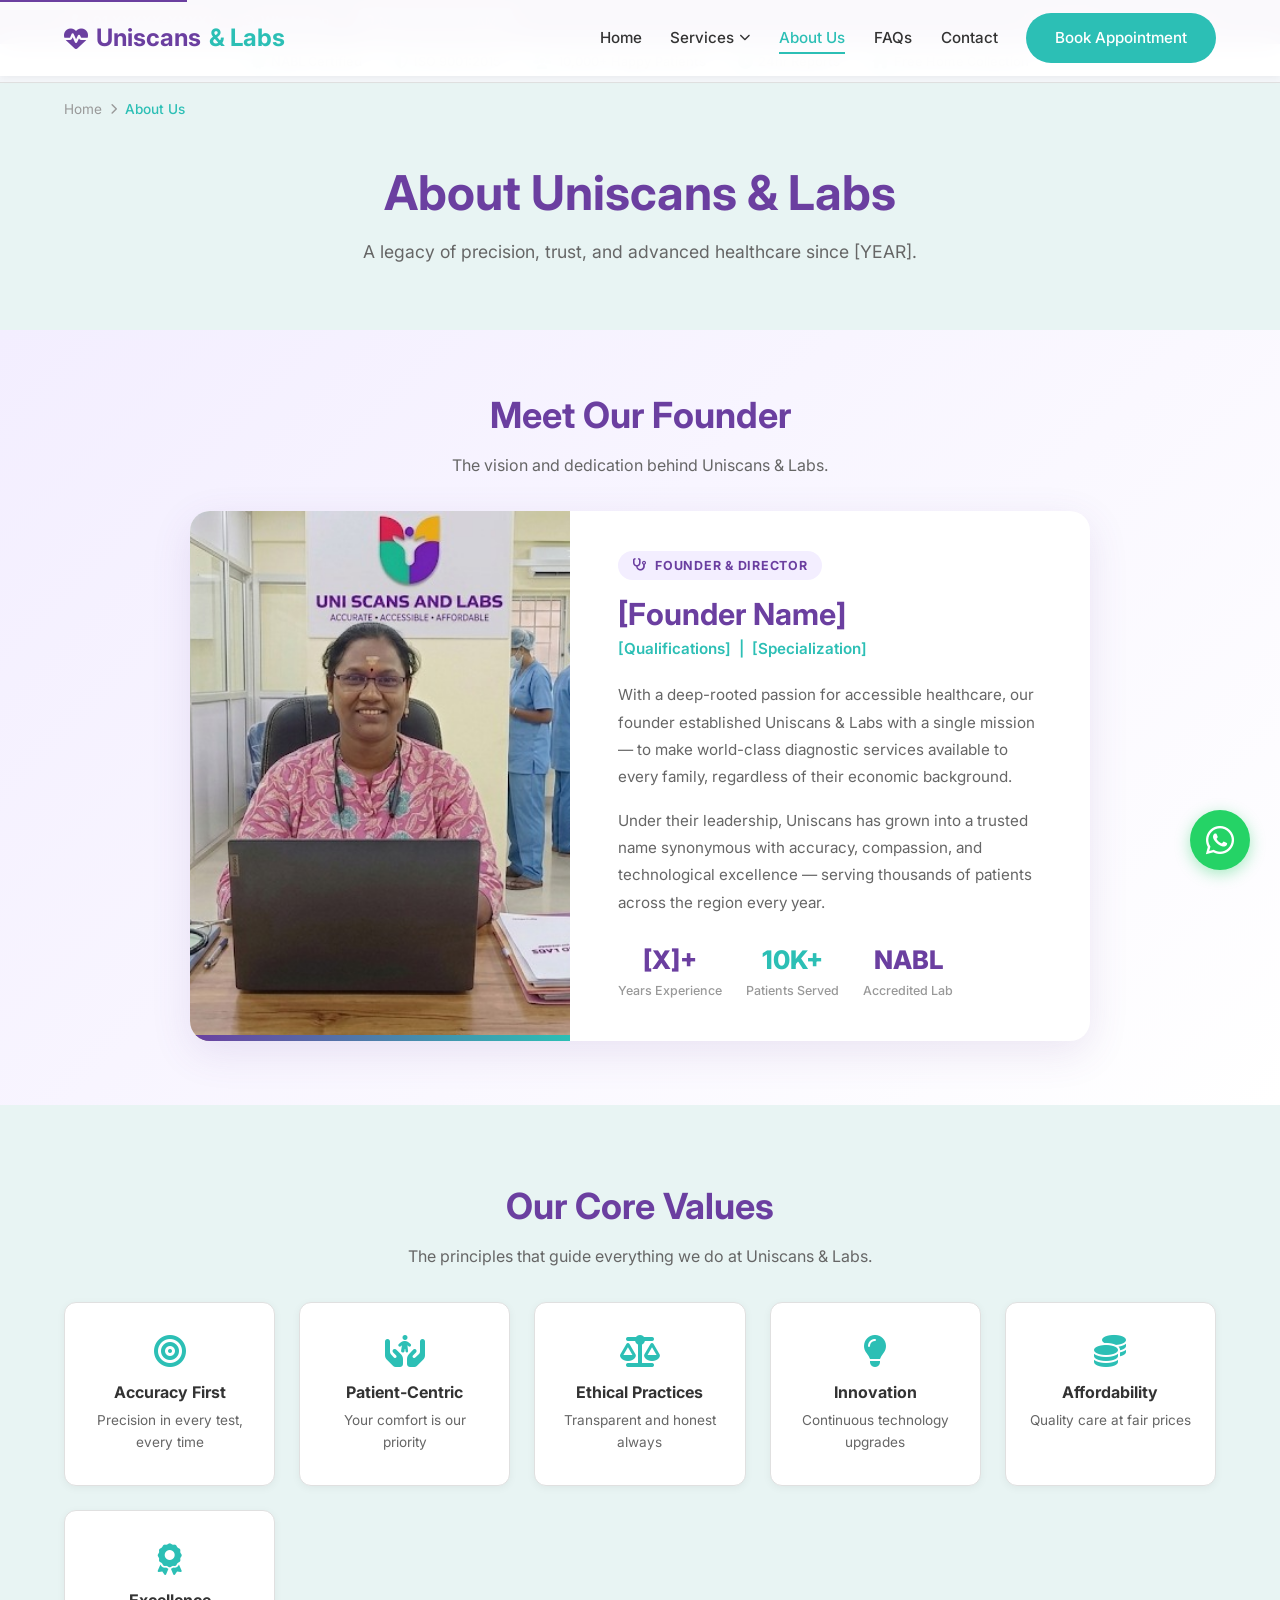
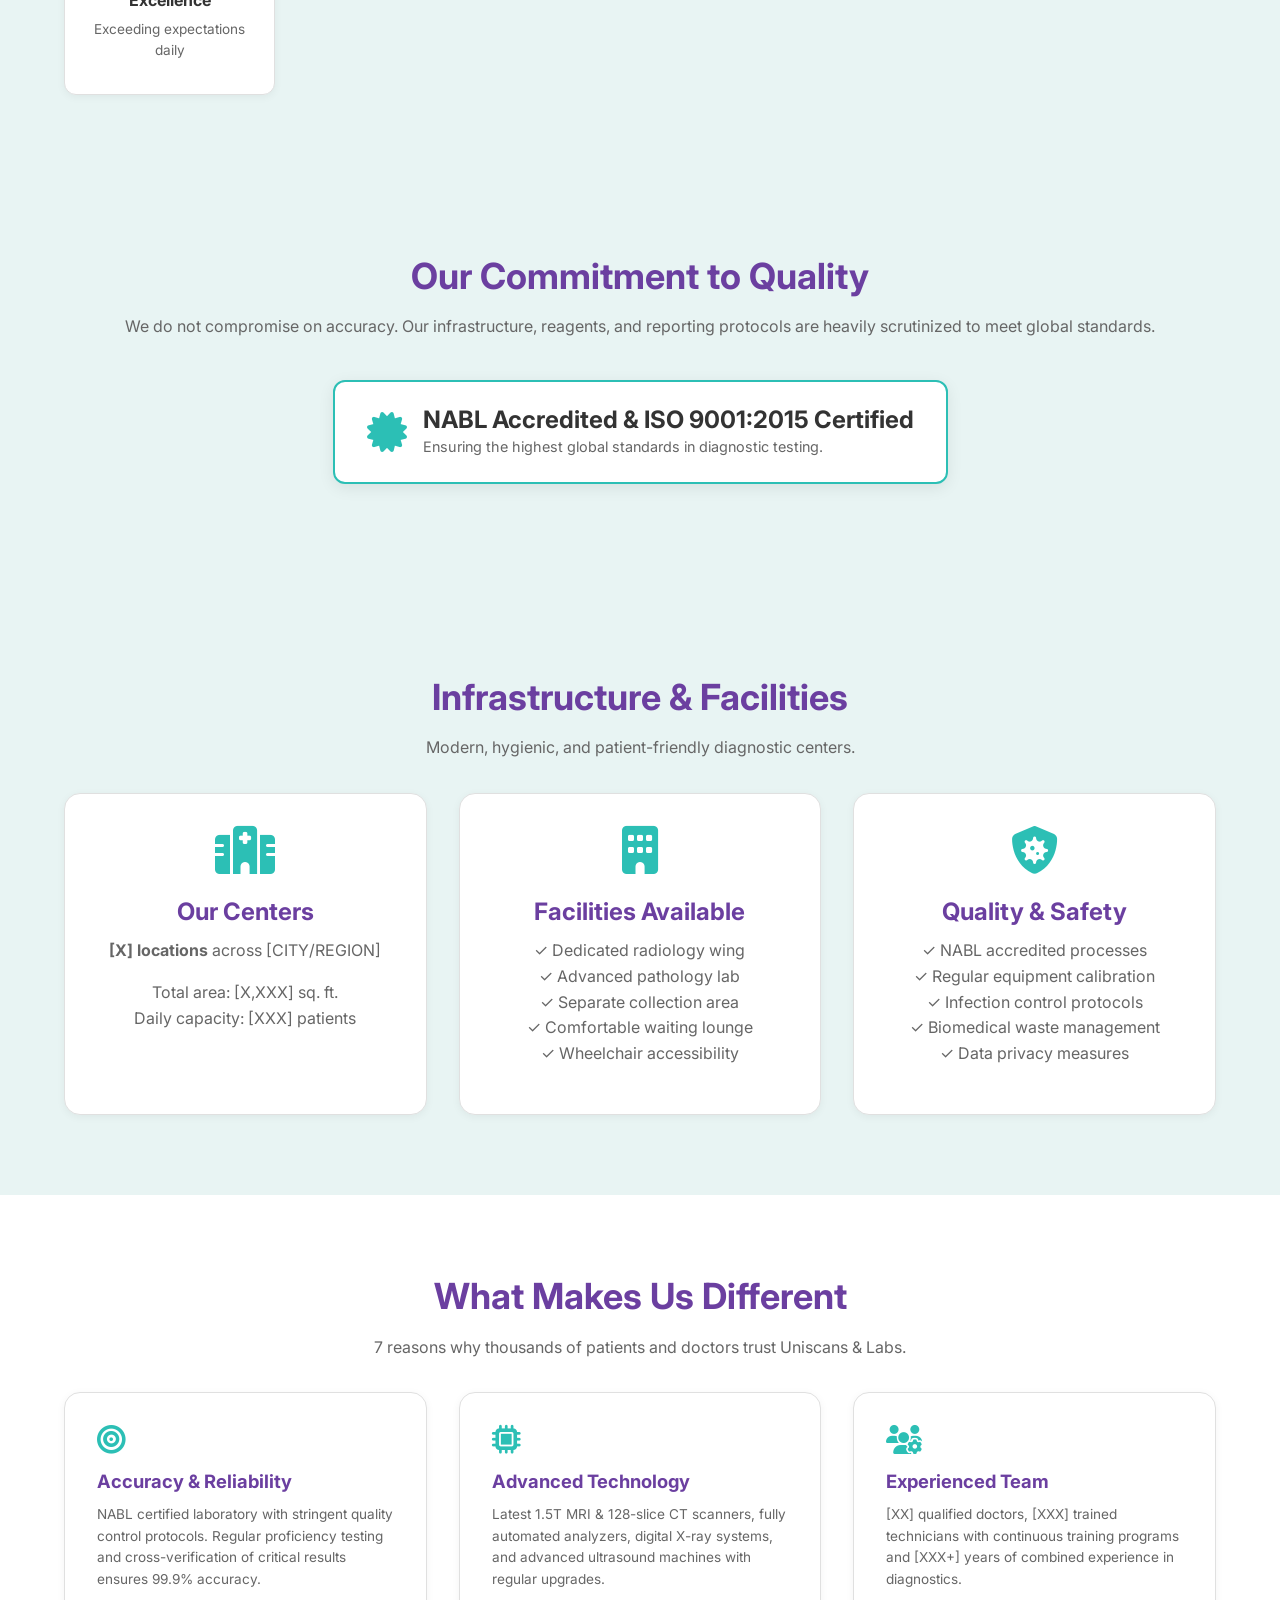
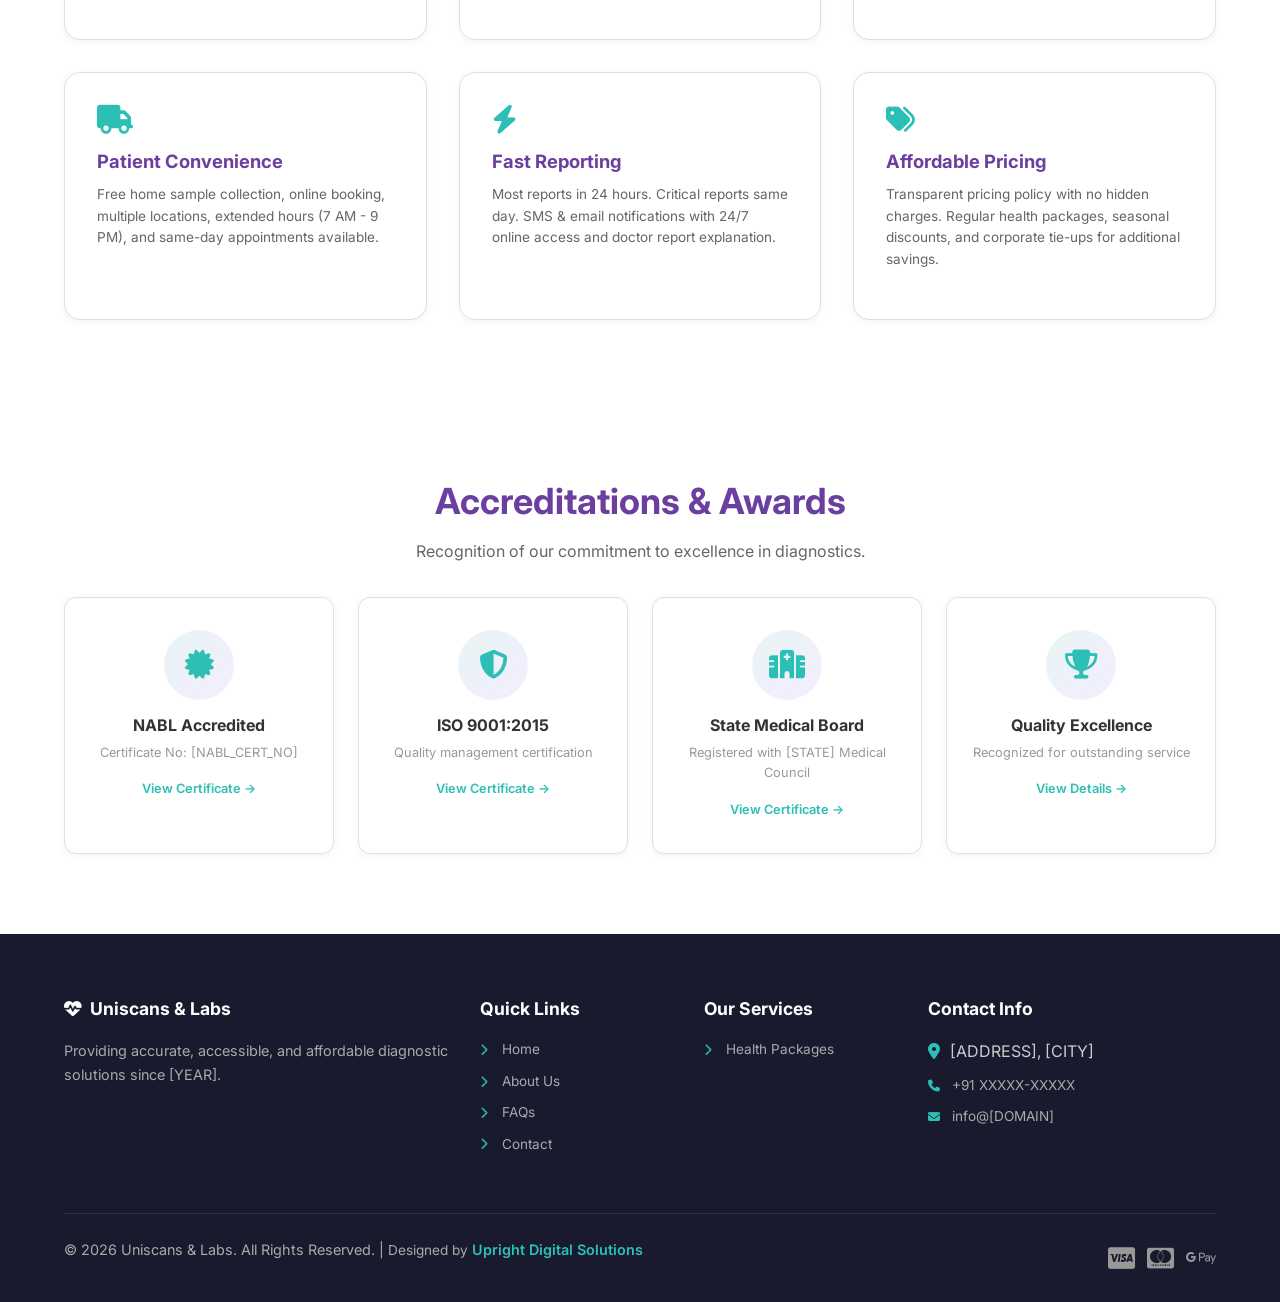
<file: about.html>
<!DOCTYPE html>
<html lang="en">
<head>
    <meta charset="UTF-8">
    <meta name="viewport" content="width=device-width, initial-scale=1.0">
    <title>About Us | Uniscans & Labs - Trusted Diagnostics Since [YEAR]</title>
    <meta name="description" content="Learn about Uniscans & Labs - our NABL accredited laboratory, experienced team of 50+ medical professionals, and our commitment to accurate, affordable diagnostics.">
    <link rel="stylesheet" href="styles.css">
    <link rel="stylesheet" href="https://cdnjs.cloudflare.com/ajax/libs/font-awesome/6.4.0/css/all.min.css">
    <style>
        @media (max-width: 720px) {
            .founder-card { grid-template-columns: 1fr !important; }
            .founder-card > div:first-child { min-height: 280px !important; }
            .founder-card > div:last-child { padding: 1.5rem !important; }
        }
    </style>
</head>
<body>

    <a href="#main-content" class="skip-to-main">Skip to Main Content</a>

    <!-- Top Bar -->
    <div class="top-bar"><div class="container"><div class="top-bar-left"><a href="tel:+91XXXXXXXXXX"><i class="fas fa-phone-alt"></i> +91 XXXXX-XXXXX</a><a href="https://wa.me/91XXXXXXXXXX" target="_blank" rel="noopener"><i class="fab fa-whatsapp"></i> WhatsApp</a><span class="location-badge"><i class="fas fa-map-marker-alt"></i> Now in [CITY_NAME]</span></div><div class="top-bar-right"><a href="reports.html">View Reports</a><span class="top-bar-divider">|</span><a href="reports.html">Track Test</a></div></div></div>

    <!-- Navbar -->
    <header class="navbar" id="navbar"><div class="container"><a href="index.html" class="logo"><i class="fas fa-heartbeat"></i> Uniscans <span>& Labs</span></a><nav class="nav-links" id="navLinks"><a href="index.html">Home</a><div class="nav-dropdown"><a href="packages.html">Services <i class="fas fa-chevron-down"></i></a><div class="dropdown-menu"><a href="packages.html"><i class="fas fa-box-open"></i> Health Packages</a></div></div><a href="about.html" class="active">About Us</a><a href="faq.html">FAQs</a><a href="contact.html">Contact</a><a href="appointment.html" class="btn btn-accent">Book Appointment</a></nav><div class="mobile-toggle" id="mobileToggle"><i class="fas fa-bars"></i></div></div></header>
    <div class="mobile-overlay" id="mobileOverlay"></div>

    <!-- Trust Bar -->
    <div class="trust-bar"><div class="trust-bar-inner"><div class="trust-bar-item"><i class="fas fa-certificate"></i> NABL Certified</div><div class="trust-bar-item"><i class="fas fa-shield-alt"></i> ISO 9001:2015</div><div class="trust-bar-item"><i class="fas fa-users"></i> 10,000+ Happy Patients</div><div class="trust-bar-item"><i class="fas fa-clock"></i> 24hr Reports</div><div class="trust-bar-item"><i class="fas fa-home"></i> Free Home Collection</div></div></div>

    <!-- Breadcrumb -->
    <div class="breadcrumb" style="padding-top: 1rem; background: var(--section-alt);"><div class="container"><ul class="breadcrumb-list"><li><a href="index.html">Home</a></li><li><span class="separator"><i class="fas fa-chevron-right"></i></span></li><li class="active">About Us</li></ul></div></div>

    <main id="main-content">

    <!-- Page Header -->
    <section class="section section-alt" style="padding-top: 2rem; padding-bottom: 3rem;">
        <div class="container text-center">
            <h1>About Uniscans & Labs</h1>
            <p style="font-size: 1.1rem;">A legacy of precision, trust, and advanced healthcare since [YEAR].</p>
        </div>
    </section>

    <!-- Founder / Leadership Section -->
    <section class="section" style="background: linear-gradient(135deg, var(--section-light-purple) 0%, #fff 100%); padding: 4rem 0;">
        <div class="container">
            <div class="text-center mb-2">
                <h2>Meet Our Founder</h2>
                <p>The vision and dedication behind Uniscans &amp; Labs.</p>
            </div>
            <div class="founder-card" style="
                display: grid;
                grid-template-columns: 380px 1fr;
                gap: 3rem;
                align-items: center;
                background: white;
                border-radius: 20px;
                box-shadow: 0 12px 40px rgba(107,63,160,0.12);
                overflow: hidden;
                max-width: 900px;
                margin: 0 auto;
            ">
                <!-- Photo -->
                <div style="position: relative; height: 100%; min-height: 420px;">
                    <img
                        src="founder.jpg"
                        alt="Founder of Uniscans & Labs at the diagnostic center"
                        style="
                            width: 100%;
                            height: 100%;
                            object-fit: cover;
                            object-position: center top;
                            display: block;
                        "
                        loading="lazy"
                        onerror="this.style.display='none'; this.nextElementSibling.style.display='flex';"
                    >
                    <!-- Fallback if image missing -->
                    <div style="
                        display: none;
                        width: 100%;
                        height: 420px;
                        background: linear-gradient(135deg, var(--section-light-purple), var(--section-alt));
                        align-items: center;
                        justify-content: center;
                        flex-direction: column;
                        gap: 1rem;
                        color: var(--purple);
                    ">
                        <i class="fas fa-user-md" style="font-size: 5rem; opacity: 0.4;"></i>
                        <p style="opacity: 0.6; font-size: 0.85rem; margin: 0;">Photo coming soon</p>
                    </div>
                    <!-- Accent bar -->
                    <div style="
                        position: absolute;
                        bottom: 0; left: 0; right: 0;
                        height: 6px;
                        background: linear-gradient(90deg, var(--purple), var(--teal));
                    "></div>
                </div>

                <!-- Bio -->
                <div style="padding: 2.5rem 2.5rem 2.5rem 0;">
                    <div style="
                        display: inline-flex;
                        align-items: center;
                        gap: 0.5rem;
                        background: var(--section-light-purple);
                        color: var(--purple);
                        font-size: 0.78rem;
                        font-weight: 700;
                        padding: 0.3rem 0.9rem;
                        border-radius: 50px;
                        letter-spacing: 0.06em;
                        text-transform: uppercase;
                        margin-bottom: 1rem;
                    ">
                        <i class="fas fa-stethoscope"></i> Founder &amp; Director
                    </div>
                    <h3 style="font-size: 1.9rem; color: var(--purple); margin-bottom: 0.25rem;">[Founder Name]</h3>
                    <p style="color: var(--teal); font-weight: 600; margin-bottom: 1.25rem; font-size: 0.95rem;">[Qualifications] &nbsp;|&nbsp; [Specialization]</p>

                    <p style="color: var(--text-light); line-height: 1.8; margin-bottom: 1rem; font-size: 0.95rem;">
                        With a deep-rooted passion for accessible healthcare, our founder established Uniscans &amp; Labs with a single mission — to make world-class diagnostic services available to every family, regardless of their economic background.
                    </p>
                    <p style="color: var(--text-light); line-height: 1.8; margin-bottom: 1.5rem; font-size: 0.95rem;">
                        Under their leadership, Uniscans has grown into a trusted name synonymous with accuracy, compassion, and technological excellence — serving thousands of patients across the region every year.
                    </p>

                    <div style="display: flex; gap: 1.5rem; flex-wrap: wrap;">
                        <div style="text-align: center;">
                            <div style="font-size: 1.6rem; font-weight: 800; color: var(--purple);">[X]+</div>
                            <div style="font-size: 0.78rem; color: var(--text-muted); font-weight: 500;">Years Experience</div>
                        </div>
                        <div style="text-align: center;">
                            <div style="font-size: 1.6rem; font-weight: 800; color: var(--teal);">10K+</div>
                            <div style="font-size: 0.78rem; color: var(--text-muted); font-weight: 500;">Patients Served</div>
                        </div>
                        <div style="text-align: center;">
                            <div style="font-size: 1.6rem; font-weight: 800; color: var(--purple);">NABL</div>
                            <div style="font-size: 0.78rem; color: var(--text-muted); font-weight: 500;">Accredited Lab</div>
                        </div>
                    </div>
                </div>
            </div>
        </div>
    </section>

    <!-- Core Values -->

    <section class="section section-alt">
        <div class="container">
            <div class="text-center mb-2">
                <h2>Our Core Values</h2>
                <p>The principles that guide everything we do at Uniscans & Labs.</p>
            </div>
            <div class="values-grid">
                <div class="value-card fade-in">
                    <i class="fas fa-bullseye"></i>
                    <h4>Accuracy First</h4>
                    <p>Precision in every test, every time</p>
                </div>
                <div class="value-card fade-in">
                    <i class="fas fa-hands-holding-child"></i>
                    <h4>Patient-Centric</h4>
                    <p>Your comfort is our priority</p>
                </div>
                <div class="value-card fade-in">
                    <i class="fas fa-scale-balanced"></i>
                    <h4>Ethical Practices</h4>
                    <p>Transparent and honest always</p>
                </div>
                <div class="value-card fade-in">
                    <i class="fas fa-lightbulb"></i>
                    <h4>Innovation</h4>
                    <p>Continuous technology upgrades</p>
                </div>
                <div class="value-card fade-in">
                    <i class="fas fa-coins"></i>
                    <h4>Affordability</h4>
                    <p>Quality care at fair prices</p>
                </div>
                <div class="value-card fade-in">
                    <i class="fas fa-award"></i>
                    <h4>Excellence</h4>
                    <p>Exceeding expectations daily</p>
                </div>
            </div>
        </div>
    </section>

    <!-- NABL Certification -->
    <section class="section section-alt text-center">
        <div class="container">
            <h2>Our Commitment to Quality</h2>
            <p>We do not compromise on accuracy. Our infrastructure, reagents, and reporting protocols are heavily scrutinized to meet global standards.</p>
            <div class="badge-nabl" style="display: inline-flex; text-align: left;">
                <i class="fas fa-certificate"></i>
                <div>
                    <h3 style="margin-bottom: 0; color: var(--text-main);">NABL Accredited & ISO 9001:2015 Certified</h3>
                    <p style="margin-bottom: 0px; font-size: 0.9rem;">Ensuring the highest global standards in diagnostic testing.</p>
                </div>
            </div>
        </div>
    </section>

    <!-- Infrastructure -->
    <section class="section section-alt">
        <div class="container">
            <div class="text-center mb-2">
                <h2>Infrastructure & Facilities</h2>
                <p>Modern, hygienic, and patient-friendly diagnostic centers.</p>
            </div>
            <div class="grid" style="grid-template-columns: repeat(auto-fit, minmax(300px, 1fr));">
                <div class="card fade-in">
                    <i class="fas fa-hospital card-icon"></i>
                    <h3>Our Centers</h3>
                    <p><strong>[X] locations</strong> across [CITY/REGION]</p>
                    <p>Total area: [X,XXX] sq. ft.<br>Daily capacity: [XXX] patients</p>
                </div>
                <div class="card fade-in">
                    <i class="fas fa-building card-icon"></i>
                    <h3>Facilities Available</h3>
                    <p>✓ Dedicated radiology wing<br>✓ Advanced pathology lab<br>✓ Separate collection area<br>✓ Comfortable waiting lounge<br>✓ Wheelchair accessibility</p>
                </div>
                <div class="card fade-in">
                    <i class="fas fa-shield-virus card-icon"></i>
                    <h3>Quality & Safety</h3>
                    <p>✓ NABL accredited processes<br>✓ Regular equipment calibration<br>✓ Infection control protocols<br>✓ Biomedical waste management<br>✓ Data privacy measures</p>
                </div>
            </div>
        </div>
    </section>

    <!-- Why Choose Us Detailed -->
    <section class="section">
        <div class="container">
            <div class="text-center mb-2">
                <h2>What Makes Us Different</h2>
                <p>7 reasons why thousands of patients and doctors trust Uniscans & Labs.</p>
            </div>
            <div class="grid" style="grid-template-columns: repeat(auto-fit, minmax(320px, 1fr));">
                <div class="card fade-in" style="text-align: left;">
                    <i class="fas fa-bullseye" style="font-size: 1.8rem; color: var(--teal); margin-bottom: 1rem;"></i>
                    <h3 style="font-size: 1.15rem;">Accuracy & Reliability</h3>
                    <p style="font-size: 0.85rem;">NABL certified laboratory with stringent quality control protocols. Regular proficiency testing and cross-verification of critical results ensures 99.9% accuracy.</p>
                </div>
                <div class="card fade-in" style="text-align: left;">
                    <i class="fas fa-microchip" style="font-size: 1.8rem; color: var(--teal); margin-bottom: 1rem;"></i>
                    <h3 style="font-size: 1.15rem;">Advanced Technology</h3>
                    <p style="font-size: 0.85rem;">Latest 1.5T MRI & 128-slice CT scanners, fully automated analyzers, digital X-ray systems, and advanced ultrasound machines with regular upgrades.</p>
                </div>
                <div class="card fade-in" style="text-align: left;">
                    <i class="fas fa-users-cog" style="font-size: 1.8rem; color: var(--teal); margin-bottom: 1rem;"></i>
                    <h3 style="font-size: 1.15rem;">Experienced Team</h3>
                    <p style="font-size: 0.85rem;">[XX] qualified doctors, [XXX] trained technicians with continuous training programs and [XXX+] years of combined experience in diagnostics.</p>
                </div>
                <div class="card fade-in" style="text-align: left;">
                    <i class="fas fa-truck" style="font-size: 1.8rem; color: var(--teal); margin-bottom: 1rem;"></i>
                    <h3 style="font-size: 1.15rem;">Patient Convenience</h3>
                    <p style="font-size: 0.85rem;">Free home sample collection, online booking, multiple locations, extended hours (7 AM - 9 PM), and same-day appointments available.</p>
                </div>
                <div class="card fade-in" style="text-align: left;">
                    <i class="fas fa-bolt" style="font-size: 1.8rem; color: var(--teal); margin-bottom: 1rem;"></i>
                    <h3 style="font-size: 1.15rem;">Fast Reporting</h3>
                    <p style="font-size: 0.85rem;">Most reports in 24 hours. Critical reports same day. SMS & email notifications with 24/7 online access and doctor report explanation.</p>
                </div>
                <div class="card fade-in" style="text-align: left;">
                    <i class="fas fa-tags" style="font-size: 1.8rem; color: var(--teal); margin-bottom: 1rem;"></i>
                    <h3 style="font-size: 1.15rem;">Affordable Pricing</h3>
                    <p style="font-size: 0.85rem;">Transparent pricing policy with no hidden charges. Regular health packages, seasonal discounts, and corporate tie-ups for additional savings.</p>
                </div>
            </div>
        </div>
    </section>

    <!-- Accreditations -->
    <section class="section">
        <div class="container">
            <div class="text-center mb-2">
                <h2>Accreditations & Awards</h2>
                <p>Recognition of our commitment to excellence in diagnostics.</p>
            </div>
            <div class="accreditations-grid">
                <div class="accreditation-card fade-in"><div class="acc-icon"><i class="fas fa-certificate"></i></div><h4>NABL Accredited</h4><p>Certificate No: [NABL_CERT_NO]</p><a href="#">View Certificate →</a></div>
                <div class="accreditation-card fade-in"><div class="acc-icon"><i class="fas fa-shield-alt"></i></div><h4>ISO 9001:2015</h4><p>Quality management certification</p><a href="#">View Certificate →</a></div>
                <div class="accreditation-card fade-in"><div class="acc-icon"><i class="fas fa-hospital"></i></div><h4>State Medical Board</h4><p>Registered with [STATE] Medical Council</p><a href="#">View Certificate →</a></div>
                <div class="accreditation-card fade-in"><div class="acc-icon"><i class="fas fa-trophy"></i></div><h4>Quality Excellence</h4><p>Recognized for outstanding service</p><a href="#">View Details →</a></div>
            </div>
        </div>
    </section>

    </main>

    <!-- Footer -->
    <footer class="footer">
        <div class="container">
            <div class="footer-grid">
                <div><h3 style="display: flex; align-items: center; gap: 0.5rem;"><i class="fas fa-heartbeat"></i> Uniscans & Labs</h3><p class="footer-about-text">Providing accurate, accessible, and affordable diagnostic solutions since [YEAR].</p></div>
                <div><h3>Quick Links</h3><ul class="footer-links"><li><a href="index.html"><i class="fas fa-chevron-right"></i> Home</a></li><li><a href="about.html"><i class="fas fa-chevron-right"></i> About Us</a></li><li><a href="faq.html"><i class="fas fa-chevron-right"></i> FAQs</a></li><li><a href="contact.html"><i class="fas fa-chevron-right"></i> Contact</a></li></ul></div>
                <div><h3>Our Services</h3><ul class="footer-links"><li><a href="packages.html"><i class="fas fa-chevron-right"></i> Health Packages</a></li></ul></div>
                <div><h3>Contact Info</h3><ul class="footer-links"><li><i class="fas fa-map-marker-alt" style="width: 18px; color: var(--teal);"></i> [ADDRESS], [CITY]</li><li><a href="tel:+91XXXXXXXXXX"><i class="fas fa-phone" style="width: 18px; color: var(--teal);"></i> +91 XXXXX-XXXXX</a></li><li><a href="mailto:info@[DOMAIN]"><i class="fas fa-envelope" style="width: 18px; color: var(--teal);"></i> info@[DOMAIN]</a></li></ul></div>
                
                
            </div>
            <div class="footer-bottom"><div class="footer-bottom-inner"><p>&copy; 2026 Uniscans & Labs. All Rights Reserved. | <span style="font-size: 0.85rem;">Designed by <a href="#" style="color: var(--teal); font-weight: 600;">Upright Digital Solutions</a></span></p><div class="payment-methods"><i class="fab fa-cc-visa"></i><i class="fab fa-cc-mastercard"></i><i class="fab fa-google-pay"></i></div></div></div>
        </div>
    </footer>

    <a href="https://wa.me/91XXXXXXXXXX?text=Hi%2C%20I%20want%20to%20book%20a%20test." class="whatsapp-float" aria-label="Chat on WhatsApp" target="_blank" rel="noopener"><i class="fab fa-whatsapp"></i><span class="tooltip">Chat with us</span></a>
    <button class="back-to-top" id="backToTop" aria-label="Scroll to top"><i class="fas fa-arrow-up"></i></button>
    <script src="script.js"></script>
</body>
</html>
</file>
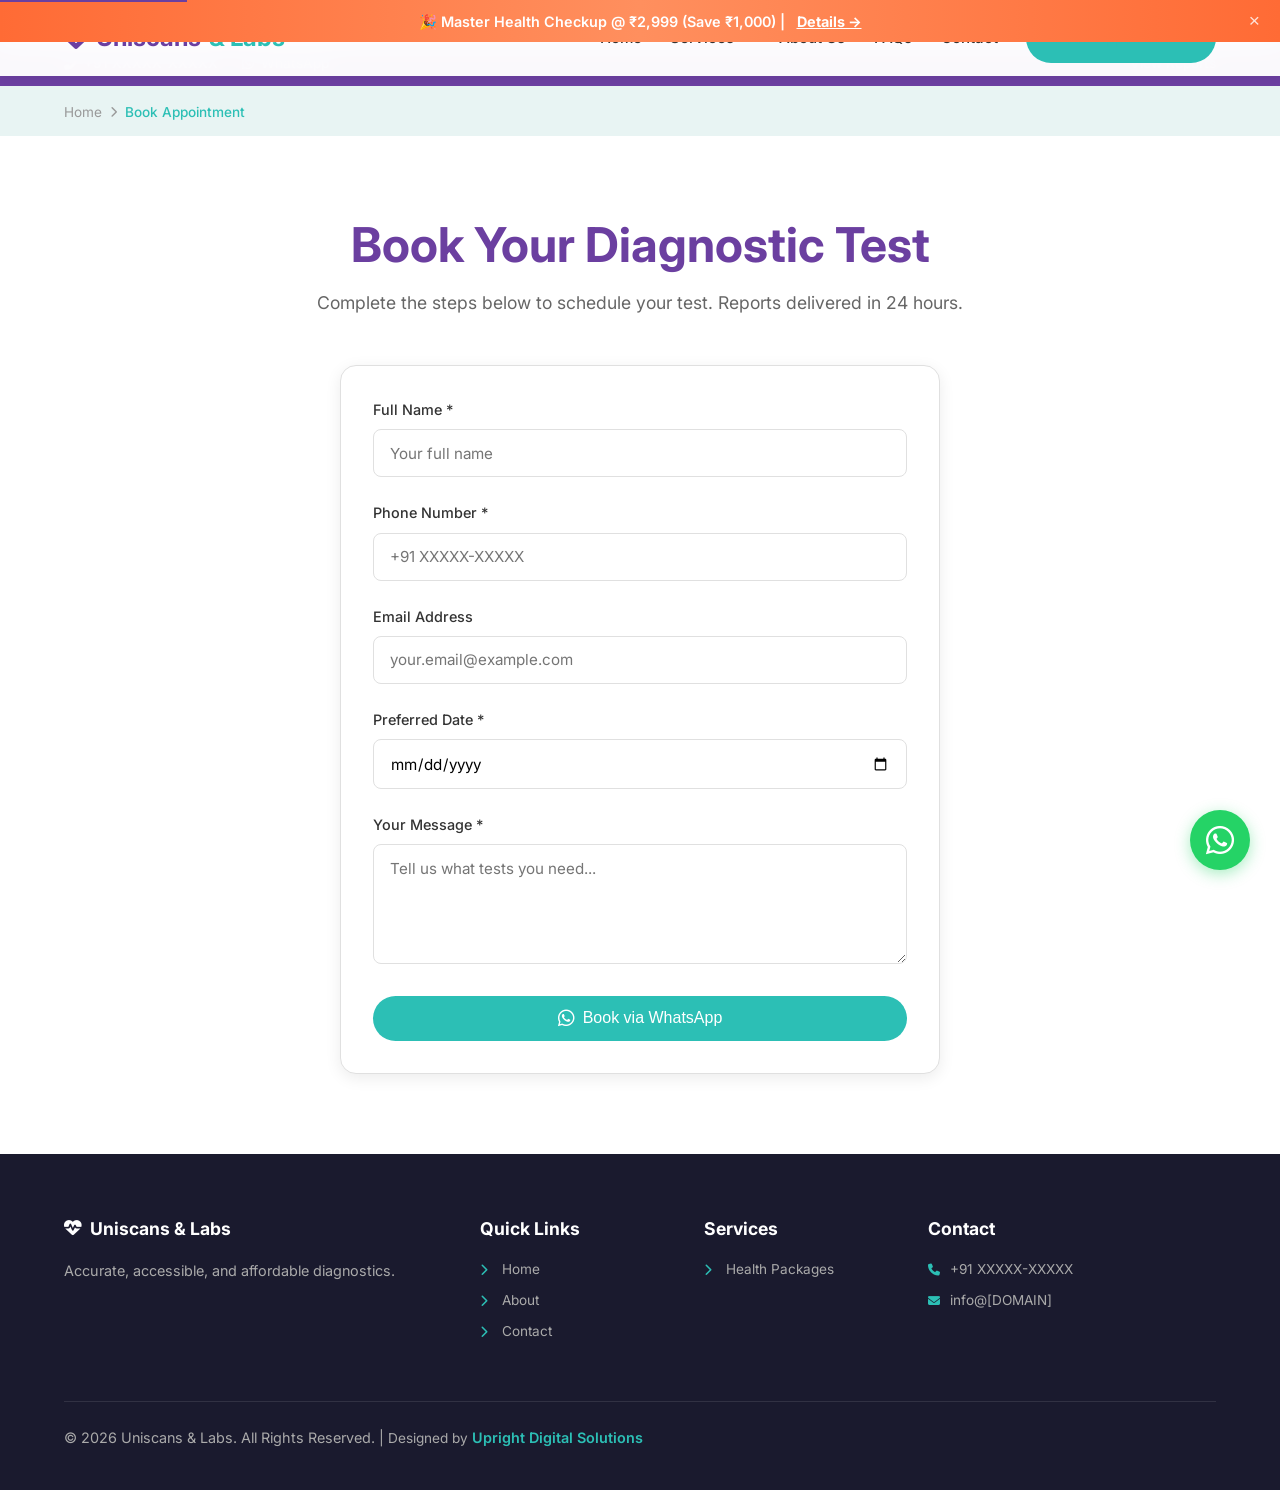
<file: appointment.html>
<!DOCTYPE html>
<html lang="en">
<head>
    <meta charset="UTF-8">
    <meta name="viewport" content="width=device-width, initial-scale=1.0">
    <title>Book Appointment | Uniscans & Labs - Quick Online Booking</title>
    <meta name="description" content="Book your diagnostic test online at Uniscans & Labs. Quick 5-step booking for MRI, CT Scan, Blood Tests, Health Packages. Same day appointments available.">
    <link rel="stylesheet" href="styles.css">
    <link rel="stylesheet" href="https://cdnjs.cloudflare.com/ajax/libs/font-awesome/6.4.0/css/all.min.css">
</head>
<body>

    <a href="#main-content" class="skip-to-main">Skip to Main Content</a>
    <div class="promo-banner" id="promoBanner">🎉 Master Health Checkup @ ₹2,999 (Save ₹1,000) | <a href="packages.html">Details →</a><button class="promo-close" id="promoClose" aria-label="Close">×</button></div>
    <div class="top-bar"><div class="container"><div class="top-bar-left"><a href="tel:+91XXXXXXXXXX"><i class="fas fa-phone-alt"></i> +91 XXXXX-XXXXX</a><a href="https://wa.me/91XXXXXXXXXX" target="_blank" rel="noopener"><i class="fab fa-whatsapp"></i> WhatsApp</a></div><div class="top-bar-right"><a href="reports.html">View Reports</a></div></div></div>
    <header class="navbar" id="navbar"><div class="container"><a href="index.html" class="logo"><i class="fas fa-heartbeat"></i> Uniscans <span>& Labs</span></a><nav class="nav-links" id="navLinks"><a href="index.html">Home</a><div class="nav-dropdown"><a href="packages.html">Services <i class="fas fa-chevron-down"></i></a><div class="dropdown-menu"><a href="packages.html"><i class="fas fa-box-open"></i> Health Packages</a></div></div><a href="about.html">About Us</a><a href="faq.html">FAQs</a><a href="contact.html">Contact</a><a href="appointment.html" class="btn btn-accent active">Book Appointment</a></nav><div class="mobile-toggle" id="mobileToggle"><i class="fas fa-bars"></i></div></div></header>
    <div class="mobile-overlay" id="mobileOverlay"></div>
    <div class="breadcrumb" style="padding-top: 1rem; background: var(--section-alt);"><div class="container"><ul class="breadcrumb-list"><li><a href="index.html">Home</a></li><li><span class="separator"><i class="fas fa-chevron-right"></i></span></li><li class="active">Book Appointment</li></ul></div></div>

    <main id="main-content">

    <section class="section" style="padding-bottom: 2rem;">
        <div class="container text-center">
            <h1>Book Your Diagnostic Test</h1>
            <p style="font-size: 1.1rem;">Complete the steps below to schedule your test. Reports delivered in 24 hours.</p>
        </div>
    </section>

    <section class="section" style="padding-top: 0;">
        <div class="container">

            <!-- Progress Bar -->
            
            <div class="form-container" style="max-width: 600px; margin: 0 auto; background: white; padding: 2rem; border-radius: var(--radius-lg); box-shadow: var(--shadow-md);">
                <form id="inquiryWhatsAppForm">
                    <div class="form-group">
                        <label for="inqName">Full Name *</label>
                        <input type="text" id="inqName" class="form-control" placeholder="Your full name" required>
                    </div>
                    <div class="form-group">
                        <label for="inqPhone">Phone Number *</label>
                        <input type="tel" id="inqPhone" class="form-control" placeholder="+91 XXXXX-XXXXX" required>
                    </div>
                    <div class="form-group">
                        <label for="inqEmail">Email Address</label>
                        <input type="email" id="inqEmail" class="form-control" placeholder="your.email@example.com">
                    </div>
                    <div class="form-group">
                        <label for="inqDate">Preferred Date *</label>
                        <input type="date" id="inqDate" class="form-control" required>
                    </div>
                    <div class="form-group">
                        <label for="inqMessage">Your Message *</label>
                        <textarea id="inqMessage" class="form-control" rows="4" placeholder="Tell us what tests you need..." required></textarea>
                    </div>
                    <button type="submit" class="btn btn-accent" style="width: 100%; display: flex; justify-content: center; align-items: center; gap: 0.5rem;">
                        <i class="fab fa-whatsapp" style="font-size: 1.2rem;"></i> Book via WhatsApp
                    </button>
                </form>
            </div>

        </div>
    </section>

    </main>

    <footer class="footer">
        <div class="container">
            <div class="footer-grid">
                <div><h3 style="display: flex; align-items: center; gap: 0.5rem;"><i class="fas fa-heartbeat"></i> Uniscans & Labs</h3><p class="footer-about-text">Accurate, accessible, and affordable diagnostics.</p></div>
                <div><h3>Quick Links</h3><ul class="footer-links"><li><a href="index.html"><i class="fas fa-chevron-right"></i> Home</a></li><li><a href="about.html"><i class="fas fa-chevron-right"></i> About</a></li><li><a href="contact.html"><i class="fas fa-chevron-right"></i> Contact</a></li></ul></div>
                <div><h3>Services</h3><ul class="footer-links"><li><a href="packages.html"><i class="fas fa-chevron-right"></i> Health Packages</a></li></ul></div>
                <div><h3>Contact</h3><ul class="footer-links"><li><a href="tel:+91XXXXXXXXXX"><i class="fas fa-phone"></i> +91 XXXXX-XXXXX</a></li><li><a href="mailto:info@[DOMAIN]"><i class="fas fa-envelope"></i> info@[DOMAIN]</a></li></ul></div>
                
                
            </div>
            <div class="footer-bottom"><div class="footer-bottom-inner"><p>&copy; 2026 Uniscans & Labs. All Rights Reserved. | <span style="font-size: 0.85rem;">Designed by <a href="#" style="color: var(--teal); font-weight: 600;">Upright Digital Solutions</a></span></p></div></div>
        </div>
    </footer>

    <a href="https://wa.me/91XXXXXXXXXX" class="whatsapp-float" aria-label="Chat on WhatsApp" target="_blank" rel="noopener"><i class="fab fa-whatsapp"></i><span class="tooltip">Need help booking?</span></a>
    <button class="back-to-top" id="backToTop" aria-label="Scroll to top"><i class="fas fa-arrow-up"></i></button>
    <script src="script.js"></script>
</body>
</html>
</file>
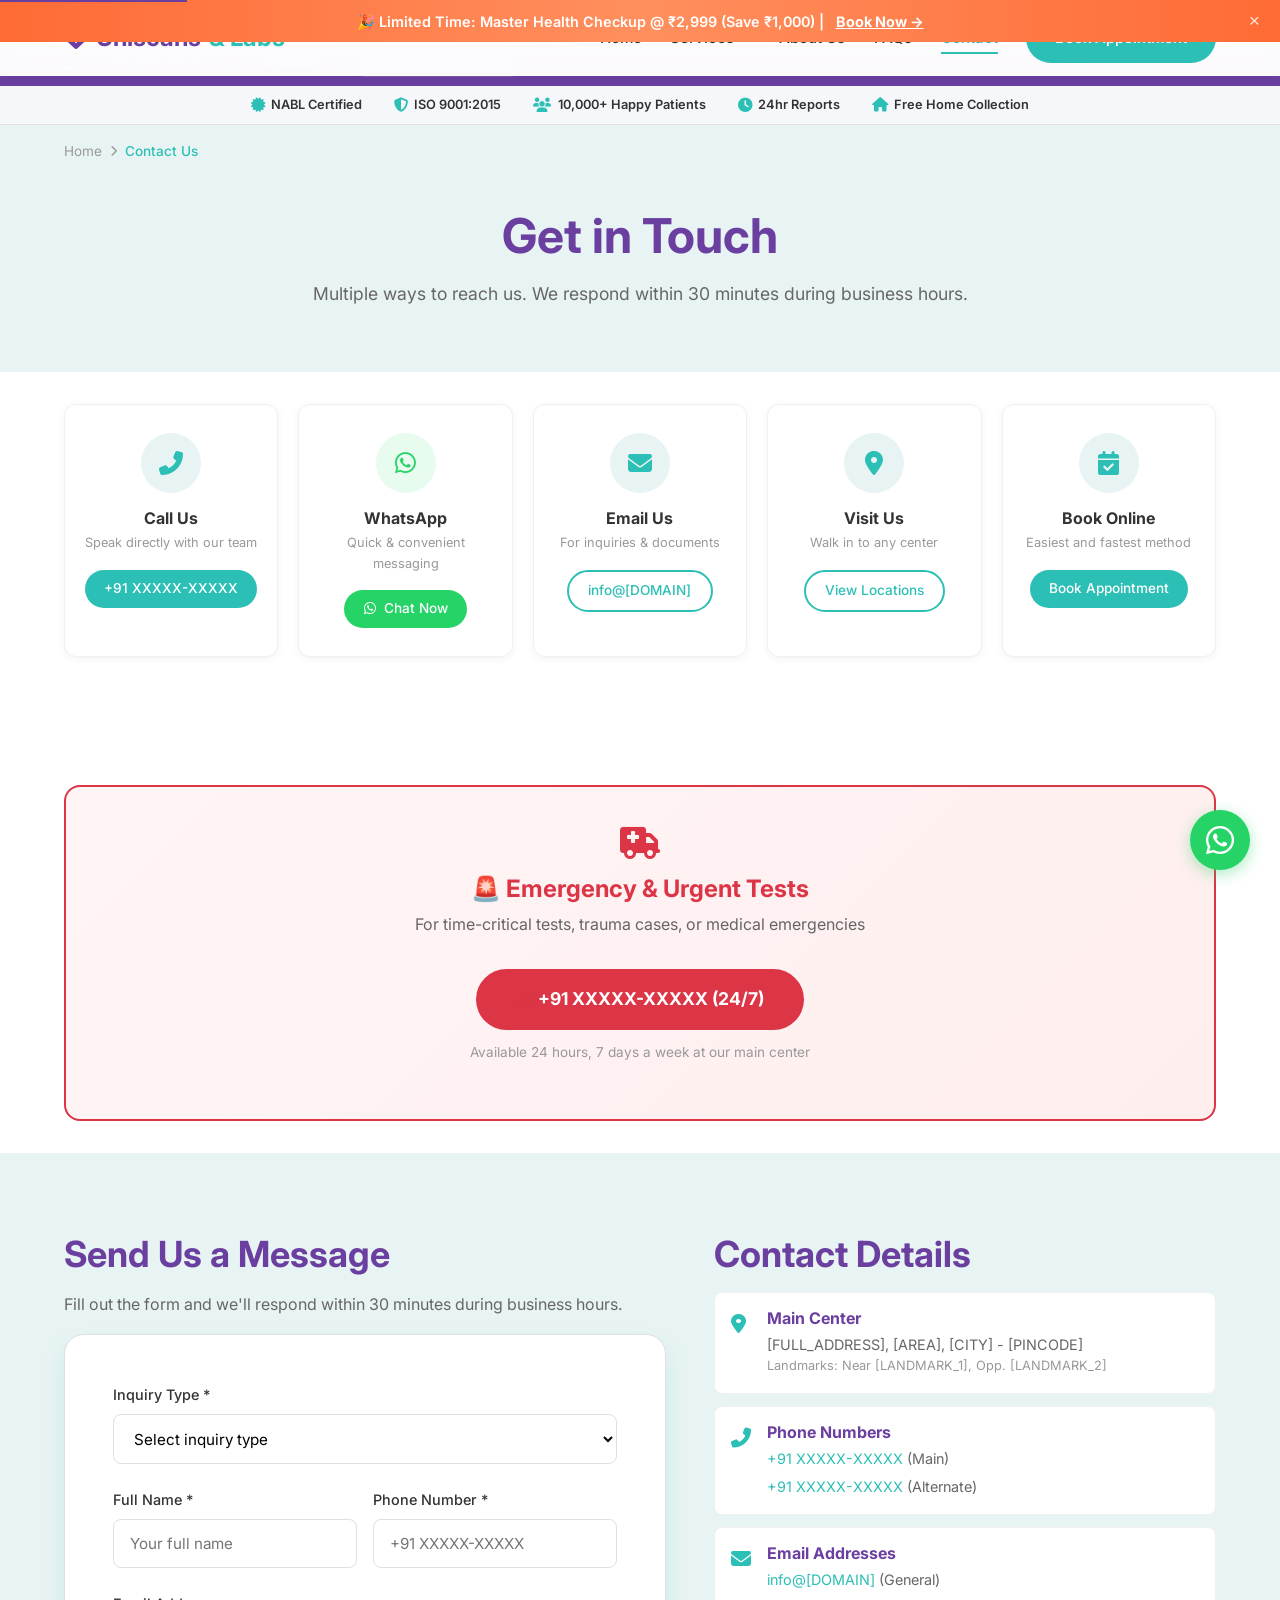
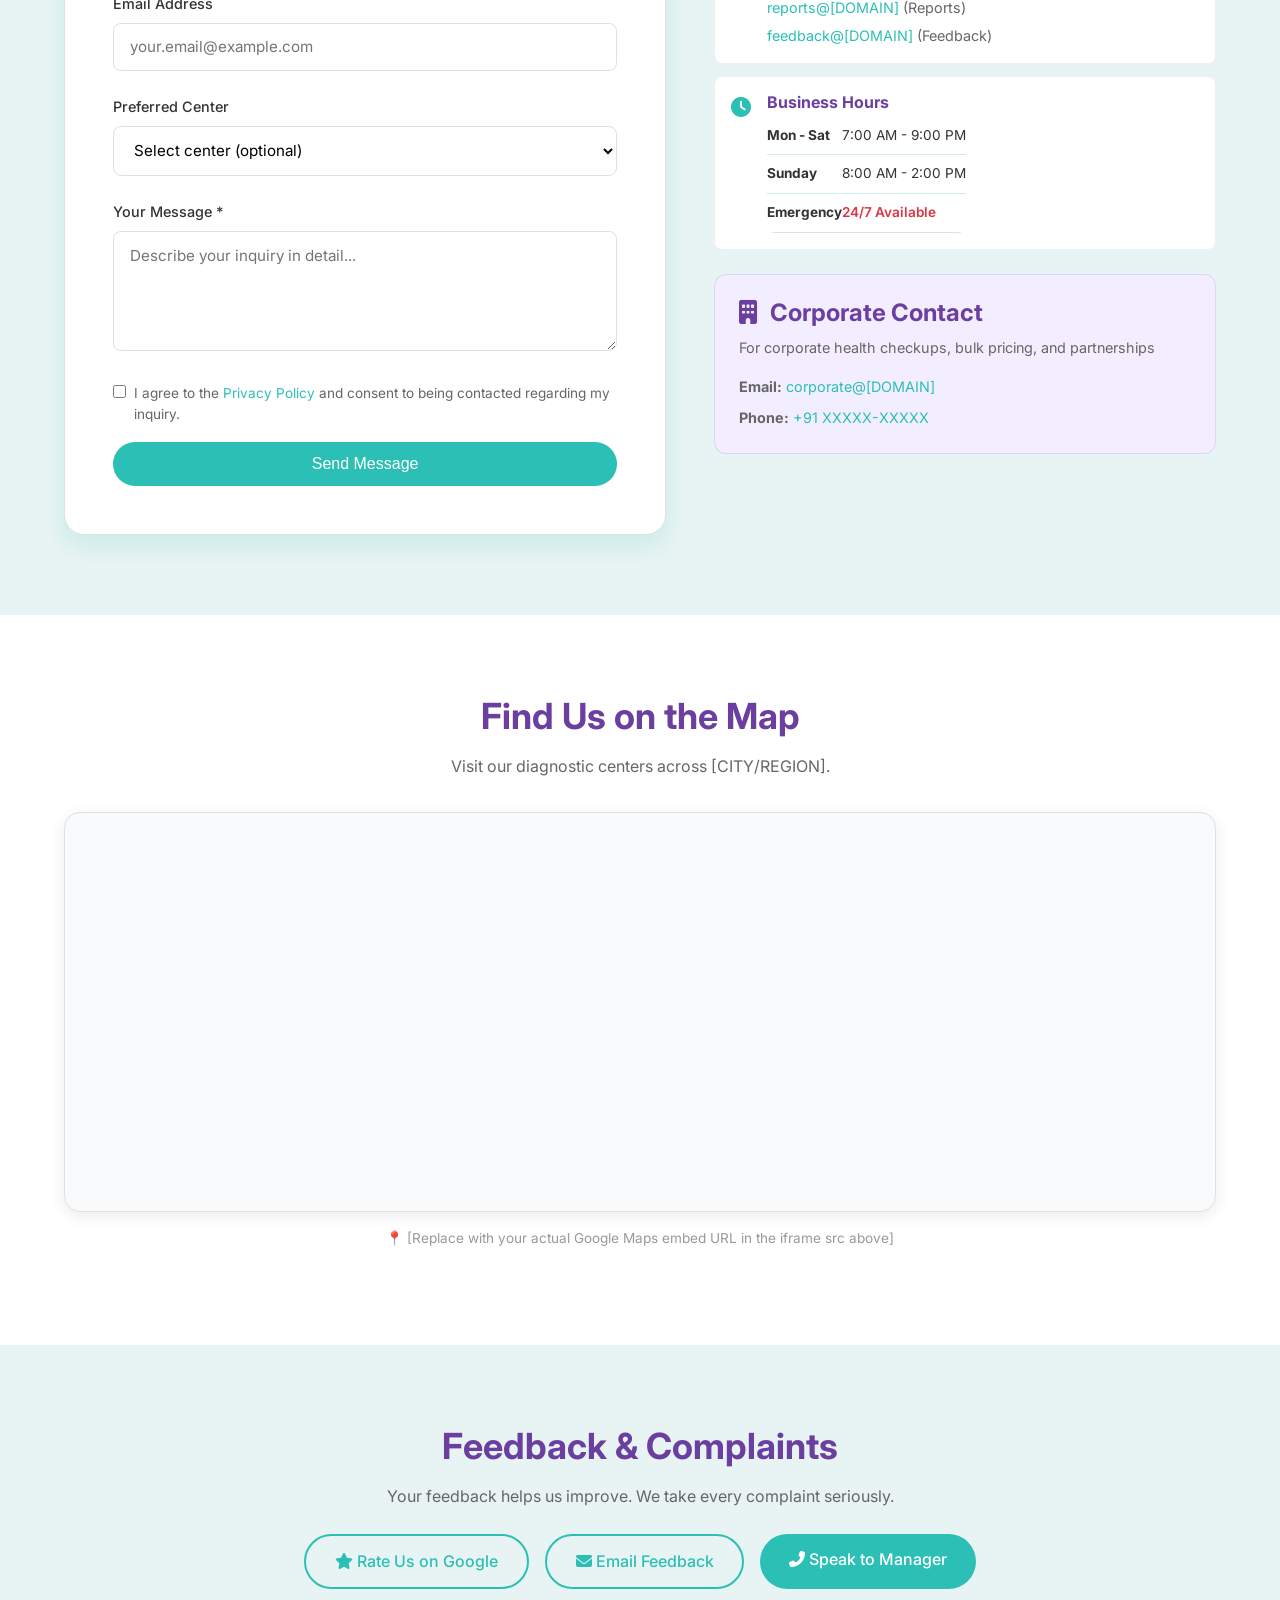
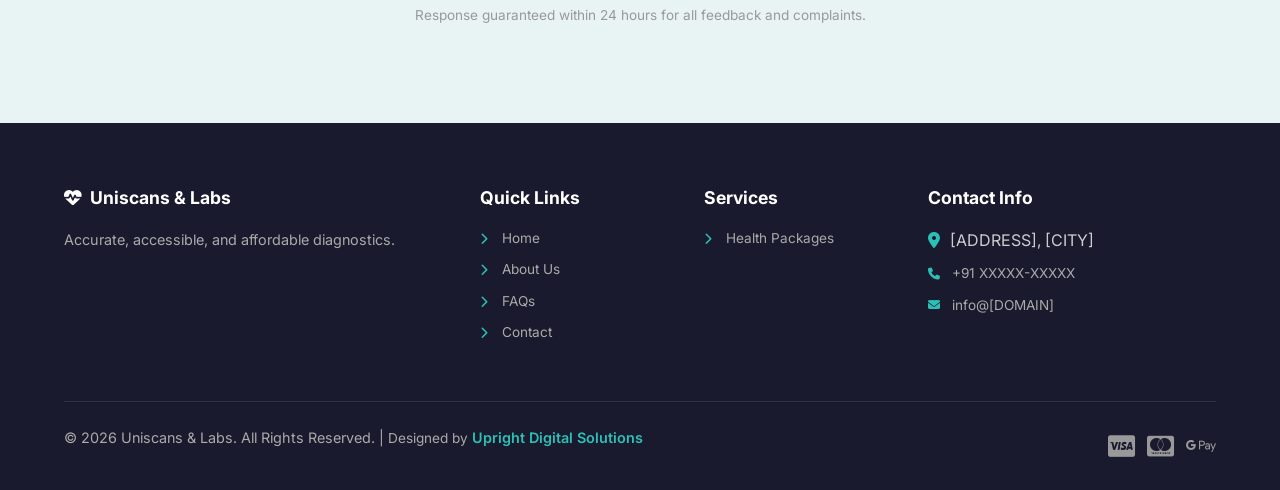
<file: contact.html>
<!DOCTYPE html>
<html lang="en">
<head>
    <meta charset="UTF-8">
    <meta name="viewport" content="width=device-width, initial-scale=1.0">
    <title>Contact Us | Uniscans & Labs - Multiple Ways to Reach Us</title>
    <meta name="description" content="Contact Uniscans & Labs: Call, WhatsApp, Email, or Visit. Find our addresses, directions, business hours, and submit inquiries.">
    <link rel="stylesheet" href="styles.css">
    <link rel="stylesheet" href="https://cdnjs.cloudflare.com/ajax/libs/font-awesome/6.4.0/css/all.min.css">
</head>
<body>

    <a href="#main-content" class="skip-to-main">Skip to Main Content</a>
    <div class="promo-banner" id="promoBanner">🎉 Limited Time: Master Health Checkup @ ₹2,999 (Save ₹1,000) | <a href="packages.html">Book Now →</a><button class="promo-close" id="promoClose" aria-label="Close">×</button></div>
    <div class="top-bar"><div class="container"><div class="top-bar-left"><a href="tel:+91XXXXXXXXXX"><i class="fas fa-phone-alt"></i> +91 XXXXX-XXXXX</a><a href="https://wa.me/91XXXXXXXXXX" target="_blank" rel="noopener"><i class="fab fa-whatsapp"></i> WhatsApp</a><span class="location-badge"><i class="fas fa-map-marker-alt"></i> Now in [CITY_NAME]</span></div><div class="top-bar-right"><a href="reports.html">View Reports</a><span class="top-bar-divider">|</span><a href="reports.html">Track Test</a></div></div></div>
    <header class="navbar" id="navbar"><div class="container"><a href="index.html" class="logo"><i class="fas fa-heartbeat"></i> Uniscans <span>& Labs</span></a><nav class="nav-links" id="navLinks"><a href="index.html">Home</a><div class="nav-dropdown"><a href="packages.html">Services <i class="fas fa-chevron-down"></i></a><div class="dropdown-menu"><a href="packages.html"><i class="fas fa-box-open"></i> Health Packages</a></div></div><a href="about.html">About Us</a><a href="faq.html">FAQs</a><a href="contact.html" class="active">Contact</a><a href="appointment.html" class="btn btn-accent">Book Appointment</a></nav><div class="mobile-toggle" id="mobileToggle"><i class="fas fa-bars"></i></div></div></header>
    <div class="mobile-overlay" id="mobileOverlay"></div>
    <div class="trust-bar"><div class="trust-bar-inner"><div class="trust-bar-item"><i class="fas fa-certificate"></i> NABL Certified</div><div class="trust-bar-item"><i class="fas fa-shield-alt"></i> ISO 9001:2015</div><div class="trust-bar-item"><i class="fas fa-users"></i> 10,000+ Happy Patients</div><div class="trust-bar-item"><i class="fas fa-clock"></i> 24hr Reports</div><div class="trust-bar-item"><i class="fas fa-home"></i> Free Home Collection</div></div></div>
    <div class="breadcrumb" style="padding-top: 1rem; background: var(--section-alt);"><div class="container"><ul class="breadcrumb-list"><li><a href="index.html">Home</a></li><li><span class="separator"><i class="fas fa-chevron-right"></i></span></li><li class="active">Contact Us</li></ul></div></div>

    <main id="main-content">

    <section class="section section-alt" style="padding-top: 2rem; padding-bottom: 3rem;">
        <div class="container text-center">
            <h1>Get in Touch</h1>
            <p style="font-size: 1.1rem;">Multiple ways to reach us. We respond within 30 minutes during business hours.</p>
        </div>
    </section>

    <!-- 5 Contact Method Cards -->
    <section class="section" style="padding-top: 2rem;">
        <div class="container">
            <div class="contact-methods-grid">
                <div class="contact-method-card fade-in">
                    <div class="cm-icon"><i class="fas fa-phone-alt"></i></div>
                    <h4>Call Us</h4>
                    <p>Speak directly with our team</p>
                    <a href="tel:+91XXXXXXXXXX" class="btn btn-primary btn-sm">+91 XXXXX-XXXXX</a>
                </div>
                <div class="contact-method-card fade-in">
                    <div class="cm-icon" style="background: rgba(37, 211, 102, 0.1); color: var(--whatsapp-green);"><i class="fab fa-whatsapp"></i></div>
                    <h4>WhatsApp</h4>
                    <p>Quick & convenient messaging</p>
                    <a href="https://wa.me/91XXXXXXXXXX?text=Hi%2C%20I%20need%20assistance." target="_blank" rel="noopener" class="btn btn-whatsapp btn-sm"><i class="fab fa-whatsapp"></i> Chat Now</a>
                </div>
                <div class="contact-method-card fade-in">
                    <div class="cm-icon"><i class="fas fa-envelope"></i></div>
                    <h4>Email Us</h4>
                    <p>For inquiries & documents</p>
                    <a href="mailto:info@[DOMAIN]" class="btn btn-outline btn-sm">info@[DOMAIN]</a>
                </div>
                <div class="contact-method-card fade-in">
                    <div class="cm-icon"><i class="fas fa-map-marker-alt"></i></div>
                    <h4>Visit Us</h4>
                    <p>Walk in to any center</p>
                    <a href="#locations" class="btn btn-outline btn-sm">View Locations</a>
                </div>
                <div class="contact-method-card fade-in">
                    <div class="cm-icon"><i class="fas fa-calendar-check"></i></div>
                    <h4>Book Online</h4>
                    <p>Easiest and fastest method</p>
                    <a href="appointment.html" class="btn btn-accent btn-sm">Book Appointment</a>
                </div>
            </div>
        </div>
    </section>

    <!-- Emergency Contact -->
    <section class="section" style="padding-top: 0; padding-bottom: 2rem;">
        <div class="container">
            <div class="emergency-box fade-in">
                <i class="fas fa-ambulance" style="font-size: 2rem; margin-bottom: 1rem;"></i>
                <h3>🚨 Emergency & Urgent Tests</h3>
                <p>For time-critical tests, trauma cases, or medical emergencies</p>
                <a href="tel:+91XXXXXXXXXX" class="btn btn-emergency btn-lg" style="margin-top: 1rem;"><i class="fas fa-phone-alt"></i> +91 XXXXX-XXXXX (24/7)</a>
                <p style="font-size: 0.85rem; color: var(--text-muted); margin-top: 0.75rem;">Available 24 hours, 7 days a week at our main center</p>
            </div>
        </div>
    </section>

    <!-- Contact Form + Info Grid -->
    <section class="section section-alt">
        <div class="container">
            <div class="contact-grid">
                <!-- Contact Form -->
                <div>
                    <h2>Send Us a Message</h2>
                    <p>Fill out the form and we'll respond within 30 minutes during business hours.</p>
                    
                    <div class="form-container" style="max-width: none; margin: 0;">
                        <div id="form-success">✅ Your message has been sent successfully! We will contact you shortly.</div>
                        <form id="contactForm">
                            <div class="form-group">
                                <label for="inquiryType">Inquiry Type *</label>
                                <select id="inquiryType" class="form-control" required>
                                    <option value="">Select inquiry type</option>
                                    <option value="booking">Test Booking / Appointment</option>
                                    <option value="pricing">Pricing & Packages</option>
                                    <option value="report">Report Related</option>
                                    <option value="home">Home Collection</option>
                                    <option value="corporate">Corporate Inquiry</option>
                                    <option value="feedback">Feedback / Complaint</option>
                                    <option value="other">Other</option>
                                </select>
                            </div>
                            <div class="form-row">
                                <div class="form-group">
                                    <label for="contactName">Full Name *</label>
                                    <input type="text" id="contactName" class="form-control" placeholder="Your full name" required>
                                    <span class="form-error">Please enter your name</span>
                                </div>
                                <div class="form-group">
                                    <label for="contactPhone">Phone Number *</label>
                                    <input type="tel" id="contactPhone" class="form-control" placeholder="+91 XXXXX-XXXXX" required>
                                    <span class="form-error">Please enter valid 10-digit number</span>
                                </div>
                            </div>
                            <div class="form-group">
                                <label for="contactEmail">Email Address</label>
                                <input type="email" id="contactEmail" class="form-control" placeholder="your.email@example.com">
                                <span class="form-error">Please enter a valid email</span>
                            </div>
                            <div class="form-group">
                                <label for="preferredCenter">Preferred Center</label>
                                <select id="preferredCenter" class="form-control">
                                    <option value="">Select center (optional)</option>
                                    <option value="main">[CITY] - Main Center</option>
                                    <option value="branch1">[CITY] - [AREA_1] Branch</option>
                                    <option value="branch2">[CITY] - [AREA_2] Branch</option>
                                </select>
                            </div>
                            <div class="form-group">
                                <label for="contactMessage">Your Message *</label>
                                <textarea id="contactMessage" class="form-control" placeholder="Describe your inquiry in detail..." required></textarea>
                                <span class="form-error">Please enter your message</span>
                            </div>

                            <div class="form-check">
                                <input type="checkbox" id="privacyConsent" required>
                                <label for="privacyConsent">I agree to the <a href="privacy.html" style="color: var(--teal);">Privacy Policy</a> and consent to being contacted regarding my inquiry.</label>
                            </div>
                            <button type="submit" class="btn btn-accent" style="width: 100%;">Send Message</button>
                        </form>
                    </div>
                </div>

                <!-- Contact Details -->
                <div>
                    <h2>Contact Details</h2>
                    
                    <div class="contact-info-card fade-in">
                        <i class="fas fa-map-marker-alt"></i>
                        <div>
                            <h4 style="color: var(--purple); margin-bottom: 0.3rem;">Main Center</h4>
                            <p style="margin-bottom: 0; font-size: 0.9rem;">[FULL_ADDRESS], [AREA], [CITY] - [PINCODE]</p>
                            <p style="margin-bottom: 0; font-size: 0.8rem; color: var(--text-muted);">Landmarks: Near [LANDMARK_1], Opp. [LANDMARK_2]</p>
                        </div>
                    </div>
                    <div class="contact-info-card fade-in">
                        <i class="fas fa-phone-alt"></i>
                        <div>
                            <h4 style="color: var(--purple); margin-bottom: 0.3rem;">Phone Numbers</h4>
                            <p style="margin-bottom: 0.3rem; font-size: 0.9rem;"><a href="tel:+91XXXXXXXXXX" style="color: var(--teal);">+91 XXXXX-XXXXX</a> (Main)</p>
                            <p style="margin-bottom: 0; font-size: 0.9rem;"><a href="tel:+91XXXXXXXXXX" style="color: var(--teal);">+91 XXXXX-XXXXX</a> (Alternate)</p>
                        </div>
                    </div>
                    <div class="contact-info-card fade-in">
                        <i class="fas fa-envelope"></i>
                        <div>
                            <h4 style="color: var(--purple); margin-bottom: 0.3rem;">Email Addresses</h4>
                            <p style="margin-bottom: 0.3rem; font-size: 0.9rem;"><a href="mailto:info@[DOMAIN]" style="color: var(--teal);">info@[DOMAIN]</a> (General)</p>
                            <p style="margin-bottom: 0.3rem; font-size: 0.9rem;"><a href="mailto:reports@[DOMAIN]" style="color: var(--teal);">reports@[DOMAIN]</a> (Reports)</p>
                            <p style="margin-bottom: 0; font-size: 0.9rem;"><a href="mailto:feedback@[DOMAIN]" style="color: var(--teal);">feedback@[DOMAIN]</a> (Feedback)</p>
                        </div>
                    </div>
                    <div class="contact-info-card fade-in">
                        <i class="fas fa-clock"></i>
                        <div>
                            <h4 style="color: var(--purple); margin-bottom: 0.3rem;">Business Hours</h4>
                            <table class="business-hours-table" style="background: transparent; box-shadow: none;">
                                <tr><td style="border-bottom: 1px solid #d1ebe8; padding: 0.5rem 0;"><strong>Mon - Sat</strong></td><td style="border-bottom: 1px solid #d1ebe8; padding: 0.5rem 0;">7:00 AM - 9:00 PM</td></tr>
                                <tr><td style="border-bottom: 1px solid #d1ebe8; padding: 0.5rem 0;"><strong>Sunday</strong></td><td style="border-bottom: 1px solid #d1ebe8; padding: 0.5rem 0;">8:00 AM - 2:00 PM</td></tr>
                                <tr><td style="padding: 0.5rem 0;"><strong>Emergency</strong></td><td style="padding: 0.5rem 0; color: var(--emergency-red); font-weight: 600;">24/7 Available</td></tr>
                            </table>
                        </div>
                    </div>

                    <!-- Corporate Contact -->
                    <div class="corporate-box fade-in" style="margin-top: 1.5rem;">
                        <h3 style="margin-bottom: 0.5rem;"><i class="fas fa-building" style="margin-right: 0.5rem; color: var(--purple);"></i> Corporate Contact</h3>
                        <p style="font-size: 0.9rem;">For corporate health checkups, bulk pricing, and partnerships</p>
                        <p style="font-size: 0.9rem; margin-bottom: 0.5rem;"><strong>Email:</strong> <a href="mailto:corporate@[DOMAIN]" style="color: var(--teal);">corporate@[DOMAIN]</a></p>
                        <p style="font-size: 0.9rem; margin-bottom: 0;"><strong>Phone:</strong> <a href="tel:+91XXXXXXXXXX" style="color: var(--teal);">+91 XXXXX-XXXXX</a></p>
                    </div>
                </div>
            </div>
        </div>
    </section>

    <!-- Location Map -->
    <section class="section" id="locations">
        <div class="container">
            <div class="text-center mb-2">
                <h2>Find Us on the Map</h2>
                <p>Visit our diagnostic centers across [CITY/REGION].</p>
            </div>
            
            <div class="map-container fade-in">
                <!-- Replace with actual Google Maps embed -->
                <iframe src="https://www.google.com/maps/embed?pb=!1m18!1m12!1m3!1d243647.3170831891!2d78.24323!3d17.4123487!2m3!1f0!2f0!3f0!3m2!1i1024!2i768!4f13.1!3m3!1m2!1s0x3bcb99daeaebd2c7%3A0xae93b78392bafbc2!2sHyderabad%2C%20Telangana!5e0!3m2!1sen!2sin!4v1680000000000" allowfullscreen="" loading="lazy" referrerpolicy="no-referrer-when-downgrade" title="Uniscans & Labs Location Map"></iframe>
            </div>
            <p class="text-center mt-1" style="font-size: 0.85rem; color: var(--text-muted);">📍 [Replace with your actual Google Maps embed URL in the iframe src above]</p>
        </div>
    </section>

    <!-- Feedback Section -->
    <section class="section section-alt">
        <div class="container text-center">
            <h2>Feedback & Complaints</h2>
            <p>Your feedback helps us improve. We take every complaint seriously.</p>
            <div style="display: flex; justify-content: center; gap: 1rem; flex-wrap: wrap; margin-top: 1.5rem;">
                <a href="https://g.page/[GOOGLE_PROFILE]/review" target="_blank" rel="noopener" class="btn btn-outline"><i class="fas fa-star"></i> Rate Us on Google</a>
                <a href="mailto:feedback@[DOMAIN]" class="btn btn-outline"><i class="fas fa-envelope"></i> Email Feedback</a>
                <a href="tel:+91XXXXXXXXXX" class="btn btn-primary"><i class="fas fa-phone-alt"></i> Speak to Manager</a>
            </div>
            <p style="font-size: 0.85rem; margin-top: 1rem; color: var(--text-muted);">Response guaranteed within 24 hours for all feedback and complaints.</p>
        </div>
    </section>

    </main>

    <!-- Footer -->
    <footer class="footer">
        <div class="container">
            <div class="footer-grid">
                <div><h3 style="display: flex; align-items: center; gap: 0.5rem;"><i class="fas fa-heartbeat"></i> Uniscans & Labs</h3><p class="footer-about-text">Accurate, accessible, and affordable diagnostics.</p></div>
                <div><h3>Quick Links</h3><ul class="footer-links"><li><a href="index.html"><i class="fas fa-chevron-right"></i> Home</a></li><li><a href="about.html"><i class="fas fa-chevron-right"></i> About Us</a></li><li><a href="faq.html"><i class="fas fa-chevron-right"></i> FAQs</a></li><li><a href="contact.html"><i class="fas fa-chevron-right"></i> Contact</a></li></ul></div>
                <div><h3>Services</h3><ul class="footer-links"><li><a href="packages.html"><i class="fas fa-chevron-right"></i> Health Packages</a></li></ul></div>
                <div><h3>Contact Info</h3><ul class="footer-links"><li><i class="fas fa-map-marker-alt" style="width: 18px; color: var(--teal);"></i> [ADDRESS], [CITY]</li><li><a href="tel:+91XXXXXXXXXX"><i class="fas fa-phone" style="width: 18px; color: var(--teal);"></i> +91 XXXXX-XXXXX</a></li><li><a href="mailto:info@[DOMAIN]"><i class="fas fa-envelope" style="width: 18px; color: var(--teal);"></i> info@[DOMAIN]</a></li></ul></div>
                
                
            </div>
            <div class="footer-bottom"><div class="footer-bottom-inner"><p>&copy; 2026 Uniscans & Labs. All Rights Reserved. | <span style="font-size: 0.85rem;">Designed by <a href="#" style="color: var(--teal); font-weight: 600;">Upright Digital Solutions</a></span></p><div class="payment-methods"><i class="fab fa-cc-visa"></i><i class="fab fa-cc-mastercard"></i><i class="fab fa-google-pay"></i></div></div></div>
        </div>
    </footer>

    <a href="https://wa.me/91XXXXXXXXXX?text=Hi%2C%20I%20need%20assistance." class="whatsapp-float" aria-label="Chat on WhatsApp" target="_blank" rel="noopener"><i class="fab fa-whatsapp"></i><span class="tooltip">Chat with us</span></a>
    <button class="back-to-top" id="backToTop" aria-label="Scroll to top"><i class="fas fa-arrow-up"></i></button>
    <script src="script.js"></script>
</body>
</html>
</file>
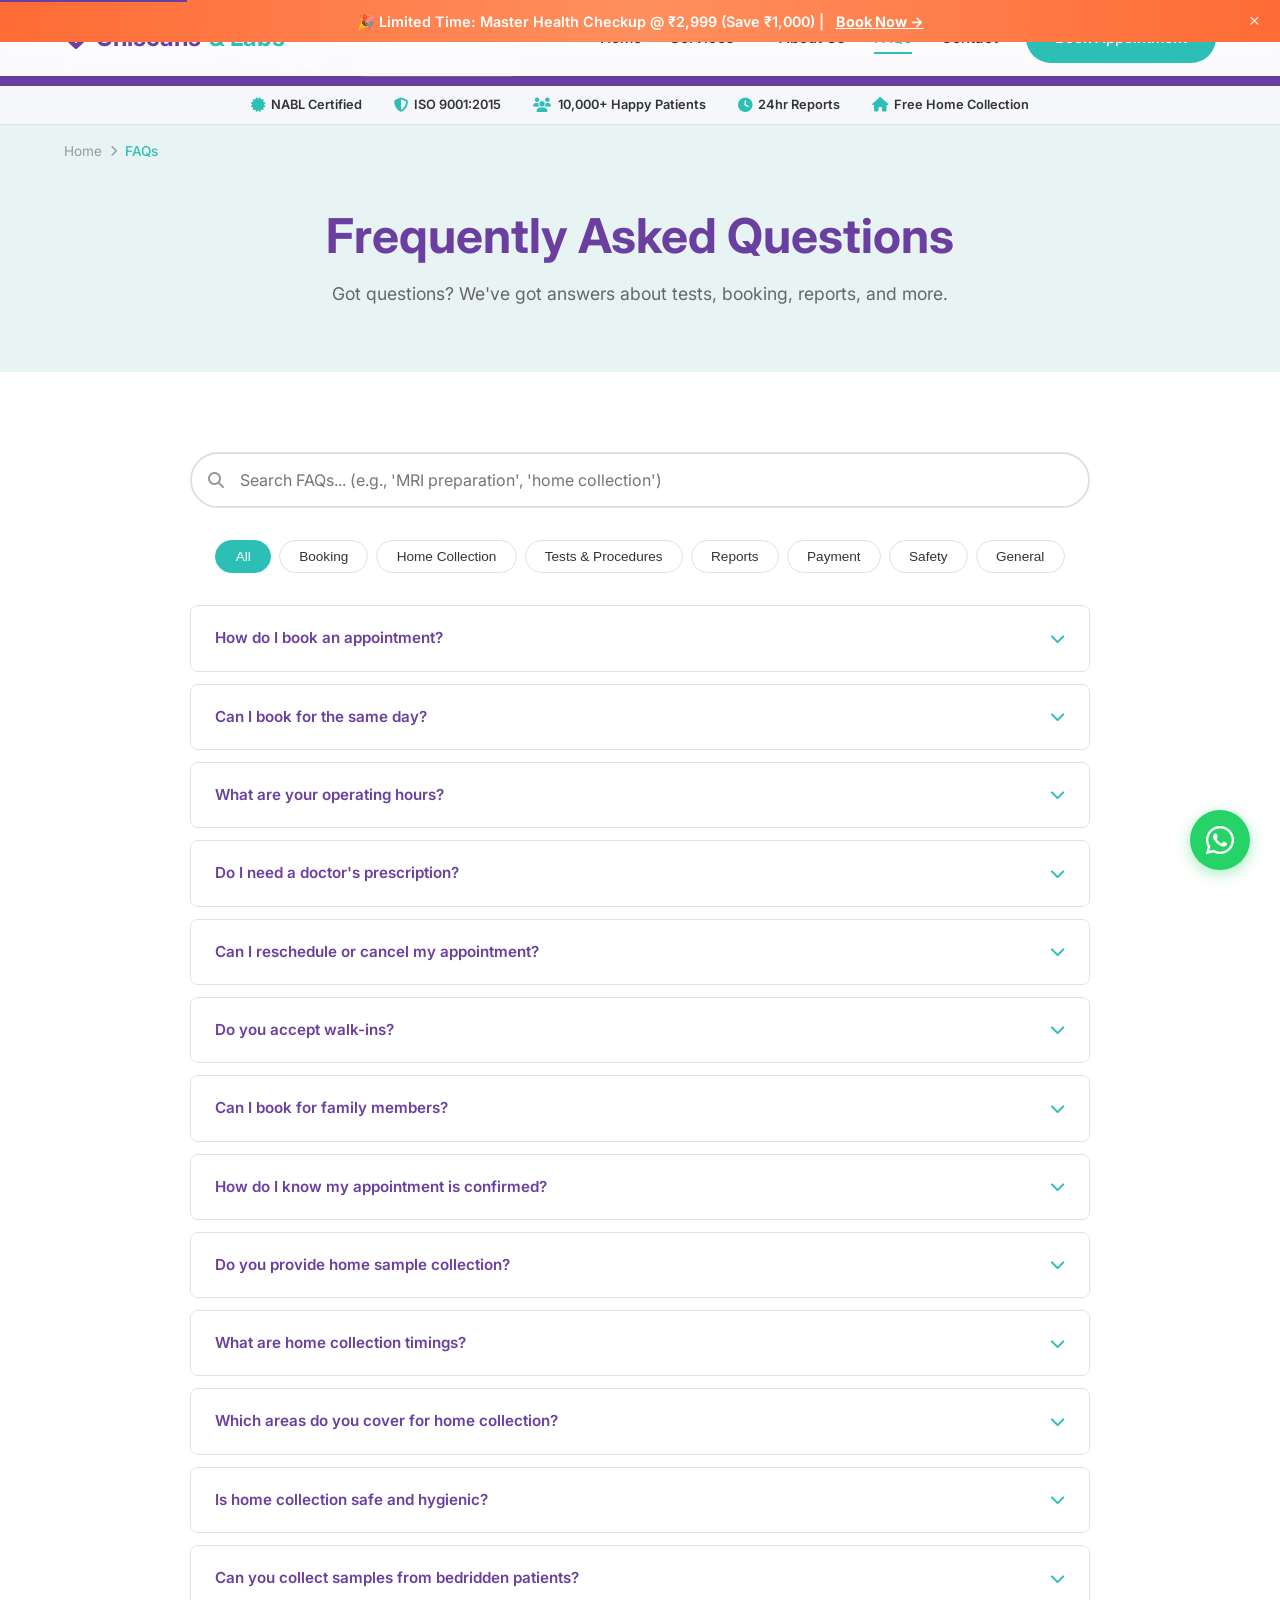
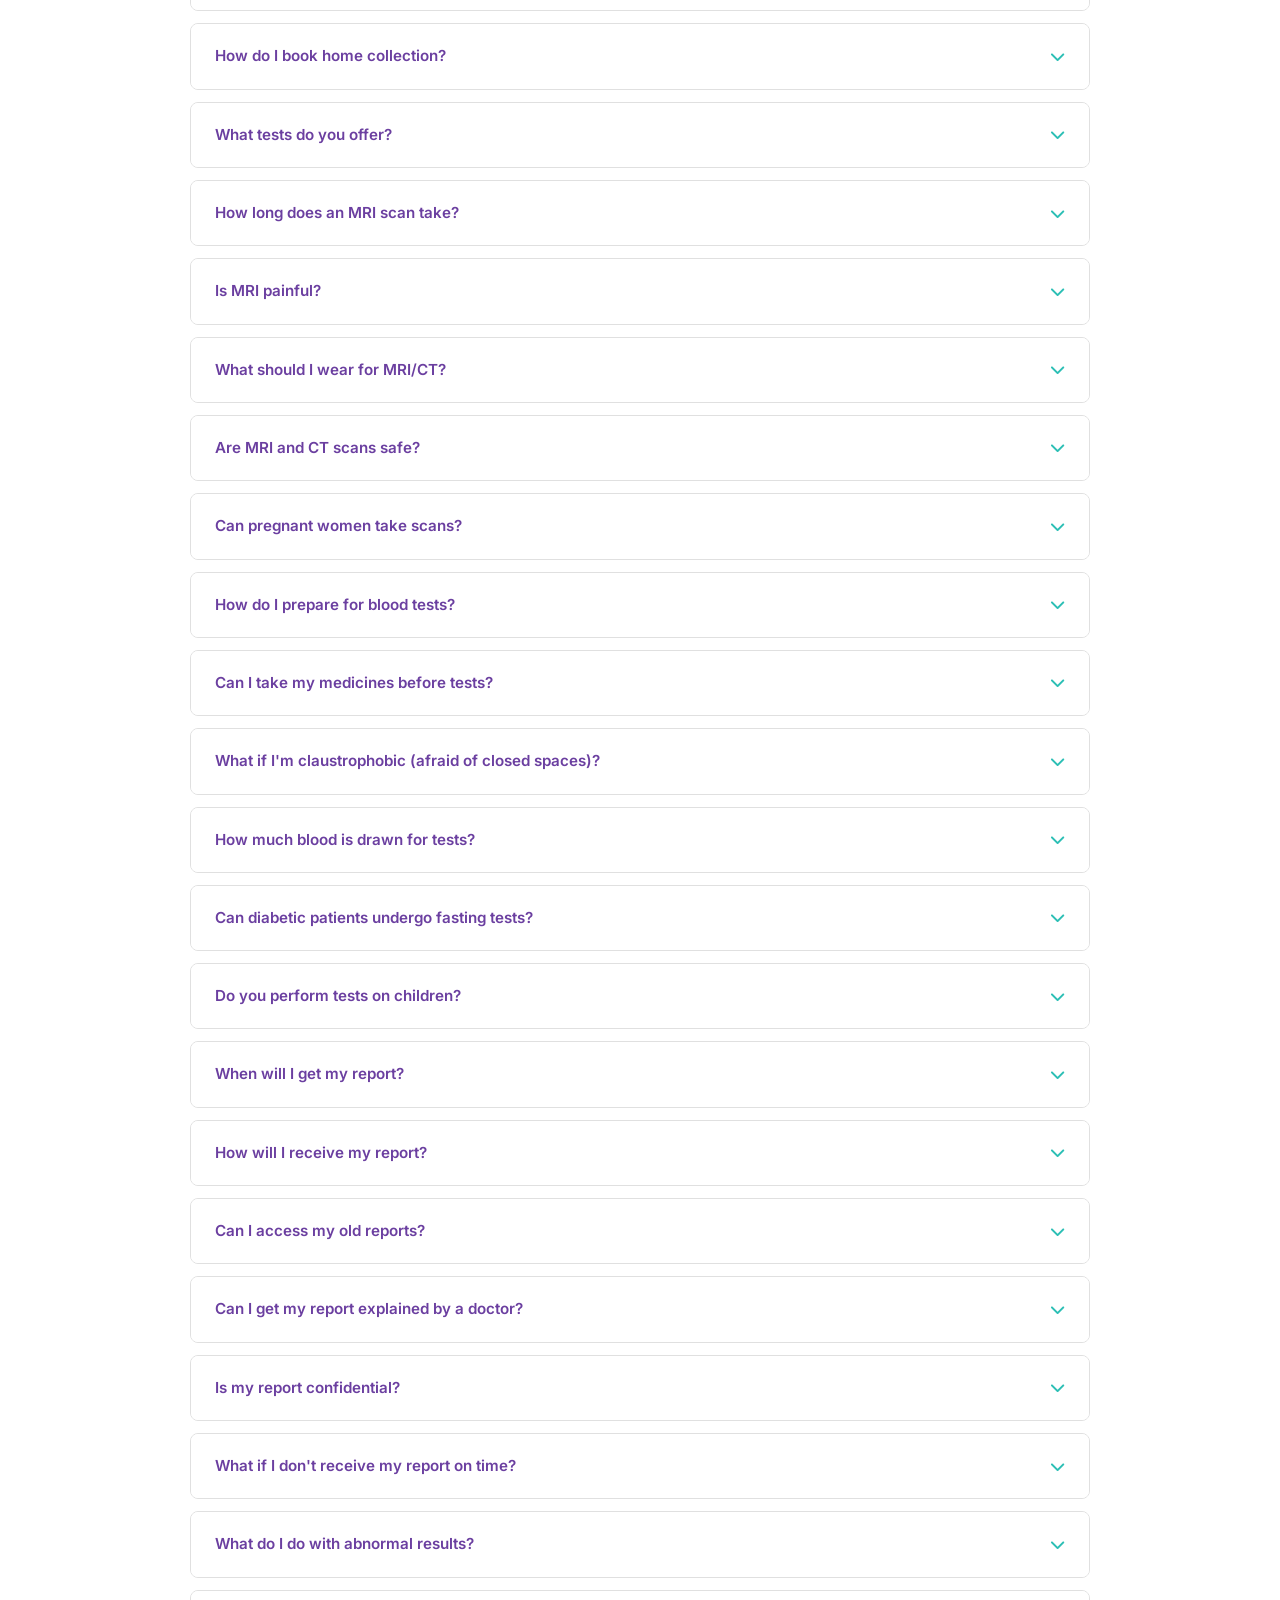
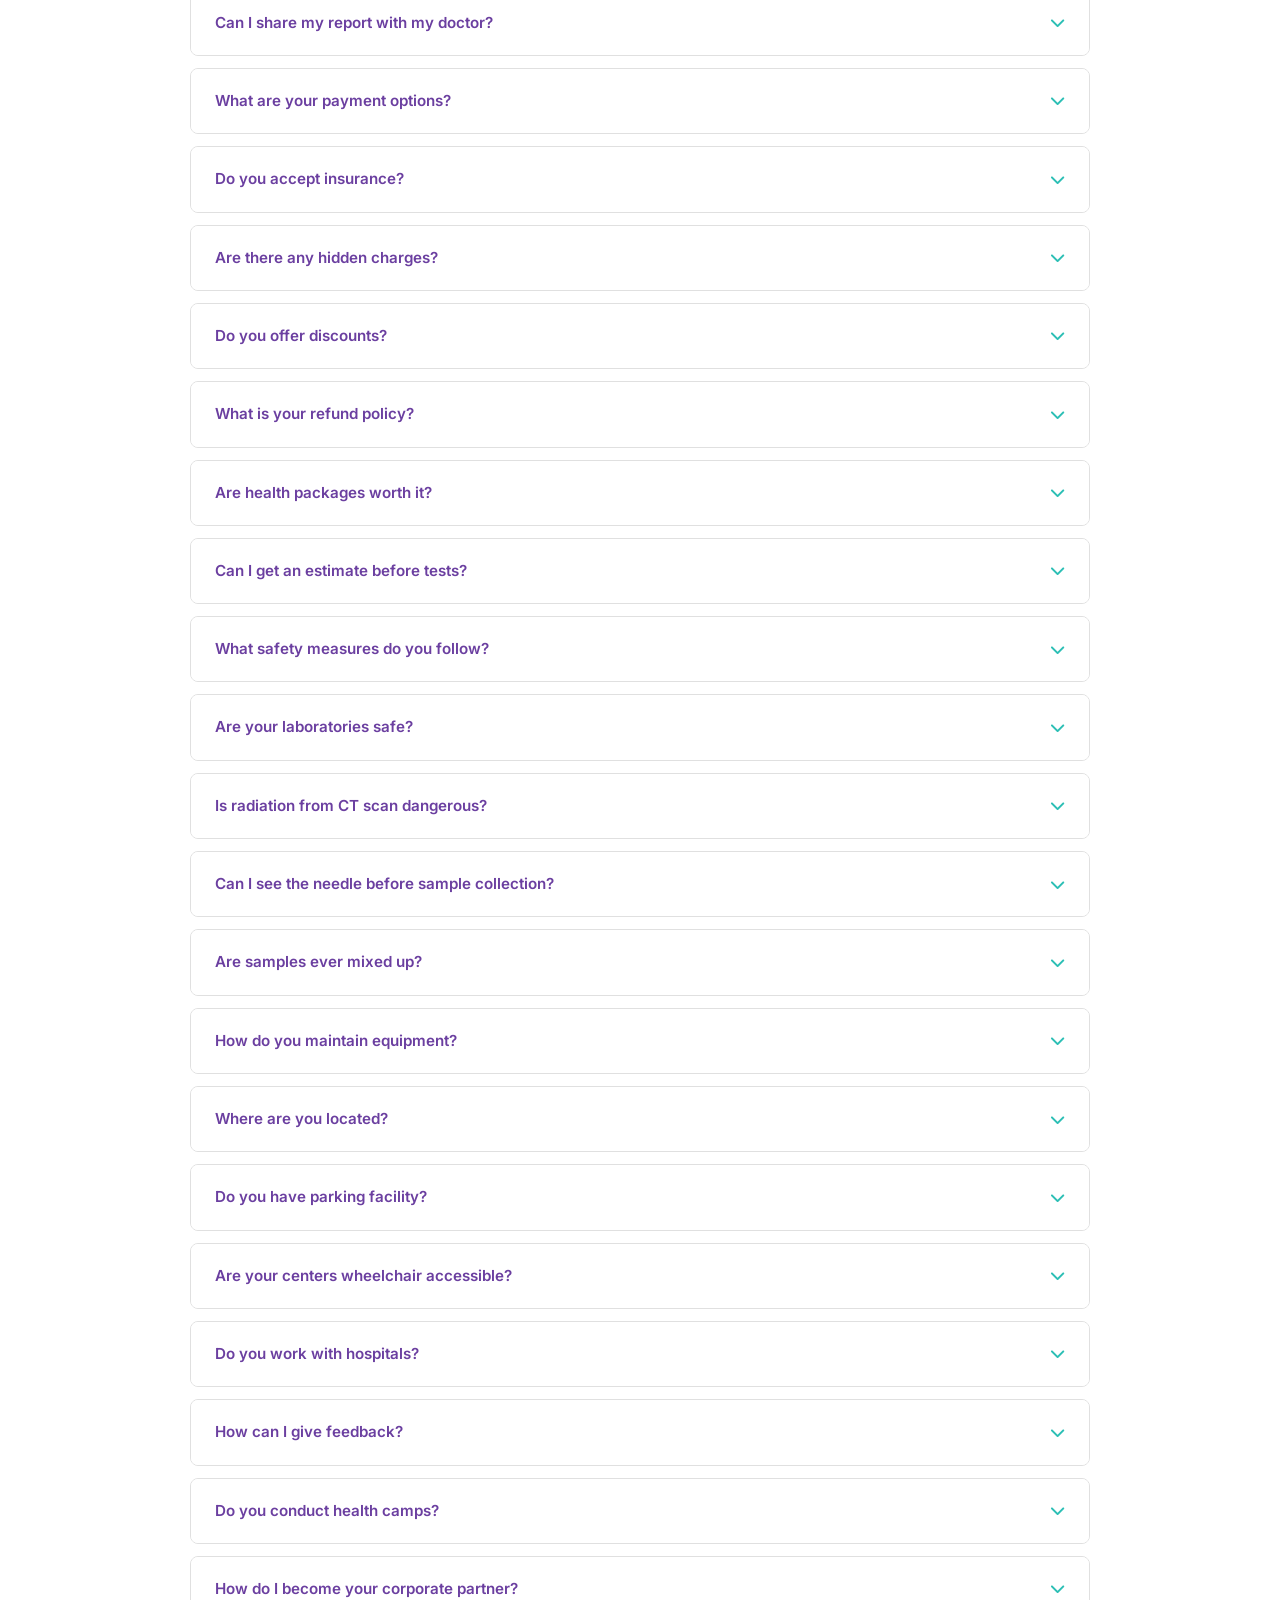
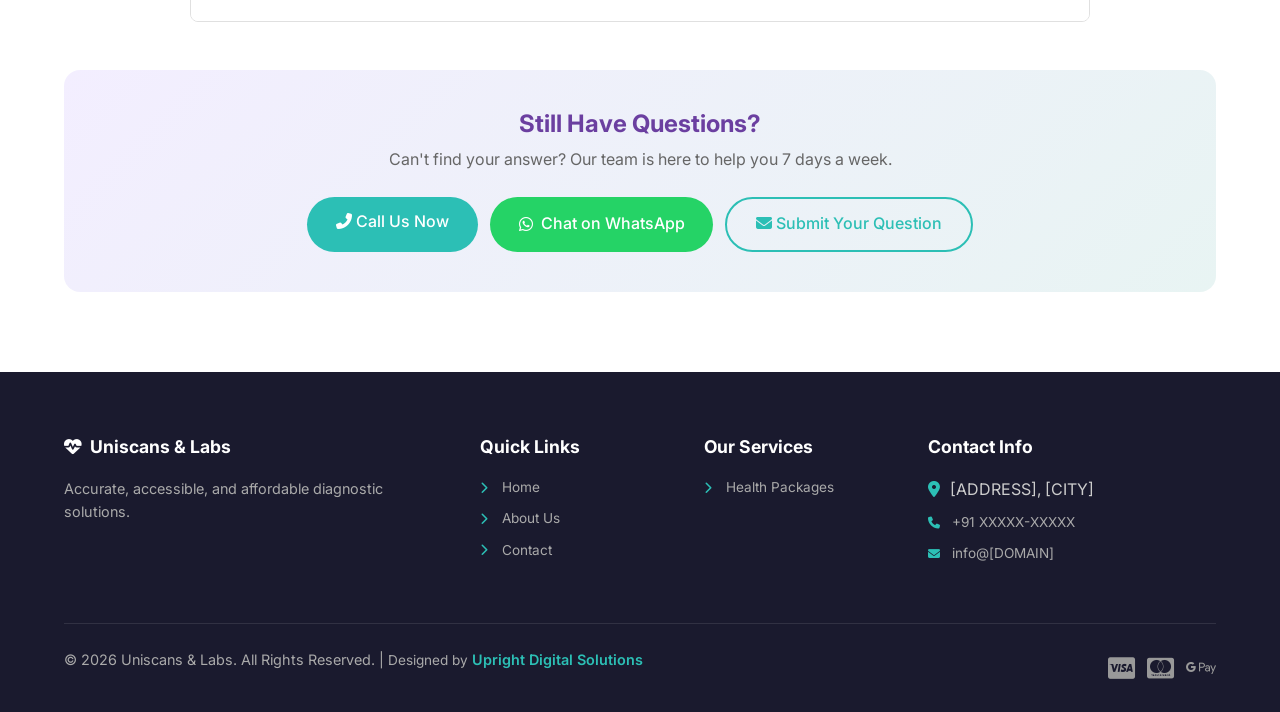
<file: faq.html>
<!DOCTYPE html>
<html lang="en">
<head>
    <meta charset="UTF-8">
    <meta name="viewport" content="width=device-width, initial-scale=1.0">
    <title>FAQs - Frequently Asked Questions | Uniscans & Labs</title>
    <meta name="description" content="Find answers to common questions about diagnostic tests, booking, reports, pricing, home collection, and more at Uniscans & Labs.">
    <link rel="stylesheet" href="styles.css">
    <link rel="stylesheet" href="https://cdnjs.cloudflare.com/ajax/libs/font-awesome/6.4.0/css/all.min.css">
</head>
<body>

    <a href="#main-content" class="skip-to-main">Skip to Main Content</a>
    <div class="promo-banner" id="promoBanner">🎉 Limited Time: Master Health Checkup @ ₹2,999 (Save ₹1,000) | <a href="packages.html">Book Now →</a><button class="promo-close" id="promoClose" aria-label="Close">×</button></div>
    <div class="top-bar"><div class="container"><div class="top-bar-left"><a href="tel:+91XXXXXXXXXX"><i class="fas fa-phone-alt"></i> +91 XXXXX-XXXXX</a><a href="https://wa.me/91XXXXXXXXXX" target="_blank" rel="noopener"><i class="fab fa-whatsapp"></i> WhatsApp</a><span class="location-badge"><i class="fas fa-map-marker-alt"></i> Now in [CITY_NAME]</span></div><div class="top-bar-right"><a href="reports.html">View Reports</a><span class="top-bar-divider">|</span><a href="reports.html">Track Test</a></div></div></div>
    <header class="navbar" id="navbar"><div class="container"><a href="index.html" class="logo"><i class="fas fa-heartbeat"></i> Uniscans <span>& Labs</span></a><nav class="nav-links" id="navLinks"><a href="index.html">Home</a><div class="nav-dropdown"><a href="packages.html">Services <i class="fas fa-chevron-down"></i></a><div class="dropdown-menu"><a href="packages.html"><i class="fas fa-box-open"></i> Health Packages</a></div></div><a href="about.html">About Us</a><a href="faq.html" class="active">FAQs</a><a href="contact.html">Contact</a><a href="appointment.html" class="btn btn-accent">Book Appointment</a></nav><div class="mobile-toggle" id="mobileToggle"><i class="fas fa-bars"></i></div></div></header>
    <div class="mobile-overlay" id="mobileOverlay"></div>
    <div class="trust-bar"><div class="trust-bar-inner"><div class="trust-bar-item"><i class="fas fa-certificate"></i> NABL Certified</div><div class="trust-bar-item"><i class="fas fa-shield-alt"></i> ISO 9001:2015</div><div class="trust-bar-item"><i class="fas fa-users"></i> 10,000+ Happy Patients</div><div class="trust-bar-item"><i class="fas fa-clock"></i> 24hr Reports</div><div class="trust-bar-item"><i class="fas fa-home"></i> Free Home Collection</div></div></div>
    <div class="breadcrumb" style="padding-top: 1rem; background: var(--section-alt);"><div class="container"><ul class="breadcrumb-list"><li><a href="index.html">Home</a></li><li><span class="separator"><i class="fas fa-chevron-right"></i></span></li><li class="active">FAQs</li></ul></div></div>

    <main id="main-content">

    <section class="section section-alt" style="padding-top: 2rem; padding-bottom: 3rem;">
        <div class="container text-center">
            <h1>Frequently Asked Questions</h1>
            <p style="font-size: 1.1rem;">Got questions? We've got answers about tests, booking, reports, and more.</p>
        </div>
    </section>

    <section class="section" id="faq">
        <div class="container">
            <div class="faq-container" style="max-width: 900px;">

                <!-- Search -->
                <div class="faq-search">
                    <i class="fas fa-search"></i>
                    <input type="text" placeholder="Search FAQs... (e.g., 'MRI preparation', 'home collection')">
                </div>

                <!-- Category Tabs -->
                <div class="faq-tabs">
                    <button class="faq-tab active" data-category="all">All</button>
                    <button class="faq-tab" data-category="booking">Booking</button>
                    <button class="faq-tab" data-category="home">Home Collection</button>
                    <button class="faq-tab" data-category="tests">Tests & Procedures</button>
                    <button class="faq-tab" data-category="reports">Reports</button>
                    <button class="faq-tab" data-category="payment">Payment</button>
                    <button class="faq-tab" data-category="safety">Safety</button>
                    <button class="faq-tab" data-category="general">General</button>
                </div>

                <!-- BOOKING FAQs -->
                <div class="faq-item" data-category="booking">
                    <div class="faq-question"><span>How do I book an appointment?</span><i class="fas fa-chevron-down faq-icon"></i></div>
                    <div class="faq-answer"><p>You can book through: <strong>Call/WhatsApp:</strong> +91 XXXXX-XXXXX | <strong>Website:</strong> Click "Book Appointment" | <strong>Walk-in:</strong> Visit any center. We recommend booking online for priority slots.</p></div>
                </div>
                <div class="faq-item" data-category="booking">
                    <div class="faq-question"><span>Can I book for the same day?</span><i class="fas fa-chevron-down faq-icon"></i></div>
                    <div class="faq-answer"><p>Yes, same-day appointments are available based on slot availability. Call +91 XXXXX-XXXXX for immediate confirmation. Blood tests are usually available same day; MRI/CT may need advance booking.</p></div>
                </div>
                <div class="faq-item" data-category="booking">
                    <div class="faq-question"><span>What are your operating hours?</span><i class="fas fa-chevron-down faq-icon"></i></div>
                    <div class="faq-answer"><p>Monday-Sunday: 7:00 AM - 9:00 PM at all centers. 24/7 emergency services available at our main center in [CITY]. Home collection: 7 AM - 11 AM (morning) and 4 PM - 7 PM (evening).</p></div>
                </div>
                <div class="faq-item" data-category="booking">
                    <div class="faq-question"><span>Do I need a doctor's prescription?</span><i class="fas fa-chevron-down faq-icon"></i></div>
                    <div class="faq-answer"><p>Prescription is <strong>recommended</strong> for radiology tests (MRI, CT Scan). Not mandatory for routine blood tests like CBC, Sugar, Lipid Profile. Our doctors can guide you if unsure.</p></div>
                </div>
                <div class="faq-item" data-category="booking">
                    <div class="faq-question"><span>Can I reschedule or cancel my appointment?</span><i class="fas fa-chevron-down faq-icon"></i></div>
                    <div class="faq-answer"><p>Yes! Call us at least 4 hours before your appointment. <strong>No cancellation charges</strong> for rescheduling. Cancel 24hrs before: Free. 12-24hrs: 25% charges. Less than 12hrs: 50% charges.</p></div>
                </div>
                <div class="faq-item" data-category="booking">
                    <div class="faq-question"><span>Do you accept walk-ins?</span><i class="fas fa-chevron-down faq-icon"></i></div>
                    <div class="faq-answer"><p>Yes, walk-ins are welcome! However, appointment holders get priority. Walk-ins may have some waiting time, especially for radiology services. Blood tests are usually immediate.</p></div>
                </div>
                <div class="faq-item" data-category="booking">
                    <div class="faq-question"><span>Can I book for family members?</span><i class="fas fa-chevron-down faq-icon"></i></div>
                    <div class="faq-answer"><p>Absolutely! You can book for multiple family members in one appointment. Just provide each person's name, age, and test details during booking.</p></div>
                </div>
                <div class="faq-item" data-category="booking">
                    <div class="faq-question"><span>How do I know my appointment is confirmed?</span><i class="fas fa-chevron-down faq-icon"></i></div>
                    <div class="faq-answer"><p>You'll receive an <strong>SMS and email confirmation</strong> with your appointment date, time, center address, preparation instructions, and booking reference number within minutes.</p></div>
                </div>

                <!-- HOME COLLECTION FAQs -->
                <div class="faq-item" data-category="home">
                    <div class="faq-question"><span>Do you provide home sample collection?</span><i class="fas fa-chevron-down faq-icon"></i></div>
                    <div class="faq-answer"><p>Yes! <strong>Free home collection</strong> for orders above ₹[AMOUNT]. Below that threshold, a nominal charge of ₹[CHARGE] applies. Available across all areas within [CITY] limits.</p></div>
                </div>
                <div class="faq-item" data-category="home">
                    <div class="faq-question"><span>What are home collection timings?</span><i class="fas fa-chevron-down faq-icon"></i></div>
                    <div class="faq-answer"><p><strong>Morning slots:</strong> 7:00 AM - 11:00 AM (preferred for fasting tests). <strong>Evening slots:</strong> 4:00 PM - 7:00 PM. Book at least 1 day in advance for preferred timing.</p></div>
                </div>
                <div class="faq-item" data-category="home">
                    <div class="faq-question"><span>Which areas do you cover for home collection?</span><i class="fas fa-chevron-down faq-icon"></i></div>
                    <div class="faq-answer"><p>We cover all areas within [CITY] limits and surrounding suburbs. Call +91 XXXXX-XXXXX to confirm availability for your specific location. We're expanding coverage regularly.</p></div>
                </div>
                <div class="faq-item" data-category="home">
                    <div class="faq-question"><span>Is home collection safe and hygienic?</span><i class="fas fa-chevron-down faq-icon"></i></div>
                    <div class="faq-answer"><p>Absolutely. Our trained phlebotomists use <strong>sterile, single-use equipment</strong> opened in front of you. All disposables are discarded safely per biomedical waste guidelines. Full PPE protocols followed.</p></div>
                </div>
                <div class="faq-item" data-category="home">
                    <div class="faq-question"><span>Can you collect samples from bedridden patients?</span><i class="fas fa-chevron-down faq-icon"></i></div>
                    <div class="faq-answer"><p>Yes, our phlebotomists are specially trained for <strong>bedridden and elderly patient</strong> sample collection. They carry all necessary equipment and ensure a comfortable, stress-free experience.</p></div>
                </div>
                <div class="faq-item" data-category="home">
                    <div class="faq-question"><span>How do I book home collection?</span><i class="fas fa-chevron-down faq-icon"></i></div>
                    <div class="faq-answer"><p>Book online through our website, call +91 XXXXX-XXXXX, or WhatsApp us. Provide your address, preferred time slot, and test details. You'll receive confirmation within 30 minutes.</p></div>
                </div>

                <!-- TESTS & PROCEDURES FAQs -->
                <div class="faq-item" data-category="tests">
                    <div class="faq-question"><span>What tests do you offer?</span><i class="fas fa-chevron-down faq-icon"></i></div>
                    <div class="faq-answer"><p>Complete range: <strong>Radiology</strong> (MRI, CT, X-Ray, Ultrasound), <strong>Pathology</strong> (Blood, Urine, Hormones, Vitamins), <strong>Cardiology</strong> (ECG, Echo, TMT), and <strong>Health Packages</strong> (30+ to 100+ test panels).</p></div>
                </div>
                <div class="faq-item" data-category="tests">
                    <div class="faq-question"><span>How long does an MRI scan take?</span><i class="fas fa-chevron-down faq-icon"></i></div>
                    <div class="faq-answer"><p>Typically <strong>20-45 minutes</strong> depending on body part. Brain: 20-30 min | Spine: 30-40 min | Joints: 20-30 min | Full Body: 60+ min. You must stay still during the scan.</p></div>
                </div>
                <div class="faq-item" data-category="tests">
                    <div class="faq-question"><span>Is MRI painful?</span><i class="fas fa-chevron-down faq-icon"></i></div>
                    <div class="faq-answer"><p><strong>No, MRI is completely painless.</strong> You'll hear some noise during the scan (we provide earplugs/headphones). No needles unless contrast dye is needed. You just need to lie still.</p></div>
                </div>
                <div class="faq-item" data-category="tests">
                    <div class="faq-question"><span>What should I wear for MRI/CT?</span><i class="fas fa-chevron-down faq-icon"></i></div>
                    <div class="faq-answer"><p>Wear comfortable clothing <strong>without metal</strong> (no zippers, buttons, underwired bras). We provide a hospital gown if needed. Remove all jewelry, watches, mobile phones, and accessories before entering.</p></div>
                </div>
                <div class="faq-item" data-category="tests">
                    <div class="faq-question"><span>Are MRI and CT scans safe?</span><i class="fas fa-chevron-down faq-icon"></i></div>
                    <div class="faq-answer"><p><strong>MRI:</strong> Uses magnetic fields — no ionizing radiation, very safe. <strong>CT:</strong> Uses controlled radiation — safe when medically necessary. Benefits always outweigh minimal risks.</p></div>
                </div>
                <div class="faq-item" data-category="tests">
                    <div class="faq-question"><span>Can pregnant women take scans?</span><i class="fas fa-chevron-down faq-icon"></i></div>
                    <div class="faq-answer"><p><strong>Always inform us about pregnancy.</strong> Ultrasound: Safe throughout pregnancy. MRI: Generally safe after first trimester (with doctor's advice). CT/X-Ray: Generally avoided unless absolutely necessary.</p></div>
                </div>
                <div class="faq-item" data-category="tests">
                    <div class="faq-question"><span>How do I prepare for blood tests?</span><i class="fas fa-chevron-down faq-icon"></i></div>
                    <div class="faq-answer"><p>Most fasting tests need <strong>8-12 hours fasting</strong> (only plain water allowed). Non-fasting tests like CBC, Thyroid don't need preparation. We'll provide specific instructions when you book.</p></div>
                </div>
                <div class="faq-item" data-category="tests">
                    <div class="faq-question"><span>Can I take my medicines before tests?</span><i class="fas fa-chevron-down faq-icon"></i></div>
                    <div class="faq-answer"><p>Usually yes with a sip of water, but <strong>inform us about all medications</strong> during booking. Some medicines (blood thinners, steroids, thyroid medication) may affect specific test results.</p></div>
                </div>
                <div class="faq-item" data-category="tests">
                    <div class="faq-question"><span>What if I'm claustrophobic (afraid of closed spaces)?</span><i class="fas fa-chevron-down faq-icon"></i></div>
                    <div class="faq-answer"><p><strong>Inform us beforehand.</strong> Our MRI has a wide bore design (less enclosed feeling). We provide music/headphones. Mild sedation is available if needed (with doctor's prescription). Our staff will guide you throughout.</p></div>
                </div>
                <div class="faq-item" data-category="tests">
                    <div class="faq-question"><span>How much blood is drawn for tests?</span><i class="fas fa-chevron-down faq-icon"></i></div>
                    <div class="faq-answer"><p>Typically <strong>2-5 ml per test</strong>. Even for comprehensive packages with 50+ tests, total blood drawn rarely exceeds 15-20 ml — that's about 3-4 teaspoons. Completely safe for adults.</p></div>
                </div>
                <div class="faq-item" data-category="tests">
                    <div class="faq-question"><span>Can diabetic patients undergo fasting tests?</span><i class="fas fa-chevron-down faq-icon"></i></div>
                    <div class="faq-answer"><p>Yes! <strong>Book a morning slot (7-8 AM).</strong> Come early, get tested first, then have breakfast immediately. Always carry glucose tablets/snack. Inform our staff about your condition. They'll prioritize your sample.</p></div>
                </div>
                <div class="faq-item" data-category="tests">
                    <div class="faq-question"><span>Do you perform tests on children?</span><i class="fas fa-chevron-down faq-icon"></i></div>
                    <div class="faq-answer"><p>Yes! We have <strong>specially trained pediatric phlebotomists</strong> who are experienced with children. We use smaller butterfly needles and create a child-friendly, comfortable environment.</p></div>
                </div>

                <!-- REPORTS FAQs -->
                <div class="faq-item" data-category="reports">
                    <div class="faq-question"><span>When will I get my report?</span><i class="fas fa-chevron-down faq-icon"></i></div>
                    <div class="faq-answer"><p><strong>Routine tests:</strong> 12-24 hours | <strong>Specialized tests (cultures):</strong> 48-72 hours | <strong>Critical reports:</strong> Same day (4-6 hours) | <strong>Radiology:</strong> 24 hours. All reports sent via email + SMS.</p></div>
                </div>
                <div class="faq-item" data-category="reports">
                    <div class="faq-question"><span>How will I receive my report?</span><i class="fas fa-chevron-down faq-icon"></i></div>
                    <div class="faq-answer"><p>Digital report via <strong>email + SMS link</strong>. You can also download from our patient portal (reports.uniscanslabs.com) anytime 24/7. Hard copy available on request at any center.</p></div>
                </div>
                <div class="faq-item" data-category="reports">
                    <div class="faq-question"><span>Can I access my old reports?</span><i class="fas fa-chevron-down faq-icon"></i></div>
                    <div class="faq-answer"><p>Yes! Login to our <a href="reports.html" style="color: var(--teal);">patient portal</a> with your registered mobile number. All past reports are stored digitally for [X years] and available for download anytime.</p></div>
                </div>
                <div class="faq-item" data-category="reports">
                    <div class="faq-question"><span>Can I get my report explained by a doctor?</span><i class="fas fa-chevron-down faq-icon"></i></div>
                    <div class="faq-answer"><p><strong>Yes — free consultation!</strong> Our pathologists and radiologists are available to explain your report in simple language. Book a report consultation call by calling +91 XXXXX-XXXXX.</p></div>
                </div>
                <div class="faq-item" data-category="reports">
                    <div class="faq-question"><span>Is my report confidential?</span><i class="fas fa-chevron-down faq-icon"></i></div>
                    <div class="faq-answer"><p><strong>Absolutely.</strong> Reports are sent only to your registered mobile number and email. Portal access is OTP-secured. We comply with all medical data privacy regulations.</p></div>
                </div>
                <div class="faq-item" data-category="reports">
                    <div class="faq-question"><span>What if I don't receive my report on time?</span><i class="fas fa-chevron-down faq-icon"></i></div>
                    <div class="faq-answer"><p>Call +91 XXXXX-XXXXX or WhatsApp us with your booking ID. We'll check the status immediately and send it to you. Delays are rare but can happen with specialized tests.</p></div>
                </div>
                <div class="faq-item" data-category="reports">
                    <div class="faq-question"><span>What do I do with abnormal results?</span><i class="fas fa-chevron-down faq-icon"></i></div>
                    <div class="faq-answer"><p>Don't panic! Slightly out-of-range values are common and may not indicate disease. <strong>Consult your doctor</strong> or book a free consultation with our doctors for guidance on next steps.</p></div>
                </div>
                <div class="faq-item" data-category="reports">
                    <div class="faq-question"><span>Can I share my report with my doctor?</span><i class="fas fa-chevron-down faq-icon"></i></div>
                    <div class="faq-answer"><p>Yes! Easily share via email or WhatsApp directly from our portal. Reports are in print-friendly PDF format. You can also generate a shareable link for your doctor.</p></div>
                </div>

                <!-- PAYMENT FAQs -->
                <div class="faq-item" data-category="payment">
                    <div class="faq-question"><span>What are your payment options?</span><i class="fas fa-chevron-down faq-icon"></i></div>
                    <div class="faq-answer"><p>We accept: <strong>Cash</strong> | <strong>Credit/Debit Cards</strong> (Visa, Mastercard, RuPay) | <strong>UPI</strong> (GPay, PhonePe, Paytm) | <strong>Net Banking</strong> | <strong>Digital Wallets</strong>. Online payment available during booking too.</p></div>
                </div>
                <div class="faq-item" data-category="payment">
                    <div class="faq-question"><span>Do you accept insurance?</span><i class="fas fa-chevron-down faq-icon"></i></div>
                    <div class="faq-answer"><p>Yes, we work with major insurance providers. <strong>Cashless facility</strong> available for selected plans. For reimbursement claims, we provide detailed receipts with test codes. Contact us to verify your specific plan.</p></div>
                </div>
                <div class="faq-item" data-category="payment">
                    <div class="faq-question"><span>Are there any hidden charges?</span><i class="fas fa-chevron-down faq-icon"></i></div>
                    <div class="faq-answer"><p><strong>No hidden charges whatsoever.</strong> The price shown on our website and quoted during booking is the final price. Home collection charges (if applicable) are mentioned upfront.</p></div>
                </div>
                <div class="faq-item" data-category="payment">
                    <div class="faq-question"><span>Do you offer discounts?</span><i class="fas fa-chevron-down faq-icon"></i></div>
                    <div class="faq-answer"><p>Yes! <strong>Health packages</strong> save 20-40% vs individual tests. We also offer: Senior citizen discounts | Student discounts | Corporate tie-up rates | Seasonal promotional offers. Check our <a href="packages.html" style="color: var(--teal);">packages page</a>.</p></div>
                </div>
                <div class="faq-item" data-category="payment">
                    <div class="faq-question"><span>What is your refund policy?</span><i class="fas fa-chevron-down faq-icon"></i></div>
                    <div class="faq-answer"><p><strong>If test not conducted:</strong> Full refund within 7-10 business days. <strong>If sample already collected:</strong> No refund (reschedule allowed). Refund processed to original payment method. See our <a href="refund.html" style="color: var(--teal);">detailed refund policy</a>.</p></div>
                </div>
                <div class="faq-item" data-category="payment">
                    <div class="faq-question"><span>Are health packages worth it?</span><i class="fas fa-chevron-down faq-icon"></i></div>
                    <div class="faq-answer"><p><strong>Absolutely!</strong> Packages save 20-40% compared to individual test prices. Our Master Health Checkup (₹2,999 for 60+ tests) would cost ₹5,000+ if booked individually. Plus, you get free consultation and home collection.</p></div>
                </div>
                <div class="faq-item" data-category="payment">
                    <div class="faq-question"><span>Can I get an estimate before tests?</span><i class="fas fa-chevron-down faq-icon"></i></div>
                    <div class="faq-answer"><p>Yes! Call us with your test names or send your prescription via WhatsApp. We'll provide an <strong>exact cost estimate within minutes</strong>. No obligation to book.</p></div>
                </div>

                <!-- SAFETY FAQs -->
                <div class="faq-item" data-category="safety">
                    <div class="faq-question"><span>What safety measures do you follow?</span><i class="fas fa-chevron-down faq-icon"></i></div>
                    <div class="faq-answer"><p>Sterile collection techniques | <strong>Single-use disposable needles/syringes</strong> (opened in front of you) | Gloves changed per patient | Regular sanitization | Biomedical waste management per government norms.</p></div>
                </div>
                <div class="faq-item" data-category="safety">
                    <div class="faq-question"><span>Are your laboratories safe?</span><i class="fas fa-chevron-down faq-icon"></i></div>
                    <div class="faq-answer"><p>Yes. Our labs are <strong>NABL certified</strong> with regular inspections, internal quality control checks, external proficiency testing, and documented SOPs. We maintain the highest safety and hygiene standards.</p></div>
                </div>
                <div class="faq-item" data-category="safety">
                    <div class="faq-question"><span>Is radiation from CT scan dangerous?</span><i class="fas fa-chevron-down faq-icon"></i></div>
                    <div class="faq-answer"><p>Our 128-slice CT scanner uses <strong>controlled, low-dose radiation</strong> — safe when medically necessary. Benefits of accurate diagnosis far outweigh the minimal radiation risk. Not recommended repeatedly without medical need.</p></div>
                </div>
                <div class="faq-item" data-category="safety">
                    <div class="faq-question"><span>Can I see the needle before sample collection?</span><i class="fas fa-chevron-down faq-icon"></i></div>
                    <div class="faq-answer"><p>Yes! We open the <strong>sealed needle pack in front of you</strong>. Every needle is single-use and disposed of immediately after in a puncture-proof container. This is standard practice at Uniscans.</p></div>
                </div>
                <div class="faq-item" data-category="safety">
                    <div class="faq-question"><span>Are samples ever mixed up?</span><i class="fas fa-chevron-down faq-icon"></i></div>
                    <div class="faq-answer"><p><strong>No.</strong> We use a strict <strong>barcode system</strong>. Each sample is labeled with a unique barcode at the time of collection with your name and ID. Multiple verification points exist throughout the testing process.</p></div>
                </div>
                <div class="faq-item" data-category="safety">
                    <div class="faq-question"><span>How do you maintain equipment?</span><i class="fas fa-chevron-down faq-icon"></i></div>
                    <div class="faq-answer"><p>Regular calibration schedules | Preventive maintenance contracts with manufacturers | Daily quality control checks | Documented maintenance logs | Annual audits by NABL assessors.</p></div>
                </div>

                <!-- GENERAL FAQs -->
                <div class="faq-item" data-category="general">
                    <div class="faq-question"><span>Where are you located?</span><i class="fas fa-chevron-down faq-icon"></i></div>
                    <div class="faq-answer"><p>[X] centers across [CITY/REGION]. Main center: [FULL_ADDRESS]. View all locations on our <a href="contact.html" style="color: var(--teal);">Contact page</a> with Google Maps directions.</p></div>
                </div>
                <div class="faq-item" data-category="general">
                    <div class="faq-question"><span>Do you have parking facility?</span><i class="fas fa-chevron-down faq-icon"></i></div>
                    <div class="faq-answer"><p>Yes, <strong>free parking</strong> available at all our centers. Some city-center locations may have nearby paid parking — we'll inform you during booking confirmation.</p></div>
                </div>
                <div class="faq-item" data-category="general">
                    <div class="faq-question"><span>Are your centers wheelchair accessible?</span><i class="fas fa-chevron-down faq-icon"></i></div>
                    <div class="faq-answer"><p>Yes, all centers have <strong>ramps and wheelchair access</strong>. Ground floor centers are available for patients with mobility challenges. Our staff will assist with any accessibility needs.</p></div>
                </div>
                <div class="faq-item" data-category="general">
                    <div class="faq-question"><span>Do you work with hospitals?</span><i class="fas fa-chevron-down faq-icon"></i></div>
                    <div class="faq-answer"><p>Yes, we're partnered with <strong>[XX] hospitals and clinics</strong>. Referring doctors can directly order tests, and reports can be shared electronically to their systems.</p></div>
                </div>
                <div class="faq-item" data-category="general">
                    <div class="faq-question"><span>How can I give feedback?</span><i class="fas fa-chevron-down faq-icon"></i></div>
                    <div class="faq-answer"><p>Email: feedback@[DOMAIN] | Call: +91 XXXXX-XXXXX | <a href="https://g.page/[GOOGLE_PROFILE]/review" target="_blank" rel="noopener" style="color: var(--teal);">Google Reviews</a> | Feedback form on our <a href="contact.html" style="color: var(--teal);">Contact page</a>. We respond to all feedback within 24 hours.</p></div>
                </div>
                <div class="faq-item" data-category="general">
                    <div class="faq-question"><span>Do you conduct health camps?</span><i class="fas fa-chevron-down faq-icon"></i></div>
                    <div class="faq-answer"><p>Yes! We conduct <strong>corporate health camps, community camps, and awareness programs</strong>. Contact our corporate team at +91 XXXXX-XXXXX or corporate@[DOMAIN] for details and pricing.</p></div>
                </div>
                <div class="faq-item" data-category="general">
                    <div class="faq-question"><span>How do I become your corporate partner?</span><i class="fas fa-chevron-down faq-icon"></i></div>
                    <div class="faq-answer"><p>Email corporate@[DOMAIN] or call +91 XXXXX-XXXXX. We offer <strong>customized packages</strong> for companies including employee checkups, pre-employment screening, annual health packages, and on-site camps.</p></div>
                </div>

                <!-- No Results -->
                <div class="faq-no-results">
                    <i class="fas fa-search" style="font-size: 2rem; color: var(--text-muted); margin-bottom: 1rem;"></i>
                    <p>No FAQs found matching your search. Try different keywords or browse by category above.</p>
                </div>

            </div>

            <!-- Still Have Questions -->
            <div class="still-questions">
                <h3>Still Have Questions?</h3>
                <p>Can't find your answer? Our team is here to help you 7 days a week.</p>
                <div class="still-questions-buttons">
                    <a href="tel:+91XXXXXXXXXX" class="btn btn-primary"><i class="fas fa-phone-alt"></i> Call Us Now</a>
                    <a href="https://wa.me/91XXXXXXXXXX?text=Hi%2C%20I%20have%20a%20question." target="_blank" rel="noopener" class="btn btn-whatsapp"><i class="fab fa-whatsapp"></i> Chat on WhatsApp</a>
                    <a href="contact.html" class="btn btn-outline"><i class="fas fa-envelope"></i> Submit Your Question</a>
                </div>
            </div>
        </div>
    </section>

    </main>

    <!-- Footer (same as other pages) -->
    <footer class="footer">
        <div class="container">
            <div class="footer-grid">
                <div><h3 style="display: flex; align-items: center; gap: 0.5rem;"><i class="fas fa-heartbeat"></i> Uniscans & Labs</h3><p class="footer-about-text">Accurate, accessible, and affordable diagnostic solutions.</p></div>
                <div><h3>Quick Links</h3><ul class="footer-links"><li><a href="index.html"><i class="fas fa-chevron-right"></i> Home</a></li><li><a href="about.html"><i class="fas fa-chevron-right"></i> About Us</a></li><li><a href="contact.html"><i class="fas fa-chevron-right"></i> Contact</a></li></ul></div>
                <div><h3>Our Services</h3><ul class="footer-links"><li><a href="packages.html"><i class="fas fa-chevron-right"></i> Health Packages</a></li></ul></div>
                <div><h3>Contact Info</h3><ul class="footer-links"><li><i class="fas fa-map-marker-alt" style="width: 18px; color: var(--teal);"></i> [ADDRESS], [CITY]</li><li><a href="tel:+91XXXXXXXXXX"><i class="fas fa-phone" style="width: 18px; color: var(--teal);"></i> +91 XXXXX-XXXXX</a></li><li><a href="mailto:info@[DOMAIN]"><i class="fas fa-envelope" style="width: 18px; color: var(--teal);"></i> info@[DOMAIN]</a></li></ul></div>
                
                
            </div>
            <div class="footer-bottom"><div class="footer-bottom-inner"><p>&copy; 2026 Uniscans & Labs. All Rights Reserved. | <span style="font-size: 0.85rem;">Designed by <a href="#" style="color: var(--teal); font-weight: 600;">Upright Digital Solutions</a></span></p><div class="payment-methods"><i class="fab fa-cc-visa"></i><i class="fab fa-cc-mastercard"></i><i class="fab fa-google-pay"></i></div></div></div>
        </div>
    </footer>

    <a href="https://wa.me/91XXXXXXXXXX?text=Hi%2C%20I%20want%20to%20book%20a%20test." class="whatsapp-float" aria-label="Chat on WhatsApp" target="_blank" rel="noopener"><i class="fab fa-whatsapp"></i><span class="tooltip">Chat with us</span></a>
    <button class="back-to-top" id="backToTop" aria-label="Scroll to top"><i class="fas fa-arrow-up"></i></button>
    <script src="script.js"></script>
</body>
</html>
</file>
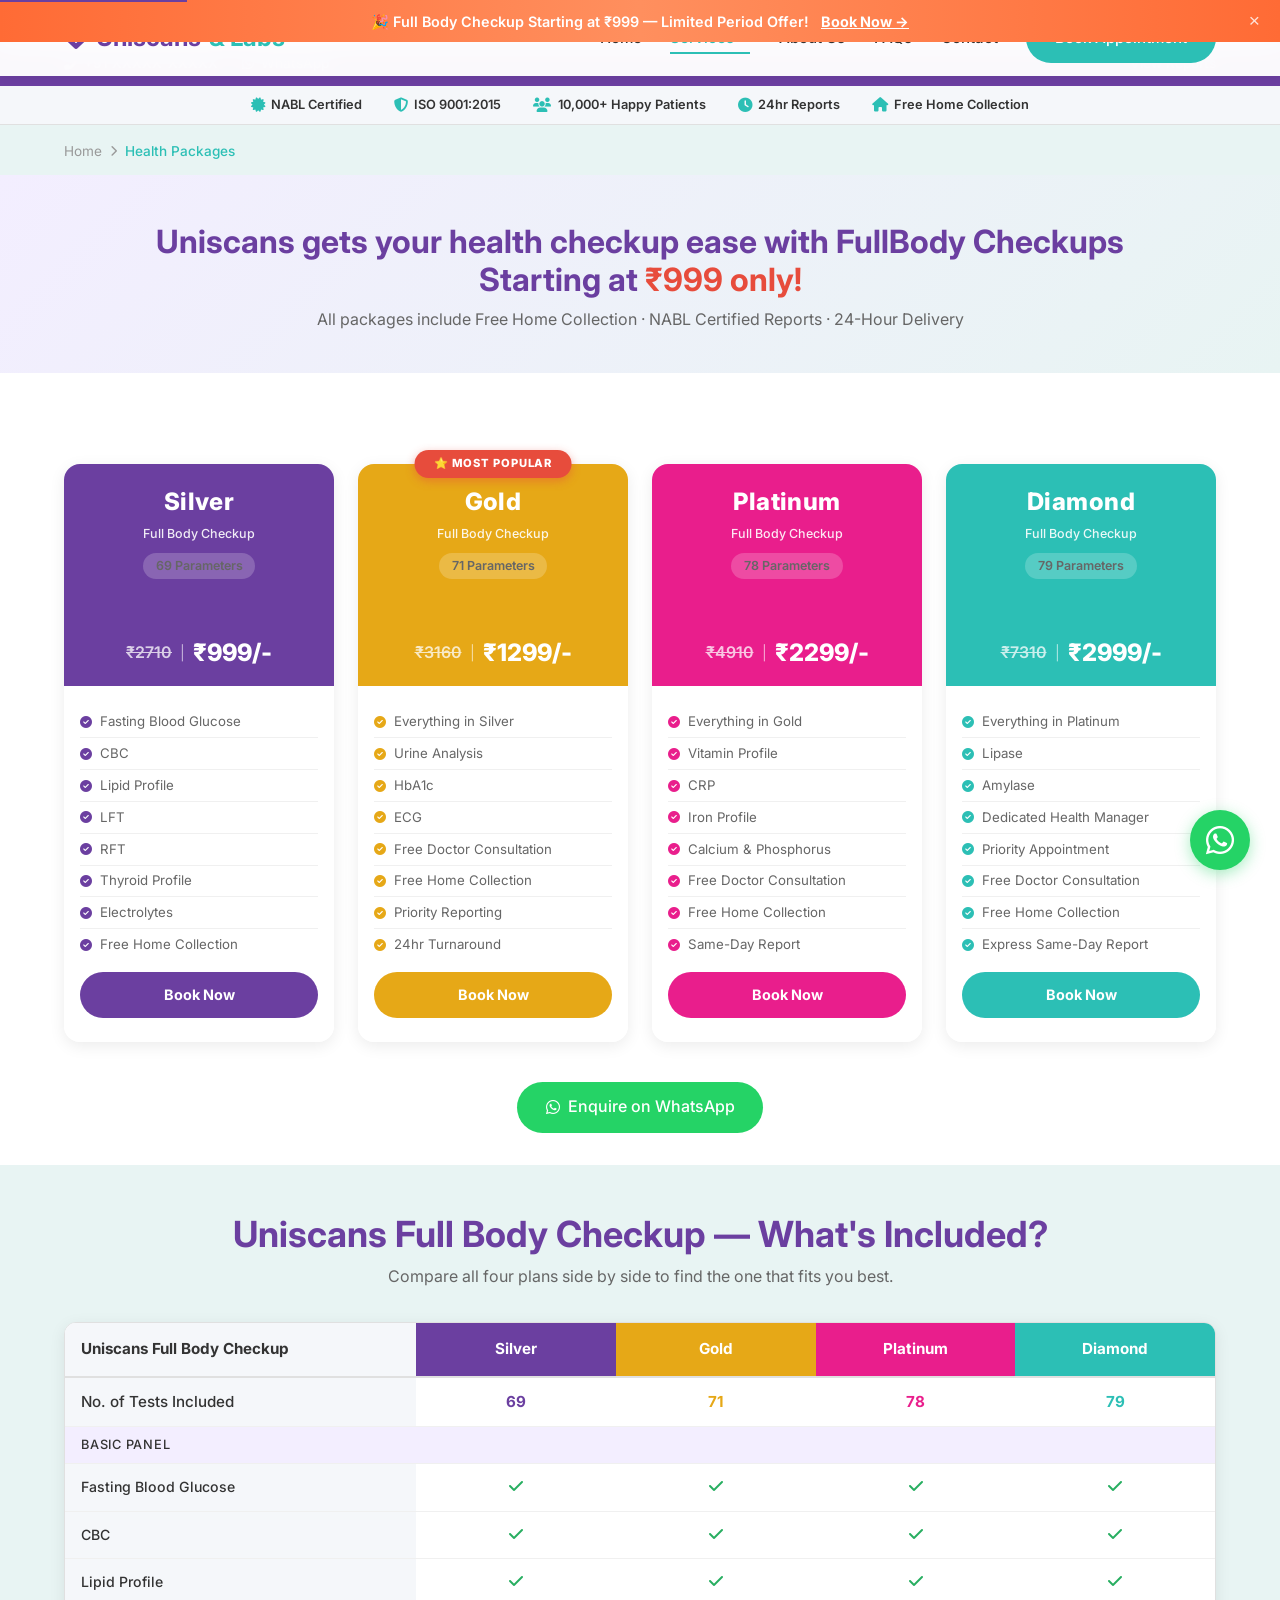
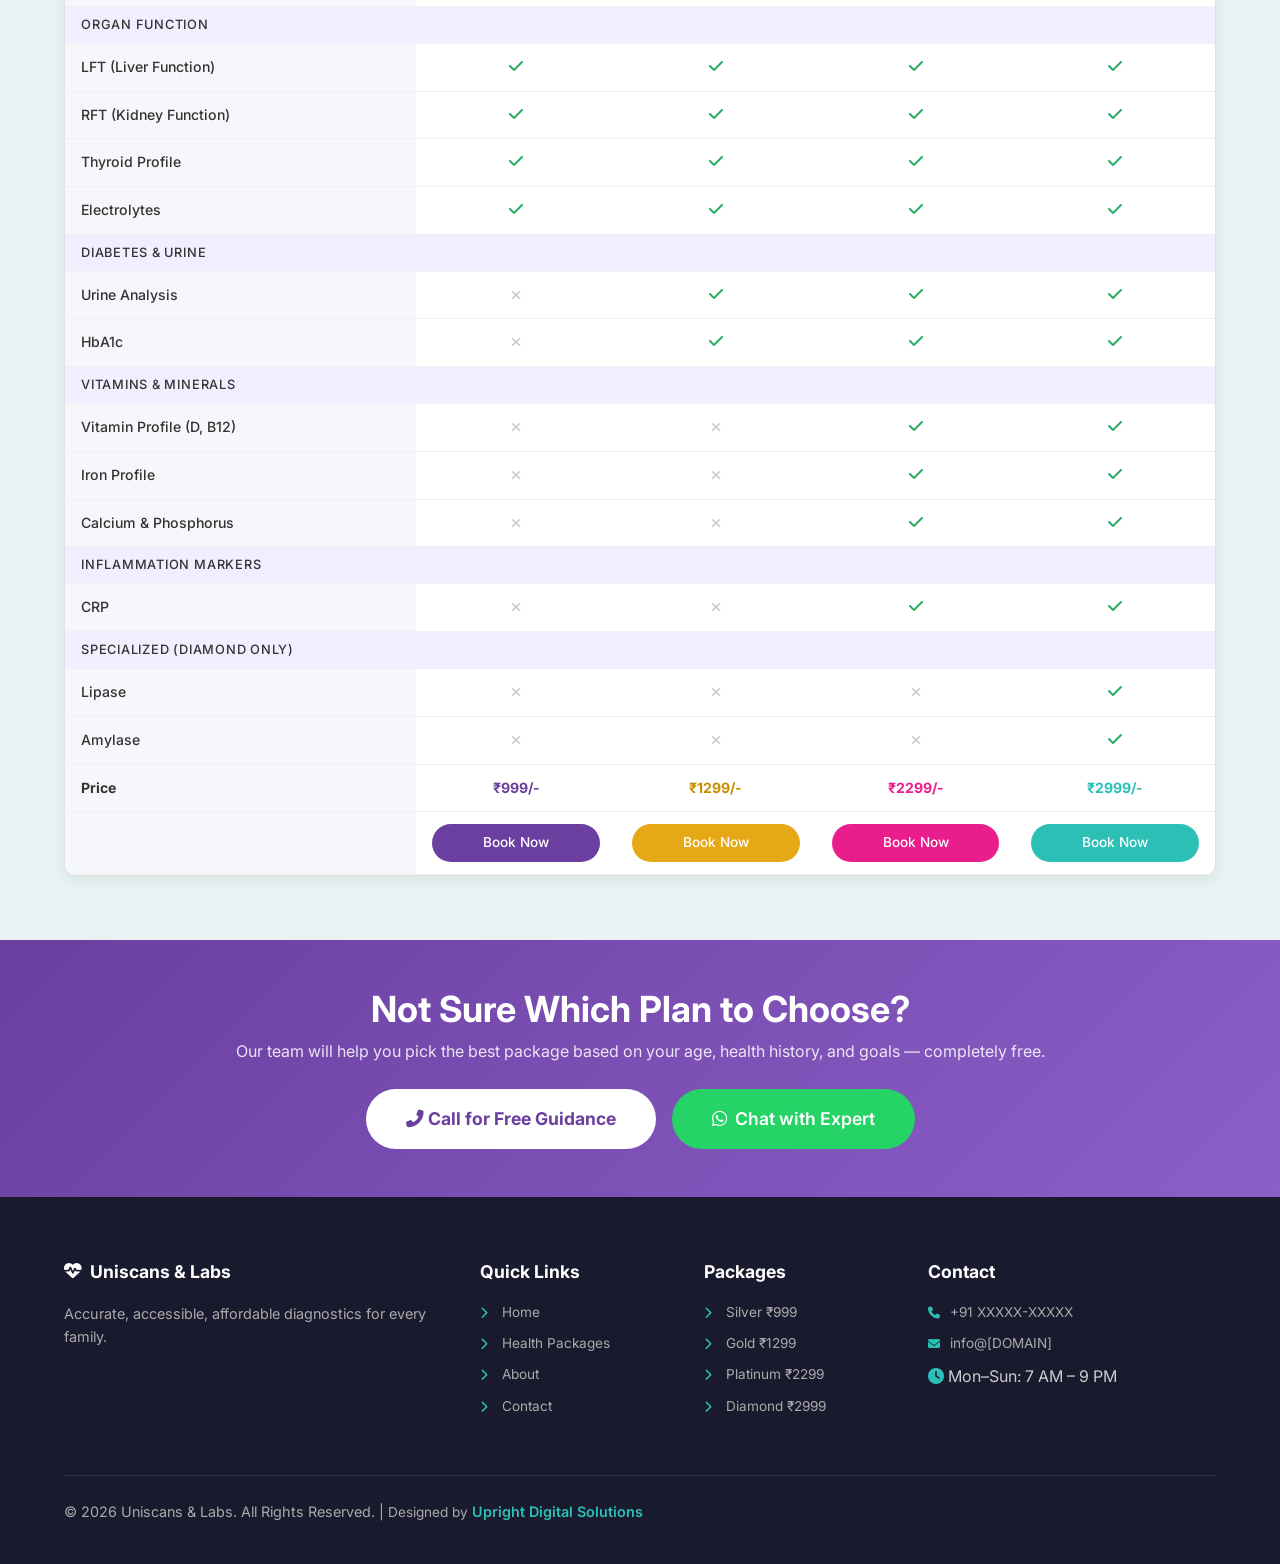
<file: packages.html>
<!DOCTYPE html>
<html lang="en">
<head>
    <meta charset="UTF-8">
    <meta name="viewport" content="width=device-width, initial-scale=1.0">
    <title>Health Packages | Uniscans & Labs - Full Body Checkups from ₹999</title>
    <meta name="description" content="Uniscans Full Body Checkup packages: Silver ₹999, Gold ₹1299, Platinum ₹2299, Diamond ₹2999. 69–79 parameters. Free home collection. Book now.">
    <link rel="stylesheet" href="styles.css">
    <link rel="stylesheet" href="https://cdnjs.cloudflare.com/ajax/libs/font-awesome/6.4.0/css/all.min.css">
    <style>
        /* ── PAGE-LEVEL OVERRIDES ── */
        .pkg-hero {
            background: linear-gradient(135deg, var(--section-light-purple) 0%, var(--section-alt) 100%);
            padding: 3rem 0 2.5rem;
            text-align: center;
        }
        .pkg-hero h1 { font-size: 2rem; color: var(--purple); margin-bottom: 0.5rem; }
        .pkg-hero h1 span { color: #e74c3c; }
        .pkg-hero p { color: var(--text-light); font-size: 1rem; margin: 0; }

        /* ── 4-PLAN CARDS GRID ── */
        .plans-grid {
            display: grid;
            grid-template-columns: repeat(4, 1fr);
            gap: 1.5rem;
            margin: 2.5rem 0;
        }
        @media (max-width: 900px) { .plans-grid { grid-template-columns: 1fr 1fr; } }
        @media (max-width: 540px) { .plans-grid { grid-template-columns: 1fr; } }

        .plan-tile {
            border-radius: var(--radius-lg);
            overflow: visible;
            box-shadow: var(--shadow-md);
            display: flex;
            flex-direction: column;
            transition: transform 0.3s ease, box-shadow 0.3s ease;
            position: relative;
            margin-top: 1.2rem; /* room for popular badge */
        }
        .plan-tile-header {
            border-radius: var(--radius-lg) var(--radius-lg) 0 0;
            overflow: hidden;
        }
        .plan-tile-body {
            border-radius: 0 0 var(--radius-lg) var(--radius-lg);
        }
        .plan-tile:hover {
            transform: translateY(-8px);
            box-shadow: var(--shadow-xl);
        }

        /* Colour themes */
        .plan-silver .plan-tile-header { background: #6B3FA0; }
        .plan-silver .plan-tile-price  { background: #6B3FA0; }

        .plan-gold .plan-tile-header   { background: #E6A817; }
        .plan-gold .plan-tile-price    { background: #E6A817; }

        .plan-platinum .plan-tile-header { background: #E91E8C; }
        .plan-platinum .plan-tile-price  { background: #E91E8C; }

        .plan-diamond .plan-tile-header  { background: #2CBFB5; }
        .plan-diamond .plan-tile-price   { background: #2CBFB5; }

        .plan-tile-header {
            padding: 1.2rem 1rem 1rem;
            text-align: center;
            color: white;
        }
        .plan-tile-header .plan-tier-name {
            font-size: 1.5rem;
            font-weight: 800;
            margin-bottom: 0.15rem;
            letter-spacing: 0.02em;
        }
        .plan-tile-header .plan-tier-sub {
            font-size: 0.78rem;
            opacity: 0.9;
            font-weight: 500;
            margin-bottom: 0.5rem;
        }
        .plan-tile-header .plan-params {
            display: inline-block;
            background: rgba(255,255,255,0.2);
            border-radius: var(--radius-pill);
            padding: 0.2rem 0.8rem;
            font-size: 0.78rem;
            font-weight: 600;
        }

        .plan-tile-price {
            padding: 0.9rem 1rem;
            text-align: center;
            color: white;
            display: flex;
            align-items: center;
            justify-content: center;
            gap: 0.5rem;
        }
        .plan-original {
            font-size: 1rem;
            font-weight: 600;
            text-decoration: line-through;
            opacity: 0.75;
        }
        .plan-divider { opacity: 0.6; font-size: 0.9rem; }
        .plan-offer {
            font-size: 1.5rem;
            font-weight: 800;
        }

        .plan-tile-body {
            background: white;
            padding: 1.25rem 1rem 1.5rem;
            flex: 1;
            display: flex;
            flex-direction: column;
            gap: 0.75rem;
        }
        .plan-feature-list {
            list-style: none;
            margin: 0;
            padding: 0;
            flex: 1;
        }
        .plan-feature-list li {
            display: flex;
            align-items: center;
            gap: 0.5rem;
            font-size: 0.83rem;
            color: var(--text-light);
            padding: 0.3rem 0;
            border-bottom: 1px solid var(--border-light);
        }
        .plan-feature-list li:last-child { border-bottom: none; }
        .plan-feature-list li i { font-size: 0.75rem; }
        .plan-silver .plan-feature-list li i  { color: #6B3FA0; }
        .plan-gold .plan-feature-list li i    { color: #E6A817; }
        .plan-platinum .plan-feature-list li i { color: #E91E8C; }
        .plan-diamond .plan-feature-list li i  { color: #2CBFB5; }

        .plan-cta {
            display: block;
            width: 100%;
            text-align: center;
            padding: 0.7rem;
            border-radius: var(--radius-pill);
            font-weight: 700;
            font-size: 0.9rem;
            color: white;
            border: none;
            cursor: pointer;
            transition: filter 0.2s ease, transform 0.2s ease;
            text-decoration: none;
        }
        .plan-cta:hover { filter: brightness(1.1); transform: translateY(-1px); color: white; }

        .plan-silver  .plan-cta { background: #6B3FA0; }
        .plan-gold    .plan-cta { background: #E6A817; }
        .plan-platinum .plan-cta { background: #E91E8C; }
        .plan-diamond .plan-cta  { background: #2CBFB5; }

        /* Popular badge */
        .popular-badge-top {
            position: absolute;
            top: -14px;
            left: 50%;
            transform: translateX(-50%);
            background: #e74c3c;
            color: white;
            font-size: 0.7rem;
            font-weight: 800;
            padding: 0.3rem 1.2rem;
            border-radius: var(--radius-pill);
            letter-spacing: 0.08em;
            text-transform: uppercase;
            z-index: 5;
            white-space: nowrap;
            box-shadow: 0 3px 10px rgba(231,76,60,0.45);
            animation: gentle-bounce 2s infinite;
        }

        /* ── COMPARISON TABLE ── */
        .compare-section { padding: 3rem 0 4rem; }
        .compare-section h2 { text-align: center; margin-bottom: 0.5rem; }
        .compare-section > .container > p { text-align: center; color: var(--text-light); margin-bottom: 2rem; }

        .compare-wrap {
            overflow-x: auto;
            border-radius: var(--radius-md);
            box-shadow: var(--shadow-md);
            border: 1px solid var(--border-color);
        }
        table.cmp {
            width: 100%;
            border-collapse: collapse;
            background: white;
            min-width: 560px;
        }
        table.cmp thead tr th {
            padding: 0.9rem 1rem;
            font-size: 0.95rem;
            font-weight: 700;
            text-align: center;
            border-bottom: 2px solid var(--border-color);
        }
        table.cmp thead tr th:first-child { text-align: left; color: var(--text-main); background: var(--bg-light); }
        table.cmp thead .th-silver   { background: #6B3FA0; color: white; }
        table.cmp thead .th-gold     { background: #E6A817; color: white; }
        table.cmp thead .th-platinum { background: #E91E8C; color: white; }
        table.cmp thead .th-diamond  { background: #2CBFB5; color: white; }

        table.cmp tbody tr td {
            padding: 0.75rem 1rem;
            border-bottom: 1px solid var(--border-light);
            text-align: center;
            font-size: 0.88rem;
            color: var(--text-light);
        }
        table.cmp tbody tr td:first-child {
            text-align: left;
            font-weight: 500;
            color: var(--text-main);
            background: var(--bg-light);
            position: sticky;
            left: 0;
            z-index: 1;
        }
        table.cmp tbody tr:hover td { background: #f9f9ff; }
        table.cmp tbody tr:hover td:first-child { background: #f0eef8; }

        table.cmp .section-row td {
            background: var(--section-light-purple) !important;
            font-weight: 700;
            color: var(--purple);
            font-size: 0.8rem;
            letter-spacing: 0.06em;
            text-transform: uppercase;
            padding: 0.5rem 1rem;
        }
        table.cmp .count-row td { font-weight: 700; font-size: 0.95rem; color: var(--text-main); }
        table.cmp .count-row .c-silver   { color: #6B3FA0; }
        table.cmp .count-row .c-gold     { color: #E6A817; }
        table.cmp .count-row .c-platinum { color: #E91E8C; }
        table.cmp .count-row .c-diamond  { color: #2CBFB5; }

        .ico-yes { color: #27ae60; font-size: 1rem; }
        .ico-no  { color: #ccc; font-size: 0.85rem; }

        /* ── CTA BOTTOM ── */
        .pkg-cta { background: linear-gradient(135deg, var(--purple), #8B5FC7); padding: 3rem 0; text-align: center; }
        .pkg-cta h2 { color: white; margin-bottom: 0.5rem; }
        .pkg-cta p  { color: rgba(255,255,255,0.85); margin-bottom: 1.5rem; }
        .pkg-cta-btns { display: flex; justify-content: center; gap: 1rem; flex-wrap: wrap; }
    </style>
</head>
<body>
    <a href="#main-content" class="skip-to-main">Skip to Main Content</a>

    <!-- Promo Banner -->
    <div class="promo-banner" id="promoBanner">
        🎉 Full Body Checkup Starting at ₹999 — Limited Period Offer!
        <a href="appointment.html?plan=silver">Book Now →</a>
        <button class="promo-close" id="promoClose" aria-label="Close">×</button>
    </div>

    <!-- Top Bar -->
    <div class="top-bar"><div class="container"><div class="top-bar-left">
        <a href="tel:+91XXXXXXXXXX"><i class="fas fa-phone-alt"></i> +91 XXXXX-XXXXX</a>
        <a href="https://wa.me/91XXXXXXXXXX" target="_blank" rel="noopener"><i class="fab fa-whatsapp"></i> WhatsApp</a>
    </div><div class="top-bar-right"><a href="reports.html">View Reports</a></div></div></div>

    <!-- Navbar -->
    <header class="navbar" id="navbar"><div class="container">
        <a href="index.html" class="logo"><i class="fas fa-heartbeat"></i> Uniscans <span>& Labs</span></a>
        <nav class="nav-links" id="navLinks">
            <a href="index.html">Home</a>
            <div class="nav-dropdown">
                <a href="packages.html" class="active">Services <i class="fas fa-chevron-down"></i></a>
                <div class="dropdown-menu">
                    <a href="packages.html"><i class="fas fa-box-open"></i> Health Packages</a>
                    
                </div>
            </div>
            <a href="about.html">About Us</a>
            <a href="faq.html">FAQs</a>
            <a href="contact.html">Contact</a>
            <a href="appointment.html" class="btn btn-accent">Book Appointment</a>
        </nav>
        <div class="mobile-toggle" id="mobileToggle"><i class="fas fa-bars"></i></div>
    </div></header>
    <div class="mobile-overlay" id="mobileOverlay"></div>

    <!-- Trust Bar -->
    <div class="trust-bar"><div class="trust-bar-inner">
        <div class="trust-bar-item"><i class="fas fa-certificate"></i> NABL Certified</div>
        <div class="trust-bar-item"><i class="fas fa-shield-alt"></i> ISO 9001:2015</div>
        <div class="trust-bar-item"><i class="fas fa-users"></i> 10,000+ Happy Patients</div>
        <div class="trust-bar-item"><i class="fas fa-clock"></i> 24hr Reports</div>
        <div class="trust-bar-item"><i class="fas fa-home"></i> Free Home Collection</div>
    </div></div>

    <!-- Breadcrumb -->
    <div class="breadcrumb" style="padding-top:1rem; background:var(--section-alt);"><div class="container">
        <ul class="breadcrumb-list">
            <li><a href="index.html">Home</a></li>
            <li><span class="separator"><i class="fas fa-chevron-right"></i></span></li>
            <li class="active">Health Packages</li>
        </ul>
    </div></div>

    <main id="main-content">

    <!-- Hero -->
    <section class="pkg-hero">
        <div class="container">
            <h1>Uniscans gets your health checkup ease with FullBody Checkups<br>Starting at <span>₹999 only!</span></h1>
            <p>All packages include Free Home Collection · NABL Certified Reports · 24-Hour Delivery</p>
        </div>
    </section>

    <!-- 4 Plan Cards -->
    <section class="section" style="padding-top: 2rem; padding-bottom: 2rem;">
        <div class="container">
            <div class="plans-grid">

                <!-- SILVER -->
                <div class="plan-tile plan-silver fade-in">
                    <div class="plan-tile-header">
                        <div class="plan-tier-name">Silver</div>
                        <div class="plan-tier-sub">Full Body Checkup</div>
                        <span class="plan-params">69 Parameters</span>
                    </div>
                    <div class="plan-tile-price">
                        <span class="plan-original">₹2710</span>
                        <span class="plan-divider">|</span>
                        <span class="plan-offer">₹999/-</span>
                    </div>
                    <div class="plan-tile-body">
                        <ul class="plan-feature-list">
                            <li><i class="fas fa-check-circle"></i> Fasting Blood Glucose</li>
                            <li><i class="fas fa-check-circle"></i> CBC</li>
                            <li><i class="fas fa-check-circle"></i> Lipid Profile</li>
                            <li><i class="fas fa-check-circle"></i> LFT</li>
                            <li><i class="fas fa-check-circle"></i> RFT</li>
                            <li><i class="fas fa-check-circle"></i> Thyroid Profile</li>
                            <li><i class="fas fa-check-circle"></i> Electrolytes</li>
                            <li><i class="fas fa-check-circle"></i> Free Home Collection</li>
                        </ul>
                        <a href="appointment.html?plan=silver" class="plan-cta" id="book-silver">Book Now</a>
                    </div>
                </div>

                <!-- GOLD -->
                <div class="plan-tile plan-gold fade-in">
                    <span class="popular-badge-top">⭐ Most Popular</span>
                    <div class="plan-tile-header">
                        <div class="plan-tier-name">Gold</div>
                        <div class="plan-tier-sub">Full Body Checkup</div>
                        <span class="plan-params">71 Parameters</span>
                    </div>
                    <div class="plan-tile-price">
                        <span class="plan-original">₹3160</span>
                        <span class="plan-divider">|</span>
                        <span class="plan-offer">₹1299/-</span>
                    </div>
                    <div class="plan-tile-body">
                        <ul class="plan-feature-list">
                            <li><i class="fas fa-check-circle"></i> Everything in Silver</li>
                            <li><i class="fas fa-check-circle"></i> Urine Analysis</li>
                            <li><i class="fas fa-check-circle"></i> HbA1c</li>
                            <li><i class="fas fa-check-circle"></i> ECG</li>
                            <li><i class="fas fa-check-circle"></i> Free Doctor Consultation</li>
                            <li><i class="fas fa-check-circle"></i> Free Home Collection</li>
                            <li><i class="fas fa-check-circle"></i> Priority Reporting</li>
                            <li><i class="fas fa-check-circle"></i> 24hr Turnaround</li>
                        </ul>
                        <a href="appointment.html?plan=gold" class="plan-cta" id="book-gold">Book Now</a>
                    </div>
                </div>

                <!-- PLATINUM -->
                <div class="plan-tile plan-platinum fade-in">
                    <div class="plan-tile-header">
                        <div class="plan-tier-name">Platinum</div>
                        <div class="plan-tier-sub">Full Body Checkup</div>
                        <span class="plan-params">78 Parameters</span>
                    </div>
                    <div class="plan-tile-price">
                        <span class="plan-original">₹4910</span>
                        <span class="plan-divider">|</span>
                        <span class="plan-offer">₹2299/-</span>
                    </div>
                    <div class="plan-tile-body">
                        <ul class="plan-feature-list">
                            <li><i class="fas fa-check-circle"></i> Everything in Gold</li>
                            <li><i class="fas fa-check-circle"></i> Vitamin Profile</li>
                            <li><i class="fas fa-check-circle"></i> CRP</li>
                            <li><i class="fas fa-check-circle"></i> Iron Profile</li>
                            <li><i class="fas fa-check-circle"></i> Calcium & Phosphorus</li>
                            <li><i class="fas fa-check-circle"></i> Free Doctor Consultation</li>
                            <li><i class="fas fa-check-circle"></i> Free Home Collection</li>
                            <li><i class="fas fa-check-circle"></i> Same-Day Report</li>
                        </ul>
                        <a href="appointment.html?plan=platinum" class="plan-cta" id="book-platinum">Book Now</a>
                    </div>
                </div>

                <!-- DIAMOND -->
                <div class="plan-tile plan-diamond fade-in">
                    <div class="plan-tile-header">
                        <div class="plan-tier-name">Diamond</div>
                        <div class="plan-tier-sub">Full Body Checkup</div>
                        <span class="plan-params">79 Parameters</span>
                    </div>
                    <div class="plan-tile-price">
                        <span class="plan-original">₹7310</span>
                        <span class="plan-divider">|</span>
                        <span class="plan-offer">₹2999/-</span>
                    </div>
                    <div class="plan-tile-body">
                        <ul class="plan-feature-list">
                            <li><i class="fas fa-check-circle"></i> Everything in Platinum</li>
                            <li><i class="fas fa-check-circle"></i> Lipase</li>
                            <li><i class="fas fa-check-circle"></i> Amylase</li>
                            <li><i class="fas fa-check-circle"></i> Dedicated Health Manager</li>
                            <li><i class="fas fa-check-circle"></i> Priority Appointment</li>
                            <li><i class="fas fa-check-circle"></i> Free Doctor Consultation</li>
                            <li><i class="fas fa-check-circle"></i> Free Home Collection</li>
                            <li><i class="fas fa-check-circle"></i> Express Same-Day Report</li>
                        </ul>
                        <a href="appointment.html?plan=diamond" class="plan-cta" id="book-diamond">Book Now</a>
                    </div>
                </div>

            </div><!-- /plans-grid -->

            <!-- WhatsApp quick enquiry -->
            <div class="text-center" style="margin-top:1rem;">
                <a href="https://wa.me/91XXXXXXXXXX?text=Hi%2C%20I%20want%20to%20enquire%20about%20health%20packages" target="_blank" rel="noopener" class="btn btn-whatsapp">
                    <i class="fab fa-whatsapp"></i> Enquire on WhatsApp
                </a>
            </div>
        </div>
    </section>

    <!-- Comparison Table -->
    <section class="compare-section section-alt" id="compare">
        <div class="container">
            <h2>Uniscans Full Body Checkup — What's Included?</h2>
            <p>Compare all four plans side by side to find the one that fits you best.</p>
            <div class="compare-wrap">
                <table class="cmp">
                    <thead>
                        <tr>
                            <th>Uniscans Full Body Checkup</th>
                            <th class="th-silver">Silver</th>
                            <th class="th-gold">Gold</th>
                            <th class="th-platinum">Platinum</th>
                            <th class="th-diamond">Diamond</th>
                        </tr>
                    </thead>
                    <tbody>
                        <!-- Parameter count -->
                        <tr class="count-row">
                            <td>No. of Tests Included</td>
                            <td class="c-silver">69</td>
                            <td class="c-gold">71</td>
                            <td class="c-platinum">78</td>
                            <td class="c-diamond">79</td>
                        </tr>

                        <!-- Basic Panel -->
                        <tr class="section-row"><td colspan="5">Basic Panel</td></tr>
                        <tr>
                            <td>Fasting Blood Glucose</td>
                            <td><i class="fas fa-check ico-yes"></i></td>
                            <td><i class="fas fa-check ico-yes"></i></td>
                            <td><i class="fas fa-check ico-yes"></i></td>
                            <td><i class="fas fa-check ico-yes"></i></td>
                        </tr>
                        <tr>
                            <td>CBC</td>
                            <td><i class="fas fa-check ico-yes"></i></td>
                            <td><i class="fas fa-check ico-yes"></i></td>
                            <td><i class="fas fa-check ico-yes"></i></td>
                            <td><i class="fas fa-check ico-yes"></i></td>
                        </tr>
                        <tr>
                            <td>Lipid Profile</td>
                            <td><i class="fas fa-check ico-yes"></i></td>
                            <td><i class="fas fa-check ico-yes"></i></td>
                            <td><i class="fas fa-check ico-yes"></i></td>
                            <td><i class="fas fa-check ico-yes"></i></td>
                        </tr>

                        <!-- Organ Function -->
                        <tr class="section-row"><td colspan="5">Organ Function</td></tr>
                        <tr>
                            <td>LFT (Liver Function)</td>
                            <td><i class="fas fa-check ico-yes"></i></td>
                            <td><i class="fas fa-check ico-yes"></i></td>
                            <td><i class="fas fa-check ico-yes"></i></td>
                            <td><i class="fas fa-check ico-yes"></i></td>
                        </tr>
                        <tr>
                            <td>RFT (Kidney Function)</td>
                            <td><i class="fas fa-check ico-yes"></i></td>
                            <td><i class="fas fa-check ico-yes"></i></td>
                            <td><i class="fas fa-check ico-yes"></i></td>
                            <td><i class="fas fa-check ico-yes"></i></td>
                        </tr>
                        <tr>
                            <td>Thyroid Profile</td>
                            <td><i class="fas fa-check ico-yes"></i></td>
                            <td><i class="fas fa-check ico-yes"></i></td>
                            <td><i class="fas fa-check ico-yes"></i></td>
                            <td><i class="fas fa-check ico-yes"></i></td>
                        </tr>
                        <tr>
                            <td>Electrolytes</td>
                            <td><i class="fas fa-check ico-yes"></i></td>
                            <td><i class="fas fa-check ico-yes"></i></td>
                            <td><i class="fas fa-check ico-yes"></i></td>
                            <td><i class="fas fa-check ico-yes"></i></td>
                        </tr>

                        <!-- Diabetes & Urine -->
                        <tr class="section-row"><td colspan="5">Diabetes & Urine</td></tr>
                        <tr>
                            <td>Urine Analysis</td>
                            <td><i class="fas fa-times ico-no"></i></td>
                            <td><i class="fas fa-check ico-yes"></i></td>
                            <td><i class="fas fa-check ico-yes"></i></td>
                            <td><i class="fas fa-check ico-yes"></i></td>
                        </tr>
                        <tr>
                            <td>HbA1c</td>
                            <td><i class="fas fa-times ico-no"></i></td>
                            <td><i class="fas fa-check ico-yes"></i></td>
                            <td><i class="fas fa-check ico-yes"></i></td>
                            <td><i class="fas fa-check ico-yes"></i></td>
                        </tr>

                        <!-- Vitamins & Minerals -->
                        <tr class="section-row"><td colspan="5">Vitamins & Minerals</td></tr>
                        <tr>
                            <td>Vitamin Profile (D, B12)</td>
                            <td><i class="fas fa-times ico-no"></i></td>
                            <td><i class="fas fa-times ico-no"></i></td>
                            <td><i class="fas fa-check ico-yes"></i></td>
                            <td><i class="fas fa-check ico-yes"></i></td>
                        </tr>
                        <tr>
                            <td>Iron Profile</td>
                            <td><i class="fas fa-times ico-no"></i></td>
                            <td><i class="fas fa-times ico-no"></i></td>
                            <td><i class="fas fa-check ico-yes"></i></td>
                            <td><i class="fas fa-check ico-yes"></i></td>
                        </tr>
                        <tr>
                            <td>Calcium & Phosphorus</td>
                            <td><i class="fas fa-times ico-no"></i></td>
                            <td><i class="fas fa-times ico-no"></i></td>
                            <td><i class="fas fa-check ico-yes"></i></td>
                            <td><i class="fas fa-check ico-yes"></i></td>
                        </tr>

                        <!-- Inflammation -->
                        <tr class="section-row"><td colspan="5">Inflammation Markers</td></tr>
                        <tr>
                            <td>CRP</td>
                            <td><i class="fas fa-times ico-no"></i></td>
                            <td><i class="fas fa-times ico-no"></i></td>
                            <td><i class="fas fa-check ico-yes"></i></td>
                            <td><i class="fas fa-check ico-yes"></i></td>
                        </tr>

                        <!-- Specialized -->
                        <tr class="section-row"><td colspan="5">Specialized (Diamond Only)</td></tr>
                        <tr>
                            <td>Lipase</td>
                            <td><i class="fas fa-times ico-no"></i></td>
                            <td><i class="fas fa-times ico-no"></i></td>
                            <td><i class="fas fa-times ico-no"></i></td>
                            <td><i class="fas fa-check ico-yes"></i></td>
                        </tr>
                        <tr>
                            <td>Amylase</td>
                            <td><i class="fas fa-times ico-no"></i></td>
                            <td><i class="fas fa-times ico-no"></i></td>
                            <td><i class="fas fa-times ico-no"></i></td>
                            <td><i class="fas fa-check ico-yes"></i></td>
                        </tr>

                        <!-- CTA Row -->
                        <tr>
                            <td><strong>Price</strong></td>
                            <td><strong style="color:#6B3FA0;">₹999/-</strong></td>
                            <td><strong style="color:#c78f00;">₹1299/-</strong></td>
                            <td><strong style="color:#E91E8C;">₹2299/-</strong></td>
                            <td><strong style="color:#2CBFB5;">₹2999/-</strong></td>
                        </tr>
                        <tr>
                            <td></td>
                            <td><a href="appointment.html?plan=silver"   class="btn btn-sm" style="background:#6B3FA0;color:white;width:100%;">Book Now</a></td>
                            <td><a href="appointment.html?plan=gold"     class="btn btn-sm" style="background:#E6A817;color:white;width:100%;">Book Now</a></td>
                            <td><a href="appointment.html?plan=platinum" class="btn btn-sm" style="background:#E91E8C;color:white;width:100%;">Book Now</a></td>
                            <td><a href="appointment.html?plan=diamond"  class="btn btn-sm" style="background:#2CBFB5;color:white;width:100%;">Book Now</a></td>
                        </tr>
                    </tbody>
                </table>
            </div>
        </div>
    </section>

    <!-- Bottom CTA -->
    <section class="pkg-cta">
        <div class="container">
            <h2>Not Sure Which Plan to Choose?</h2>
            <p>Our team will help you pick the best package based on your age, health history, and goals — completely free.</p>
            <div class="pkg-cta-btns">
                <a href="tel:+91XXXXXXXXXX" class="btn btn-lg" style="background:white; color:var(--purple); font-weight:700;">
                    <i class="fas fa-phone-alt"></i> Call for Free Guidance
                </a>
                <a href="https://wa.me/91XXXXXXXXXX?text=Hi%2C%20help%20me%20choose%20a%20health%20package" target="_blank" rel="noopener" class="btn btn-whatsapp btn-lg">
                    <i class="fab fa-whatsapp"></i> Chat with Expert
                </a>
            </div>
        </div>
    </section>

    </main>

    <!-- Footer -->
    <footer class="footer"><div class="container"><div class="footer-grid">
        <div>
            <h3 style="display:flex;align-items:center;gap:0.5rem;"><i class="fas fa-heartbeat"></i> Uniscans &amp; Labs</h3>
            <p class="footer-about-text">Accurate, accessible, affordable diagnostics for every family.</p>
        </div>
        <div>
            <h3>Quick Links</h3>
            <ul class="footer-links">
                <li><a href="index.html"><i class="fas fa-chevron-right"></i> Home</a></li>
                <li><a href="packages.html"><i class="fas fa-chevron-right"></i> Health Packages</a></li>
                <li><a href="about.html"><i class="fas fa-chevron-right"></i> About</a></li>
                <li><a href="contact.html"><i class="fas fa-chevron-right"></i> Contact</a></li>
            </ul>
        </div>
        <div>
            <h3>Packages</h3>
            <ul class="footer-links">
                <li><a href="appointment.html?plan=silver"><i class="fas fa-chevron-right"></i> Silver ₹999</a></li>
                <li><a href="appointment.html?plan=gold"><i class="fas fa-chevron-right"></i> Gold ₹1299</a></li>
                <li><a href="appointment.html?plan=platinum"><i class="fas fa-chevron-right"></i> Platinum ₹2299</a></li>
                <li><a href="appointment.html?plan=diamond"><i class="fas fa-chevron-right"></i> Diamond ₹2999</a></li>
            </ul>
        </div>
        <div>
            <h3>Contact</h3>
            <ul class="footer-links">
                <li><a href="tel:+91XXXXXXXXXX"><i class="fas fa-phone"></i> +91 XXXXX-XXXXX</a></li>
                <li><a href="mailto:info@[DOMAIN]"><i class="fas fa-envelope"></i> info@[DOMAIN]</a></li>
                <li><i class="fas fa-clock" style="color:var(--teal);"></i> Mon–Sun: 7 AM – 9 PM</li>
            </ul>
        </div>
    </div>
    <div class="footer-bottom"><div class="footer-bottom-inner">
        <p>&copy; 2026 Uniscans &amp; Labs. All Rights Reserved. | <span style="font-size:0.85rem;">Designed by <a href="#" style="color:var(--teal);font-weight:600;">Upright Digital Solutions</a></span></p>
    </div></div>
    </div></footer>

    <a href="https://wa.me/91XXXXXXXXXX" class="whatsapp-float" aria-label="Chat on WhatsApp" target="_blank" rel="noopener"><i class="fab fa-whatsapp"></i></a>
    <button class="back-to-top" id="backToTop" aria-label="Scroll to top"><i class="fas fa-arrow-up"></i></button>
    <script src="script.js"></script>
</body>
</html>
</file>
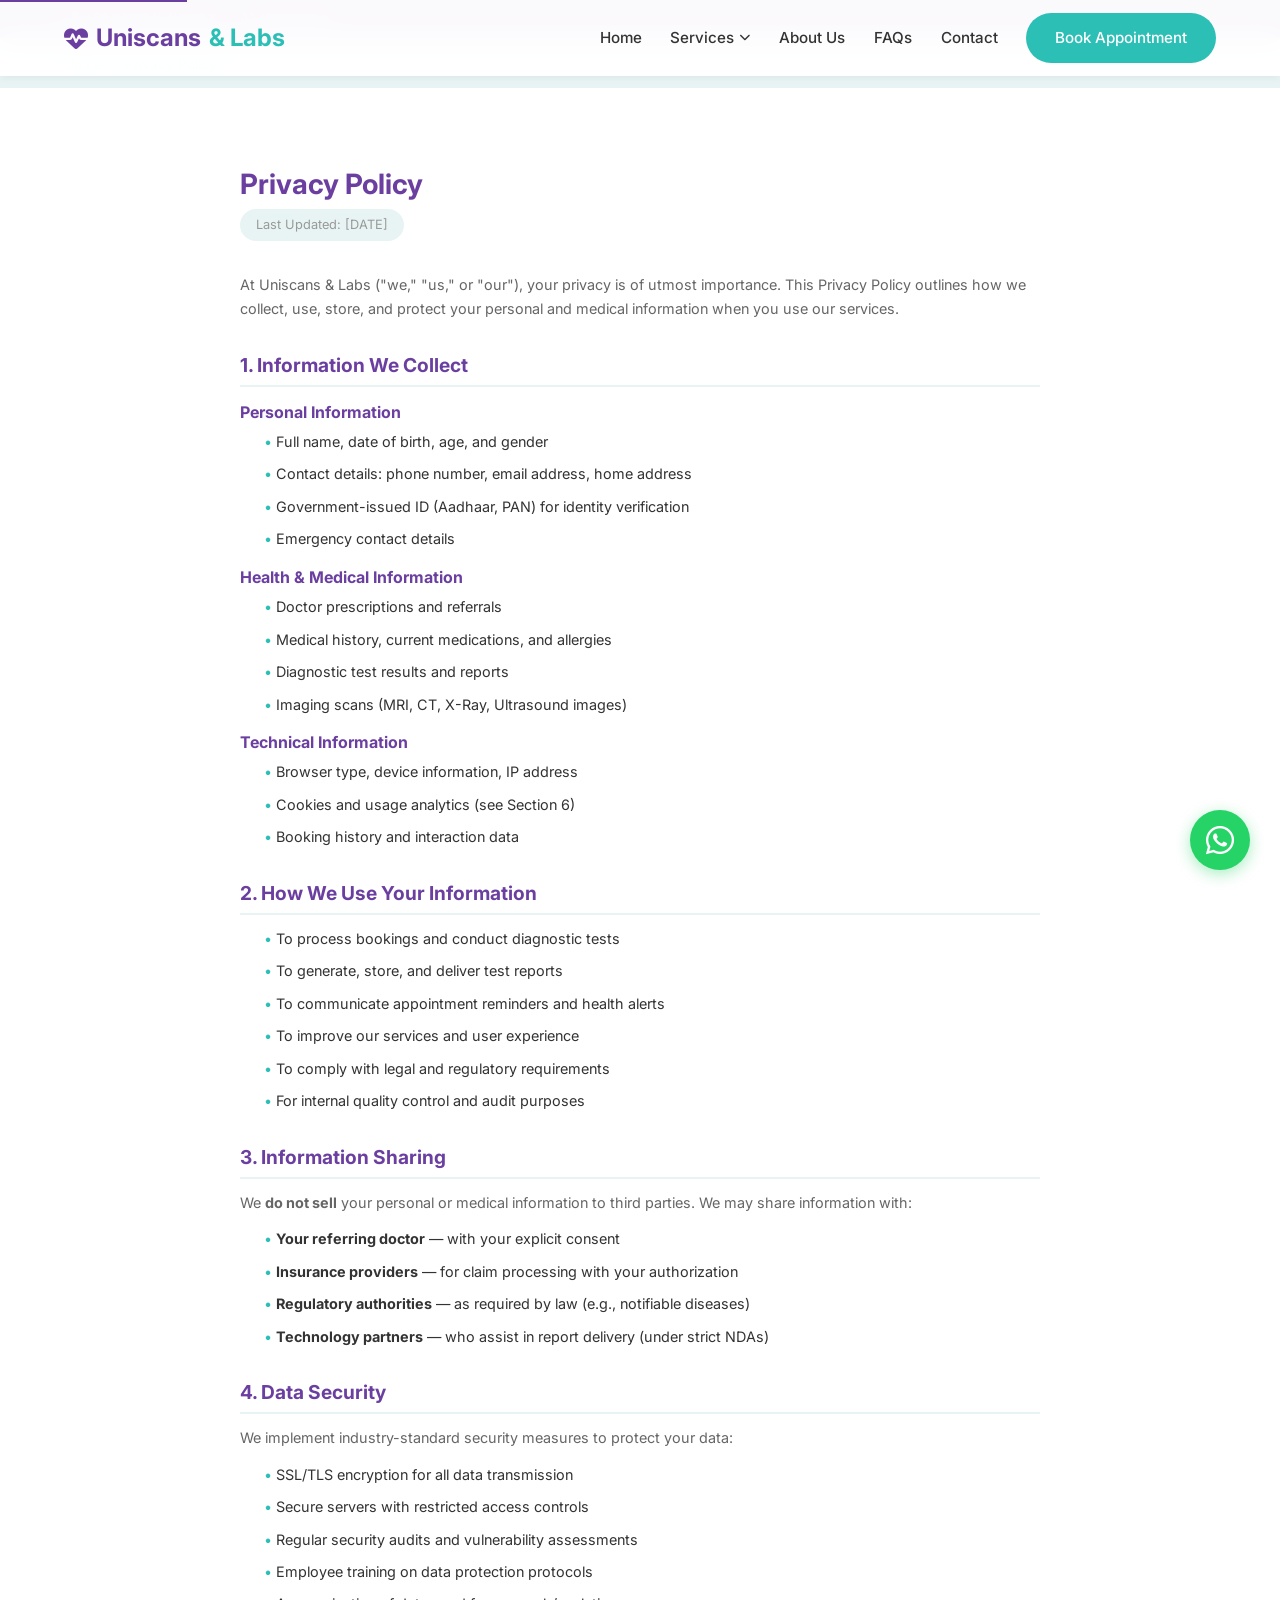
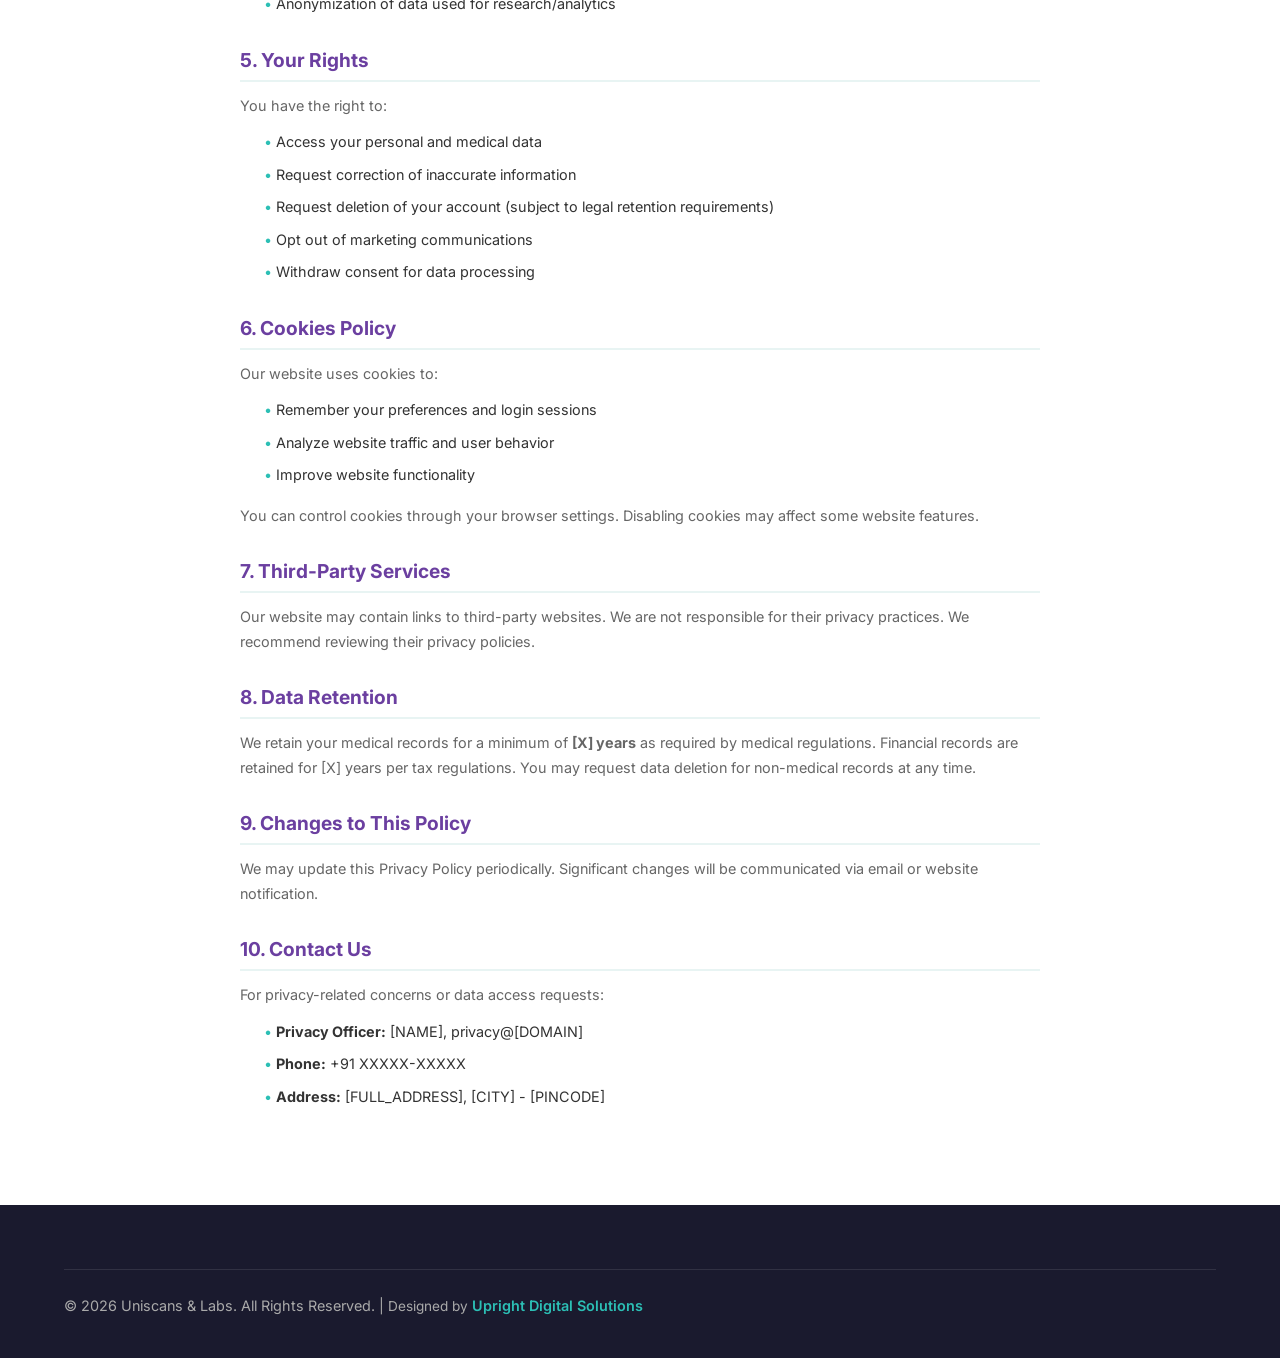
<file: privacy.html>
<!DOCTYPE html>
<html lang="en">
<head>
    <meta charset="UTF-8">
    <meta name="viewport" content="width=device-width, initial-scale=1.0">
    <title>Privacy Policy | Uniscans & Labs</title>
    <meta name="description" content="Privacy Policy for Uniscans & Labs. Learn how we collect, use, and protect your personal and health data.">
    <link rel="stylesheet" href="styles.css">
    <link rel="stylesheet" href="https://cdnjs.cloudflare.com/ajax/libs/font-awesome/6.4.0/css/all.min.css">
</head>
<body>
    <a href="#main-content" class="skip-to-main">Skip to Main Content</a>
    <div class="top-bar"><div class="container"><div class="top-bar-left"><a href="tel:+91XXXXXXXXXX"><i class="fas fa-phone-alt"></i> +91 XXXXX-XXXXX</a><a href="https://wa.me/91XXXXXXXXXX" target="_blank" rel="noopener"><i class="fab fa-whatsapp"></i> WhatsApp</a></div></div></div>
    <header class="navbar" id="navbar"><div class="container"><a href="index.html" class="logo"><i class="fas fa-heartbeat"></i> Uniscans <span>& Labs</span></a><nav class="nav-links" id="navLinks"><a href="index.html">Home</a><div class="nav-dropdown"><a href="packages.html">Services <i class="fas fa-chevron-down"></i></a><div class="dropdown-menu"><a href="packages.html"><i class="fas fa-box-open"></i> Health Packages</a></div></div><a href="about.html">About Us</a><a href="faq.html">FAQs</a><a href="contact.html">Contact</a><a href="appointment.html" class="btn btn-accent">Book Appointment</a></nav><div class="mobile-toggle" id="mobileToggle"><i class="fas fa-bars"></i></div></div></header>
    <div class="mobile-overlay" id="mobileOverlay"></div>
    <div class="breadcrumb" style="padding-top: 1rem; background: var(--section-alt);"><div class="container"><ul class="breadcrumb-list"><li><a href="index.html">Home</a></li><li><span class="separator"><i class="fas fa-chevron-right"></i></span></li><li class="active">Privacy Policy</li></ul></div></div>

    <main id="main-content">
    <section class="section">
        <div class="container">
            <div class="legal-content">
                <h1>Privacy Policy</h1>
                <span class="legal-last-updated">Last Updated: [DATE]</span>

                <p>At Uniscans & Labs ("we," "us," or "our"), your privacy is of utmost importance. This Privacy Policy outlines how we collect, use, store, and protect your personal and medical information when you use our services.</p>

                <h2>1. Information We Collect</h2>
                <h3>Personal Information</h3>
                <ul>
                    <li>Full name, date of birth, age, and gender</li>
                    <li>Contact details: phone number, email address, home address</li>
                    <li>Government-issued ID (Aadhaar, PAN) for identity verification</li>
                    <li>Emergency contact details</li>
                </ul>
                <h3>Health & Medical Information</h3>
                <ul>
                    <li>Doctor prescriptions and referrals</li>
                    <li>Medical history, current medications, and allergies</li>
                    <li>Diagnostic test results and reports</li>
                    <li>Imaging scans (MRI, CT, X-Ray, Ultrasound images)</li>
                </ul>
                <h3>Technical Information</h3>
                <ul>
                    <li>Browser type, device information, IP address</li>
                    <li>Cookies and usage analytics (see Section 6)</li>
                    <li>Booking history and interaction data</li>
                </ul>

                <h2>2. How We Use Your Information</h2>
                <ul>
                    <li>To process bookings and conduct diagnostic tests</li>
                    <li>To generate, store, and deliver test reports</li>
                    <li>To communicate appointment reminders and health alerts</li>
                    <li>To improve our services and user experience</li>
                    <li>To comply with legal and regulatory requirements</li>
                    <li>For internal quality control and audit purposes</li>
                </ul>

                <h2>3. Information Sharing</h2>
                <p>We <strong>do not sell</strong> your personal or medical information to third parties. We may share information with:</p>
                <ul>
                    <li><strong>Your referring doctor</strong> — with your explicit consent</li>
                    <li><strong>Insurance providers</strong> — for claim processing with your authorization</li>
                    <li><strong>Regulatory authorities</strong> — as required by law (e.g., notifiable diseases)</li>
                    <li><strong>Technology partners</strong> — who assist in report delivery (under strict NDAs)</li>
                </ul>

                <h2>4. Data Security</h2>
                <p>We implement industry-standard security measures to protect your data:</p>
                <ul>
                    <li>SSL/TLS encryption for all data transmission</li>
                    <li>Secure servers with restricted access controls</li>
                    <li>Regular security audits and vulnerability assessments</li>
                    <li>Employee training on data protection protocols</li>
                    <li>Anonymization of data used for research/analytics</li>
                </ul>

                <h2>5. Your Rights</h2>
                <p>You have the right to:</p>
                <ul>
                    <li>Access your personal and medical data</li>
                    <li>Request correction of inaccurate information</li>
                    <li>Request deletion of your account (subject to legal retention requirements)</li>
                    <li>Opt out of marketing communications</li>
                    <li>Withdraw consent for data processing</li>
                </ul>

                <h2>6. Cookies Policy</h2>
                <p>Our website uses cookies to:</p>
                <ul>
                    <li>Remember your preferences and login sessions</li>
                    <li>Analyze website traffic and user behavior</li>
                    <li>Improve website functionality</li>
                </ul>
                <p>You can control cookies through your browser settings. Disabling cookies may affect some website features.</p>

                <h2>7. Third-Party Services</h2>
                <p>Our website may contain links to third-party websites. We are not responsible for their privacy practices. We recommend reviewing their privacy policies.</p>

                <h2>8. Data Retention</h2>
                <p>We retain your medical records for a minimum of <strong>[X] years</strong> as required by medical regulations. Financial records are retained for [X] years per tax regulations. You may request data deletion for non-medical records at any time.</p>

                <h2>9. Changes to This Policy</h2>
                <p>We may update this Privacy Policy periodically. Significant changes will be communicated via email or website notification.</p>

                <h2>10. Contact Us</h2>
                <p>For privacy-related concerns or data access requests:</p>
                <ul>
                    <li><strong>Privacy Officer:</strong> [NAME], privacy@[DOMAIN]</li>
                    <li><strong>Phone:</strong> +91 XXXXX-XXXXX</li>
                    <li><strong>Address:</strong> [FULL_ADDRESS], [CITY] - [PINCODE]</li>
                </ul>
            </div>
        </div>
    </section>
    </main>

    <footer class="footer"><div class="container"><div class="footer-bottom"><div class="footer-bottom-inner"><p>&copy; 2026 Uniscans & Labs. All Rights Reserved. | <span style="font-size: 0.85rem;">Designed by <a href="#" style="color: var(--teal); font-weight: 600;">Upright Digital Solutions</a></span></p></div></div></div></footer>
    <a href="https://wa.me/91XXXXXXXXXX" class="whatsapp-float" aria-label="Chat on WhatsApp" target="_blank" rel="noopener"><i class="fab fa-whatsapp"></i></a>
    <button class="back-to-top" id="backToTop" aria-label="Scroll to top"><i class="fas fa-arrow-up"></i></button>
    <script src="script.js"></script>
</body>
</html>
</file>
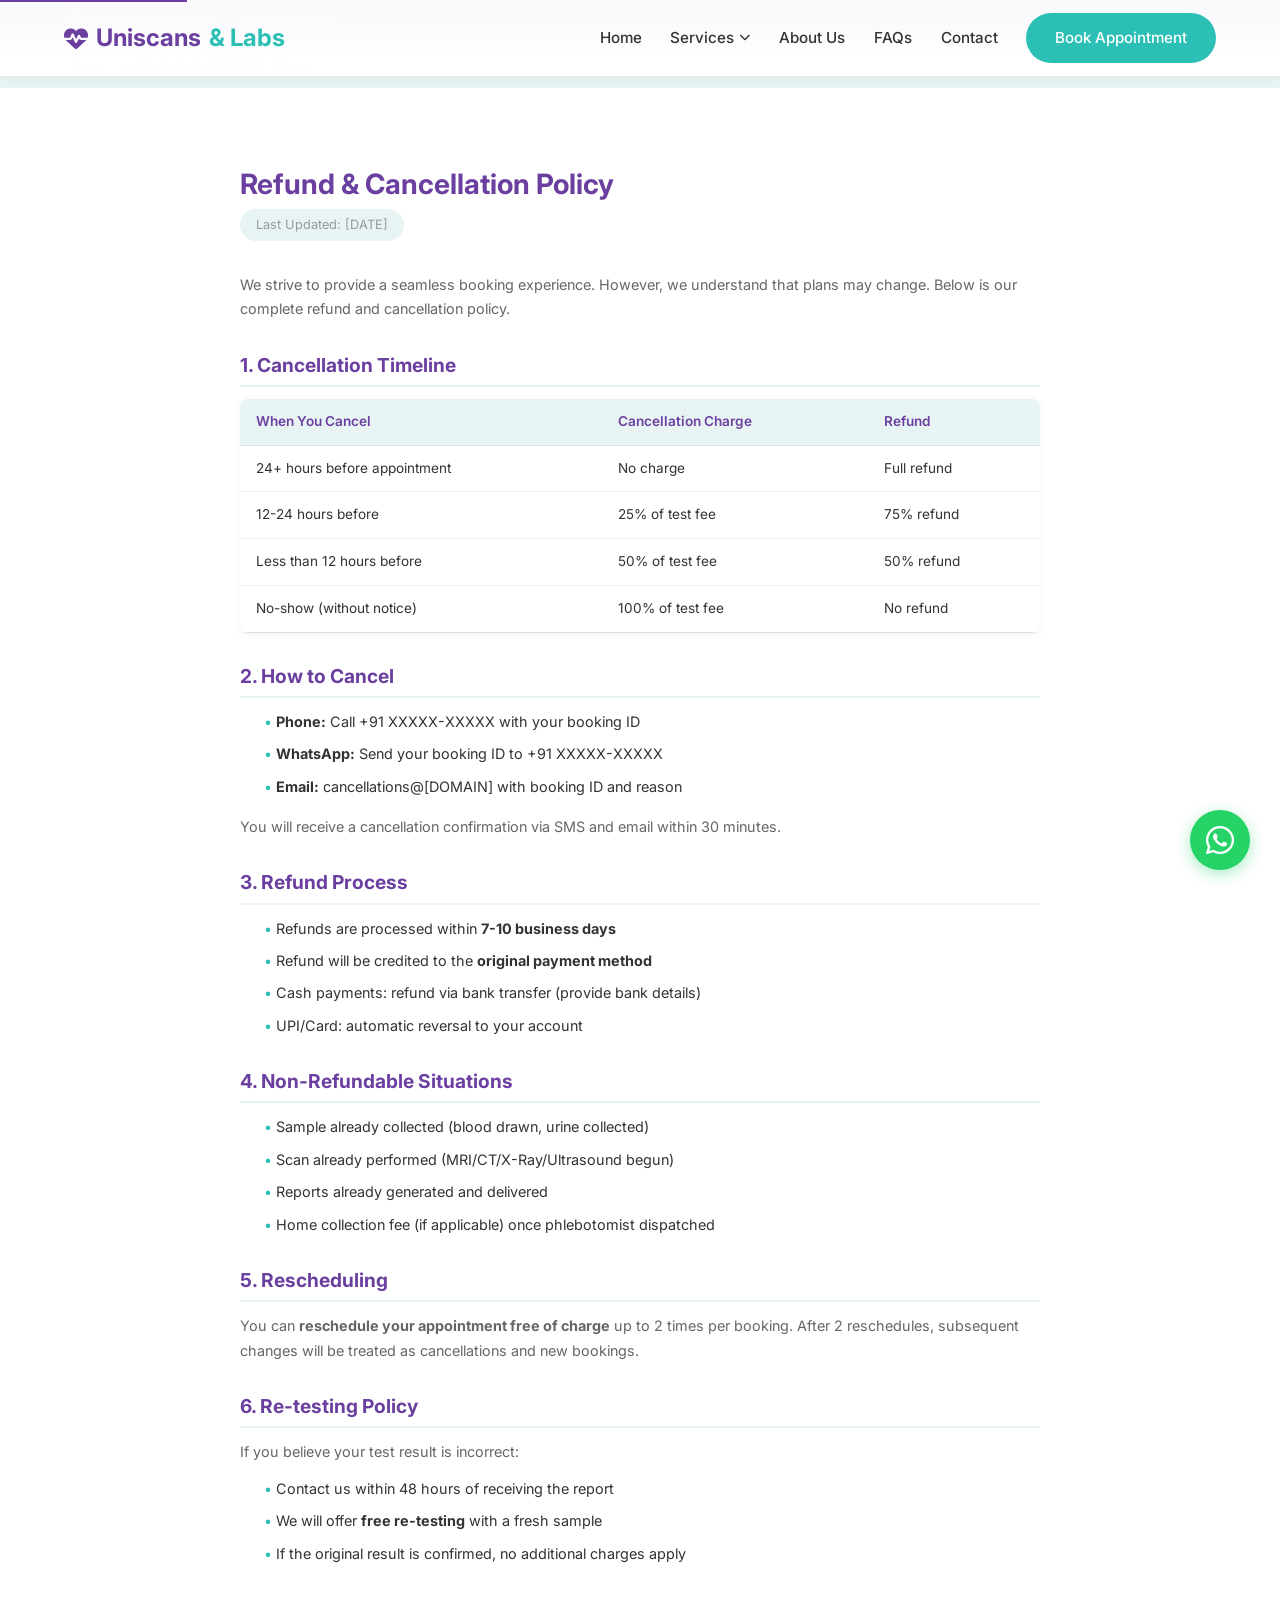
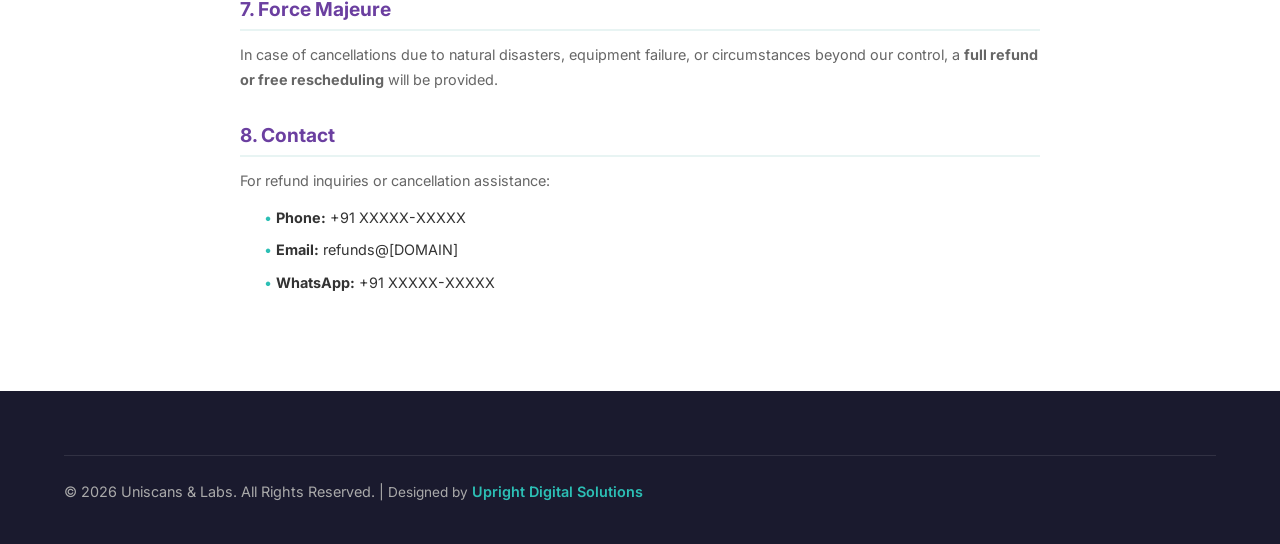
<file: refund.html>
<!DOCTYPE html>
<html lang="en">
<head>
    <meta charset="UTF-8">
    <meta name="viewport" content="width=device-width, initial-scale=1.0">
    <title>Refund & Cancellation Policy | Uniscans & Labs</title>
    <meta name="description" content="Refund and cancellation policy for Uniscans & Labs diagnostic services. Understand our refund timelines and procedures.">
    <link rel="stylesheet" href="styles.css">
    <link rel="stylesheet" href="https://cdnjs.cloudflare.com/ajax/libs/font-awesome/6.4.0/css/all.min.css">
</head>
<body>
    <a href="#main-content" class="skip-to-main">Skip to Main Content</a>
    <div class="top-bar"><div class="container"><div class="top-bar-left"><a href="tel:+91XXXXXXXXXX"><i class="fas fa-phone-alt"></i> +91 XXXXX-XXXXX</a><a href="https://wa.me/91XXXXXXXXXX" target="_blank" rel="noopener"><i class="fab fa-whatsapp"></i> WhatsApp</a></div></div></div>
    <header class="navbar" id="navbar"><div class="container"><a href="index.html" class="logo"><i class="fas fa-heartbeat"></i> Uniscans <span>& Labs</span></a><nav class="nav-links" id="navLinks"><a href="index.html">Home</a><div class="nav-dropdown"><a href="packages.html">Services <i class="fas fa-chevron-down"></i></a><div class="dropdown-menu"><a href="packages.html"><i class="fas fa-box-open"></i> Health Packages</a></div></div><a href="about.html">About Us</a><a href="faq.html">FAQs</a><a href="contact.html">Contact</a><a href="appointment.html" class="btn btn-accent">Book Appointment</a></nav><div class="mobile-toggle" id="mobileToggle"><i class="fas fa-bars"></i></div></div></header>
    <div class="mobile-overlay" id="mobileOverlay"></div>
    <div class="breadcrumb" style="padding-top: 1rem; background: var(--section-alt);"><div class="container"><ul class="breadcrumb-list"><li><a href="index.html">Home</a></li><li><span class="separator"><i class="fas fa-chevron-right"></i></span></li><li class="active">Refund & Cancellation Policy</li></ul></div></div>

    <main id="main-content">
    <section class="section">
        <div class="container">
            <div class="legal-content">
                <h1>Refund & Cancellation Policy</h1>
                <span class="legal-last-updated">Last Updated: [DATE]</span>

                <p>We strive to provide a seamless booking experience. However, we understand that plans may change. Below is our complete refund and cancellation policy.</p>

                <h2>1. Cancellation Timeline</h2>
                <table class="business-hours-table" style="margin-bottom: 1.5rem;">
                    <thead>
                        <tr><th>When You Cancel</th><th>Cancellation Charge</th><th>Refund</th></tr>
                    </thead>
                    <tbody>
                        <tr><td>24+ hours before appointment</td><td>No charge</td><td>Full refund</td></tr>
                        <tr><td>12-24 hours before</td><td>25% of test fee</td><td>75% refund</td></tr>
                        <tr><td>Less than 12 hours before</td><td>50% of test fee</td><td>50% refund</td></tr>
                        <tr><td>No-show (without notice)</td><td>100% of test fee</td><td>No refund</td></tr>
                    </tbody>
                </table>

                <h2>2. How to Cancel</h2>
                <ul>
                    <li><strong>Phone:</strong> Call +91 XXXXX-XXXXX with your booking ID</li>
                    <li><strong>WhatsApp:</strong> Send your booking ID to +91 XXXXX-XXXXX</li>
                    <li><strong>Email:</strong> cancellations@[DOMAIN] with booking ID and reason</li>
                </ul>
                <p>You will receive a cancellation confirmation via SMS and email within 30 minutes.</p>

                <h2>3. Refund Process</h2>
                <ul>
                    <li>Refunds are processed within <strong>7-10 business days</strong></li>
                    <li>Refund will be credited to the <strong>original payment method</strong></li>
                    <li>Cash payments: refund via bank transfer (provide bank details)</li>
                    <li>UPI/Card: automatic reversal to your account</li>
                </ul>

                <h2>4. Non-Refundable Situations</h2>
                <ul>
                    <li>Sample already collected (blood drawn, urine collected)</li>
                    <li>Scan already performed (MRI/CT/X-Ray/Ultrasound begun)</li>
                    <li>Reports already generated and delivered</li>
                    <li>Home collection fee (if applicable) once phlebotomist dispatched</li>
                </ul>

                <h2>5. Rescheduling</h2>
                <p>You can <strong>reschedule your appointment free of charge</strong> up to 2 times per booking. After 2 reschedules, subsequent changes will be treated as cancellations and new bookings.</p>

                <h2>6. Re-testing Policy</h2>
                <p>If you believe your test result is incorrect:</p>
                <ul>
                    <li>Contact us within 48 hours of receiving the report</li>
                    <li>We will offer <strong>free re-testing</strong> with a fresh sample</li>
                    <li>If the original result is confirmed, no additional charges apply</li>
                </ul>

                <h2>7. Force Majeure</h2>
                <p>In case of cancellations due to natural disasters, equipment failure, or circumstances beyond our control, a <strong>full refund or free rescheduling</strong> will be provided.</p>

                <h2>8. Contact</h2>
                <p>For refund inquiries or cancellation assistance:</p>
                <ul>
                    <li><strong>Phone:</strong> +91 XXXXX-XXXXX</li>
                    <li><strong>Email:</strong> refunds@[DOMAIN]</li>
                    <li><strong>WhatsApp:</strong> +91 XXXXX-XXXXX</li>
                </ul>
            </div>
        </div>
    </section>
    </main>

    <footer class="footer"><div class="container"><div class="footer-bottom"><div class="footer-bottom-inner"><p>&copy; 2026 Uniscans & Labs. All Rights Reserved. | <span style="font-size: 0.85rem;">Designed by <a href="#" style="color: var(--teal); font-weight: 600;">Upright Digital Solutions</a></span></p></div></div></div></footer>
    <a href="https://wa.me/91XXXXXXXXXX" class="whatsapp-float" aria-label="Chat on WhatsApp" target="_blank" rel="noopener"><i class="fab fa-whatsapp"></i></a>
    <button class="back-to-top" id="backToTop" aria-label="Scroll to top"><i class="fas fa-arrow-up"></i></button>
    <script src="script.js"></script>
</body>
</html>
</file>
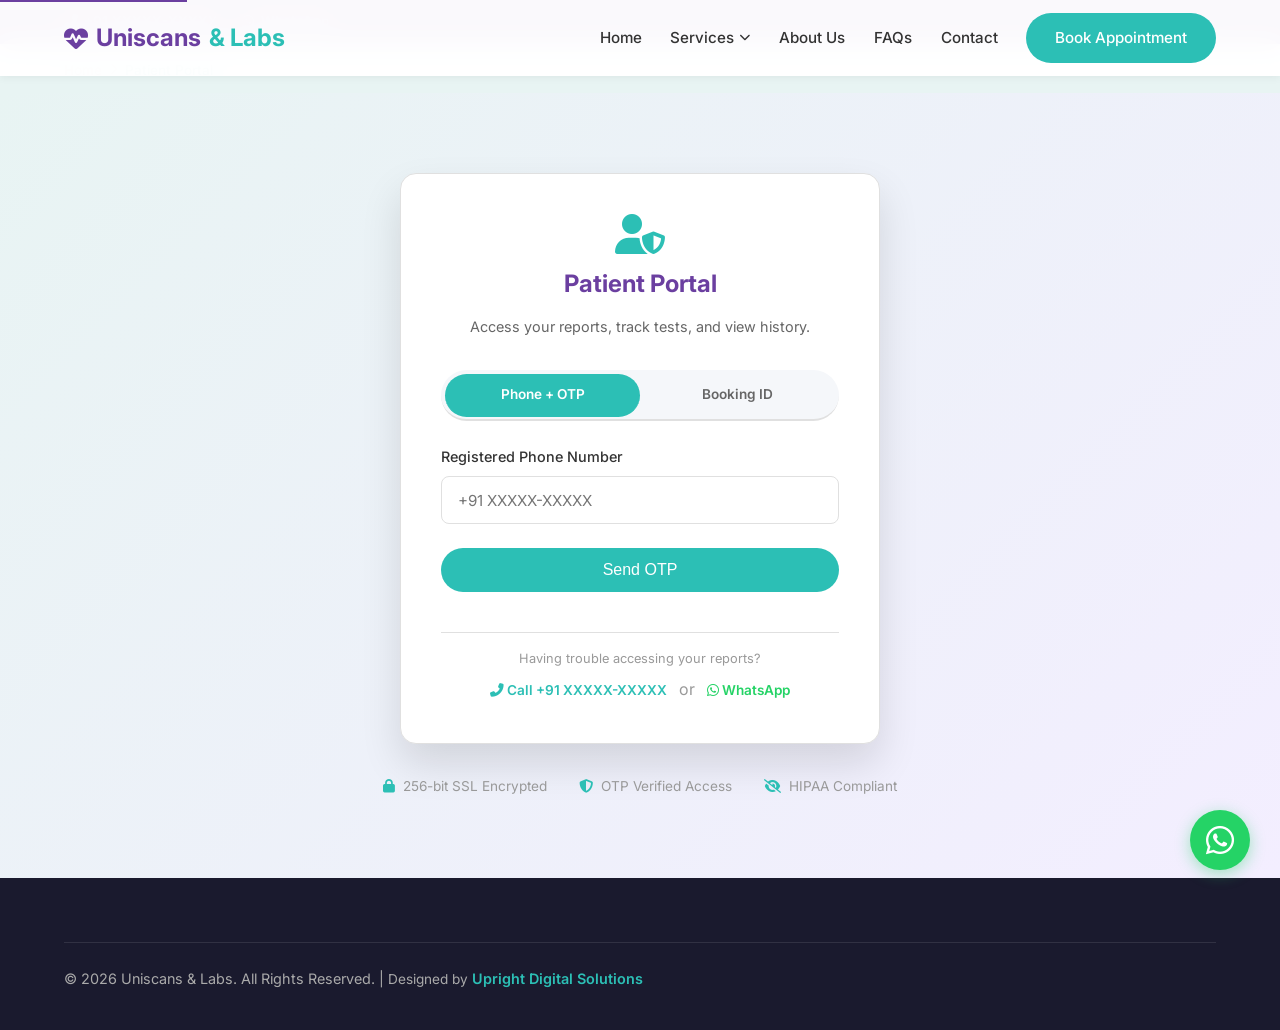
<file: reports.html>
<!DOCTYPE html>
<html lang="en">
<head>
    <meta charset="UTF-8">
    <meta name="viewport" content="width=device-width, initial-scale=1.0">
    <title>Download Reports | Uniscans & Labs Patient Portal</title>
    <meta name="description" content="Login to Uniscans & Labs patient portal. Download test reports, track test status, and view medical history securely online.">
    <link rel="stylesheet" href="styles.css">
    <link rel="stylesheet" href="https://cdnjs.cloudflare.com/ajax/libs/font-awesome/6.4.0/css/all.min.css">
</head>
<body>
    <a href="#main-content" class="skip-to-main">Skip to Main Content</a>
    <div class="top-bar"><div class="container"><div class="top-bar-left"><a href="tel:+91XXXXXXXXXX"><i class="fas fa-phone-alt"></i> +91 XXXXX-XXXXX</a><a href="https://wa.me/91XXXXXXXXXX" target="_blank" rel="noopener"><i class="fab fa-whatsapp"></i> WhatsApp</a></div><div class="top-bar-right"><a href="reports.html" style="color: var(--teal); font-weight: 600;">Patient Portal</a></div></div></div>
    <header class="navbar" id="navbar"><div class="container"><a href="index.html" class="logo"><i class="fas fa-heartbeat"></i> Uniscans <span>& Labs</span></a><nav class="nav-links" id="navLinks"><a href="index.html">Home</a><div class="nav-dropdown"><a href="packages.html">Services <i class="fas fa-chevron-down"></i></a><div class="dropdown-menu"><a href="packages.html"><i class="fas fa-box-open"></i> Health Packages</a></div></div><a href="about.html">About Us</a><a href="faq.html">FAQs</a><a href="contact.html">Contact</a><a href="appointment.html" class="btn btn-accent">Book Appointment</a></nav><div class="mobile-toggle" id="mobileToggle"><i class="fas fa-bars"></i></div></div></header>
    <div class="mobile-overlay" id="mobileOverlay"></div>
    <div class="breadcrumb" style="padding-top: 1rem; background: var(--section-alt);"><div class="container"><ul class="breadcrumb-list"><li><a href="index.html">Home</a></li><li><span class="separator"><i class="fas fa-chevron-right"></i></span></li><li class="active">Patient Portal</li></ul></div></div>

    <main id="main-content">

    <section class="section" style="background: linear-gradient(135deg, var(--section-alt), var(--section-light-purple)); min-height: 70vh; display: flex; align-items: center;">
        <div class="container">

            <div class="portal-login-card">
                <div class="text-center" style="margin-bottom: 2rem;">
                    <i class="fas fa-user-shield" style="font-size: 2.5rem; color: var(--teal); margin-bottom: 1rem;"></i>
                    <h1 style="font-size: 1.5rem;">Patient Portal</h1>
                    <p style="font-size: 0.9rem;">Access your reports, track tests, and view history.</p>
                </div>

                <!-- Login Tabs -->
                <div class="portal-login-tabs">
                    <div class="portal-login-tab active" data-tab="phone">Phone + OTP</div>
                    <div class="portal-login-tab" data-tab="booking">Booking ID</div>
                </div>

                <!-- Phone + OTP Login -->
                <div class="portal-login-form" data-tab="phone">
                    <form>
                        <div class="form-group">
                            <label for="portalPhone">Registered Phone Number</label>
                            <input type="tel" id="portalPhone" class="form-control" placeholder="+91 XXXXX-XXXXX" required>
                            <span class="form-error">Enter your 10-digit registered number</span>
                        </div>
                        <button type="button" class="btn btn-accent" style="width: 100%; margin-bottom: 1rem;" onclick="document.getElementById('otpField').style.display='block'; this.textContent='Resend OTP (30s)'">Send OTP</button>
                        <div class="form-group" id="otpField" style="display: none;">
                            <label for="otpInput">Enter OTP</label>
                            <input type="text" id="otpInput" class="form-control" placeholder="Enter 6-digit OTP" maxlength="6">
                            <span class="form-note">OTP sent to your registered mobile number</span>
                        </div>
                        <div id="otpField" style="display: none;">
                            <button type="button" class="btn btn-accent" style="width: 100%;" onclick="alert('This is a UI demo. In production, this would verify OTP and show your reports.')">Verify & Login</button>
                        </div>
                    </form>
                </div>

                <!-- Booking ID Login -->
                <div class="portal-login-form" data-tab="booking" style="display: none;">
                    <form>
                        <div class="form-group">
                            <label for="bookingId">Booking ID</label>
                            <input type="text" id="bookingId" class="form-control" placeholder="e.g., UNI-2026-12345" required>
                            <span class="form-error">Enter valid booking ID</span>
                        </div>
                        <div class="form-group">
                            <label for="dob">Date of Birth</label>
                            <input type="date" id="dob" class="form-control" required>
                        </div>
                        <button type="button" class="btn btn-accent" style="width: 100%;" onclick="alert('This is a UI demo. In production, this would verify and show your report.')">View Report</button>
                    </form>
                </div>

                <div style="margin-top: 1.5rem; padding-top: 1rem; border-top: 1px solid var(--border-color); text-align: center;">
                    <p style="font-size: 0.8rem; color: var(--text-muted); margin-bottom: 0.5rem;">Having trouble accessing your reports?</p>
                    <a href="tel:+91XXXXXXXXXX" style="color: var(--teal); font-weight: 600; font-size: 0.85rem;"><i class="fas fa-phone-alt"></i> Call +91 XXXXX-XXXXX</a>
                    <span style="color: var(--text-muted); margin: 0 0.5rem;">or</span>
                    <a href="https://wa.me/91XXXXXXXXXX?text=Hi%2C%20I%20need%20help%20accessing%20my%20report." target="_blank" rel="noopener" style="color: var(--whatsapp-green); font-weight: 600; font-size: 0.85rem;"><i class="fab fa-whatsapp"></i> WhatsApp</a>
                </div>
            </div>

            <div class="text-center" style="margin-top: 2rem;">
                <div style="display: flex; justify-content: center; gap: 2rem; flex-wrap: wrap;">
                    <div style="display: flex; align-items: center; gap: 0.5rem; color: var(--text-muted); font-size: 0.85rem;">
                        <i class="fas fa-lock" style="color: var(--teal);"></i> 256-bit SSL Encrypted
                    </div>
                    <div style="display: flex; align-items: center; gap: 0.5rem; color: var(--text-muted); font-size: 0.85rem;">
                        <i class="fas fa-shield-alt" style="color: var(--teal);"></i> OTP Verified Access
                    </div>
                    <div style="display: flex; align-items: center; gap: 0.5rem; color: var(--text-muted); font-size: 0.85rem;">
                        <i class="fas fa-eye-slash" style="color: var(--teal);"></i> HIPAA Compliant
                    </div>
                </div>
            </div>

        </div>
    </section>

    </main>

    <footer class="footer"><div class="container"><div class="footer-bottom"><div class="footer-bottom-inner"><p>&copy; 2026 Uniscans & Labs. All Rights Reserved. | <span style="font-size: 0.85rem;">Designed by <a href="#" style="color: var(--teal); font-weight: 600;">Upright Digital Solutions</a></span></p></div></div></div></footer>
    <a href="https://wa.me/91XXXXXXXXXX" class="whatsapp-float" aria-label="Chat on WhatsApp" target="_blank" rel="noopener"><i class="fab fa-whatsapp"></i></a>
    <button class="back-to-top" id="backToTop" aria-label="Scroll to top"><i class="fas fa-arrow-up"></i></button>
    <script src="script.js"></script>
</body>
</html>
</file>
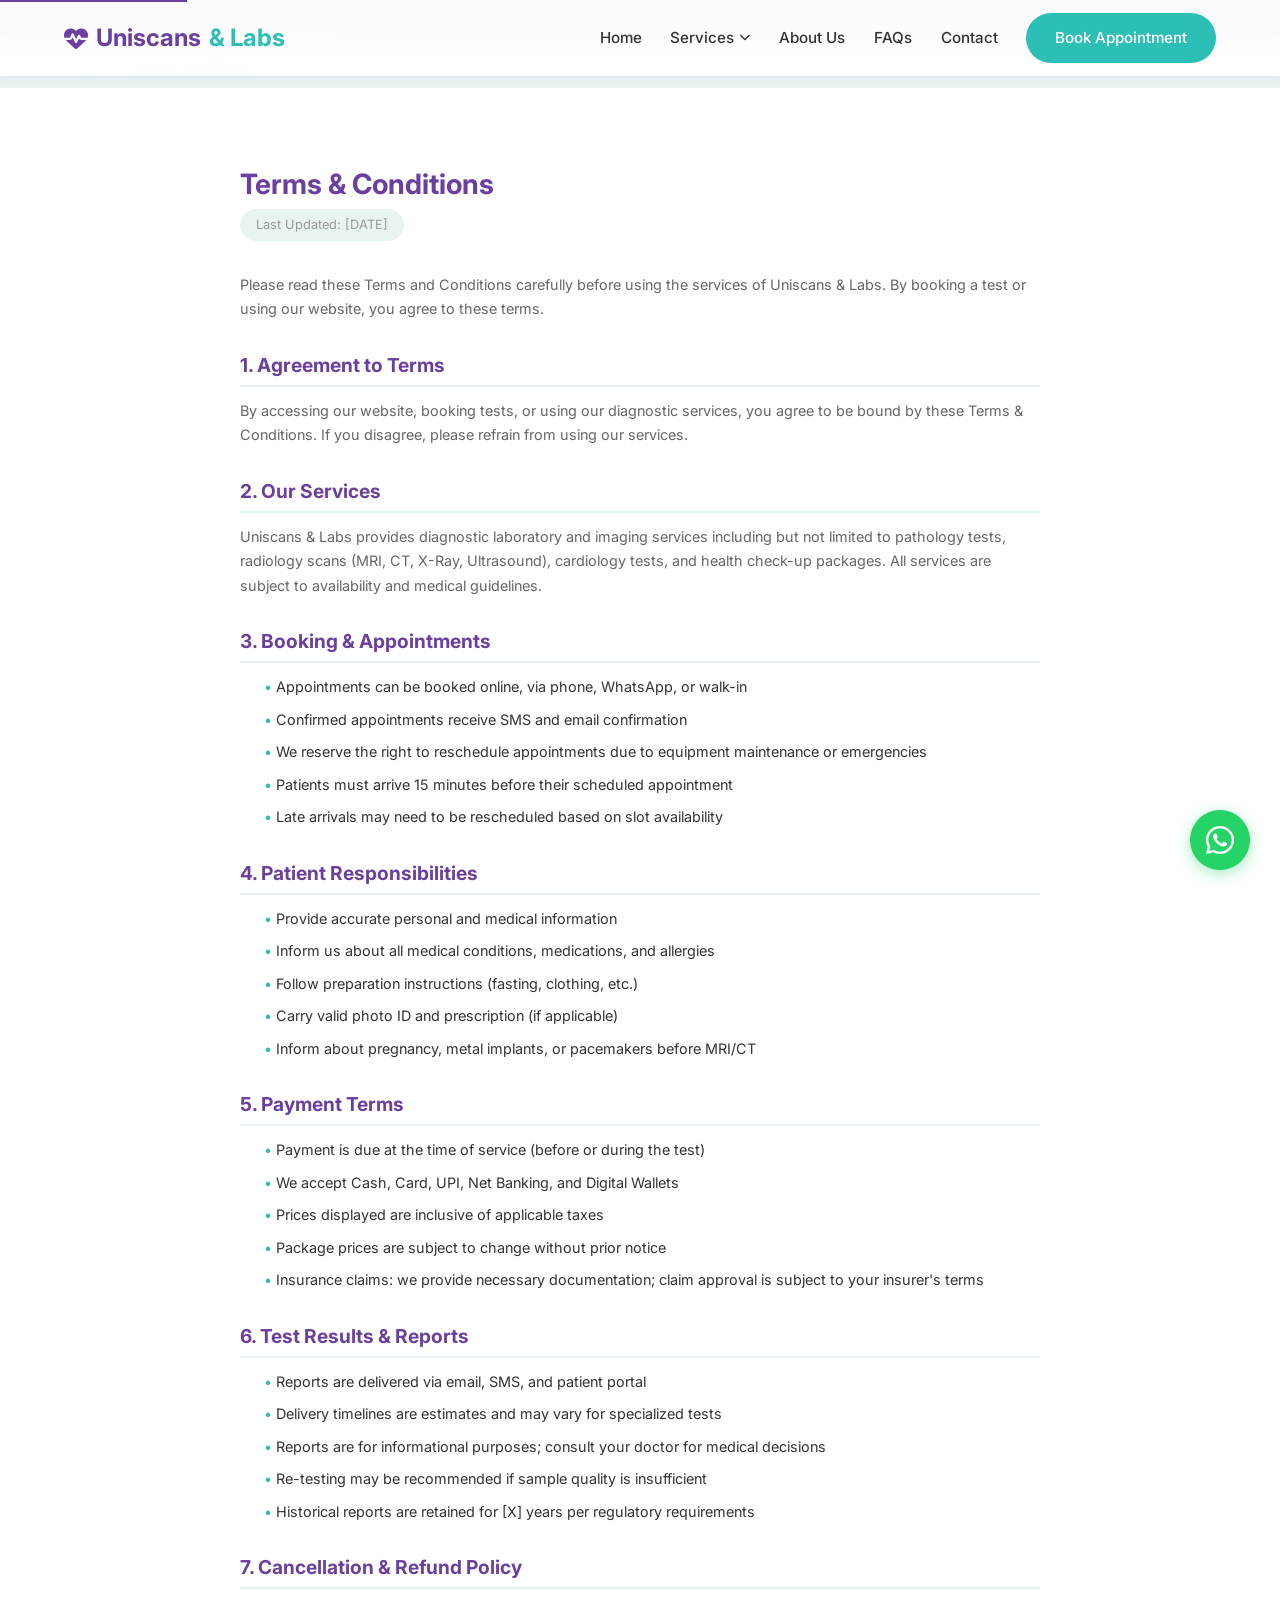
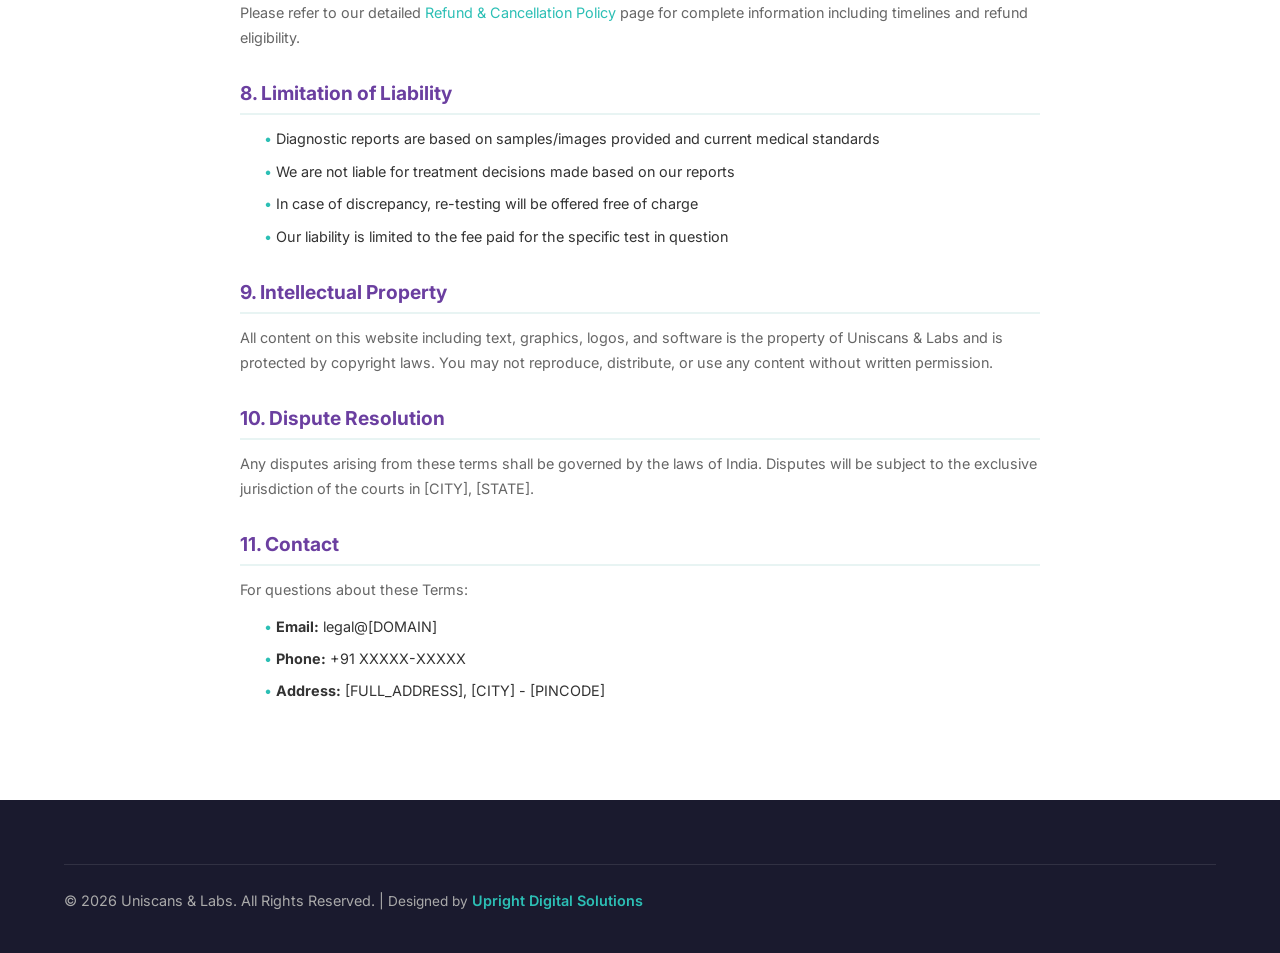
<file: terms.html>
<!DOCTYPE html>
<html lang="en">
<head>
    <meta charset="UTF-8">
    <meta name="viewport" content="width=device-width, initial-scale=1.0">
    <title>Terms & Conditions | Uniscans & Labs</title>
    <meta name="description" content="Terms and Conditions for using Uniscans & Labs diagnostic services, website, and patient portal.">
    <link rel="stylesheet" href="styles.css">
    <link rel="stylesheet" href="https://cdnjs.cloudflare.com/ajax/libs/font-awesome/6.4.0/css/all.min.css">
</head>
<body>
    <a href="#main-content" class="skip-to-main">Skip to Main Content</a>
    <div class="top-bar"><div class="container"><div class="top-bar-left"><a href="tel:+91XXXXXXXXXX"><i class="fas fa-phone-alt"></i> +91 XXXXX-XXXXX</a><a href="https://wa.me/91XXXXXXXXXX" target="_blank" rel="noopener"><i class="fab fa-whatsapp"></i> WhatsApp</a></div></div></div>
    <header class="navbar" id="navbar"><div class="container"><a href="index.html" class="logo"><i class="fas fa-heartbeat"></i> Uniscans <span>& Labs</span></a><nav class="nav-links" id="navLinks"><a href="index.html">Home</a><div class="nav-dropdown"><a href="packages.html">Services <i class="fas fa-chevron-down"></i></a><div class="dropdown-menu"><a href="packages.html"><i class="fas fa-box-open"></i> Health Packages</a></div></div><a href="about.html">About Us</a><a href="faq.html">FAQs</a><a href="contact.html">Contact</a><a href="appointment.html" class="btn btn-accent">Book Appointment</a></nav><div class="mobile-toggle" id="mobileToggle"><i class="fas fa-bars"></i></div></div></header>
    <div class="mobile-overlay" id="mobileOverlay"></div>
    <div class="breadcrumb" style="padding-top: 1rem; background: var(--section-alt);"><div class="container"><ul class="breadcrumb-list"><li><a href="index.html">Home</a></li><li><span class="separator"><i class="fas fa-chevron-right"></i></span></li><li class="active">Terms & Conditions</li></ul></div></div>

    <main id="main-content">
    <section class="section">
        <div class="container">
            <div class="legal-content">
                <h1>Terms & Conditions</h1>
                <span class="legal-last-updated">Last Updated: [DATE]</span>

                <p>Please read these Terms and Conditions carefully before using the services of Uniscans & Labs. By booking a test or using our website, you agree to these terms.</p>

                <h2>1. Agreement to Terms</h2>
                <p>By accessing our website, booking tests, or using our diagnostic services, you agree to be bound by these Terms & Conditions. If you disagree, please refrain from using our services.</p>

                <h2>2. Our Services</h2>
                <p>Uniscans & Labs provides diagnostic laboratory and imaging services including but not limited to pathology tests, radiology scans (MRI, CT, X-Ray, Ultrasound), cardiology tests, and health check-up packages. All services are subject to availability and medical guidelines.</p>

                <h2>3. Booking & Appointments</h2>
                <ul>
                    <li>Appointments can be booked online, via phone, WhatsApp, or walk-in</li>
                    <li>Confirmed appointments receive SMS and email confirmation</li>
                    <li>We reserve the right to reschedule appointments due to equipment maintenance or emergencies</li>
                    <li>Patients must arrive 15 minutes before their scheduled appointment</li>
                    <li>Late arrivals may need to be rescheduled based on slot availability</li>
                </ul>

                <h2>4. Patient Responsibilities</h2>
                <ul>
                    <li>Provide accurate personal and medical information</li>
                    <li>Inform us about all medical conditions, medications, and allergies</li>
                    <li>Follow preparation instructions (fasting, clothing, etc.)</li>
                    <li>Carry valid photo ID and prescription (if applicable)</li>
                    <li>Inform about pregnancy, metal implants, or pacemakers before MRI/CT</li>
                </ul>

                <h2>5. Payment Terms</h2>
                <ul>
                    <li>Payment is due at the time of service (before or during the test)</li>
                    <li>We accept Cash, Card, UPI, Net Banking, and Digital Wallets</li>
                    <li>Prices displayed are inclusive of applicable taxes</li>
                    <li>Package prices are subject to change without prior notice</li>
                    <li>Insurance claims: we provide necessary documentation; claim approval is subject to your insurer's terms</li>
                </ul>

                <h2>6. Test Results & Reports</h2>
                <ul>
                    <li>Reports are delivered via email, SMS, and patient portal</li>
                    <li>Delivery timelines are estimates and may vary for specialized tests</li>
                    <li>Reports are for informational purposes; consult your doctor for medical decisions</li>
                    <li>Re-testing may be recommended if sample quality is insufficient</li>
                    <li>Historical reports are retained for [X] years per regulatory requirements</li>
                </ul>

                <h2>7. Cancellation & Refund Policy</h2>
                <p>Please refer to our detailed <a href="refund.html" style="color: var(--teal);">Refund & Cancellation Policy</a> page for complete information including timelines and refund eligibility.</p>

                <h2>8. Limitation of Liability</h2>
                <ul>
                    <li>Diagnostic reports are based on samples/images provided and current medical standards</li>
                    <li>We are not liable for treatment decisions made based on our reports</li>
                    <li>In case of discrepancy, re-testing will be offered free of charge</li>
                    <li>Our liability is limited to the fee paid for the specific test in question</li>
                </ul>

                <h2>9. Intellectual Property</h2>
                <p>All content on this website including text, graphics, logos, and software is the property of Uniscans & Labs and is protected by copyright laws. You may not reproduce, distribute, or use any content without written permission.</p>

                <h2>10. Dispute Resolution</h2>
                <p>Any disputes arising from these terms shall be governed by the laws of India. Disputes will be subject to the exclusive jurisdiction of the courts in [CITY], [STATE].</p>

                <h2>11. Contact</h2>
                <p>For questions about these Terms:</p>
                <ul>
                    <li><strong>Email:</strong> legal@[DOMAIN]</li>
                    <li><strong>Phone:</strong> +91 XXXXX-XXXXX</li>
                    <li><strong>Address:</strong> [FULL_ADDRESS], [CITY] - [PINCODE]</li>
                </ul>
            </div>
        </div>
    </section>
    </main>

    <footer class="footer"><div class="container"><div class="footer-bottom"><div class="footer-bottom-inner"><p>&copy; 2026 Uniscans & Labs. All Rights Reserved. | <span style="font-size: 0.85rem;">Designed by <a href="#" style="color: var(--teal); font-weight: 600;">Upright Digital Solutions</a></span></p></div></div></div></footer>
    <a href="https://wa.me/91XXXXXXXXXX" class="whatsapp-float" aria-label="Chat on WhatsApp" target="_blank" rel="noopener"><i class="fab fa-whatsapp"></i></a>
    <button class="back-to-top" id="backToTop" aria-label="Scroll to top"><i class="fas fa-arrow-up"></i></button>
    <script src="script.js"></script>
</body>
</html>
</file>
<file: styles.css>
@import url('https://fonts.googleapis.com/css2?family=Inter:wght@300;400;500;600;700;800&display=swap');

:root {
  --purple: #6B3FA0;
  --purple-light: #8B6BBF;
  --teal: #2CBFB5;
  --teal-dark: #24a198;
  --accent-orange: #FF6B35;
  --emergency-red: #DC3545;
  --whatsapp-green: #25D366;
  --bg-color: #FFFFFF;
  --bg-light: #F5F7FA;
  --section-alt: #E8F4F3;
  --section-light-purple: #F3EEFF;
  --text-main: #333333;
  --text-light: #666666;
  --text-muted: #999999;
  --border-color: #E0E0E0;
  --border-light: #F0F0F0;
  --shadow-sm: 0 2px 8px rgba(0, 0, 0, 0.05);
  --shadow-md: 0 4px 16px rgba(0, 0, 0, 0.08);
  --shadow-lg: 0 12px 24px rgba(44, 191, 181, 0.15);
  --shadow-xl: 0 20px 40px rgba(0, 0, 0, 0.12);
  --transition: all 0.3s ease;
  --transition-fast: all 0.15s ease;
  --radius-sm: 8px;
  --radius-md: 12px;
  --radius-lg: 16px;
  --radius-xl: 20px;
  --radius-pill: 50px;
}

* {
  margin: 0;
  padding: 0;
  box-sizing: border-box;
}

/* Skip to Main Content (Accessibility) */
.skip-to-main {
  position: absolute;
  top: -40px;
  left: 0;
  background: var(--purple);
  color: white;
  padding: 0.5rem 1rem;
  z-index: 10000;
  transition: top 0.3s;
}
.skip-to-main:focus {
  top: 0;
}

body {
  font-family: 'Inter', sans-serif;
  color: var(--text-main);
  background-color: var(--bg-color);
  line-height: 1.6;
  overflow-x: hidden;
}

a {
  text-decoration: none;
  color: inherit;
  transition: var(--transition);
}

ul {
  list-style: none;
}

img {
  max-width: 100%;
  height: auto;
  display: block;
}

/* Typography */
h1, h2, h3, h4, h5, h6 {
  color: var(--purple);
  font-weight: 700;
  line-height: 1.2;
}

h1 { font-size: 3rem; margin-bottom: 1rem; }
h2 { font-size: 2.25rem; margin-bottom: 1rem; }
h3 { font-size: 1.5rem; margin-bottom: 0.75rem; }

p {
  color: var(--text-light);
  margin-bottom: 1rem;
}

/* Utilities */
.container {
  width: 100%;
  max-width: 1200px;
  margin: 0 auto;
  padding: 0 1.5rem;
}

.section {
  padding: 5rem 0;
}

.section-alt {
  background-color: var(--section-alt);
}

.section-purple-tint {
  background-color: var(--section-light-purple);
}

.text-center {
  text-align: center;
}

.mb-2 { margin-bottom: 2rem; }
.mt-2 { margin-top: 2rem; }
.mb-1 { margin-bottom: 1rem; }
.mt-1 { margin-top: 1rem; }

/* ========================================
   PROMO BANNER (Dismissible - top of site)
   ======================================== */
.promo-banner {
  background: linear-gradient(90deg, var(--accent-orange), #FF8F5E, var(--accent-orange));
  color: white;
  text-align: center;
  padding: 0.6rem 1rem;
  font-size: 0.9rem;
  font-weight: 600;
  position: relative;
  z-index: 1100;
  animation: shimmer 3s infinite;
}

@keyframes shimmer {
  0%, 100% { background-position: 0% 50%; }
  50% { background-position: 100% 50%; }
}

.promo-banner a {
  color: white;
  text-decoration: underline;
  font-weight: 700;
  margin-left: 0.5rem;
}

.promo-banner a:hover {
  opacity: 0.9;
}

.promo-banner .promo-close {
  position: absolute;
  right: 1rem;
  top: 50%;
  transform: translateY(-50%);
  background: none;
  border: none;
  color: white;
  font-size: 1.2rem;
  cursor: pointer;
  opacity: 0.8;
  transition: var(--transition-fast);
  padding: 0.25rem;
  line-height: 1;
}

.promo-banner .promo-close:hover {
  opacity: 1;
  transform: translateY(-50%) scale(1.1);
}

.promo-banner.hidden {
  display: none;
}

/* ========================================
   TOP CONTACT BAR
   ======================================== */
.top-bar {
  background: var(--purple);
  color: white;
  padding: 0.5rem 0;
  font-size: 0.85rem;
  z-index: 1050;
}

.top-bar .container {
  display: flex;
  justify-content: space-between;
  align-items: center;
  flex-wrap: wrap;
  gap: 0.5rem;
}

.top-bar-left {
  display: flex;
  align-items: center;
  gap: 1.5rem;
}

.top-bar-left a {
  color: white;
  display: flex;
  align-items: center;
  gap: 0.4rem;
  font-weight: 500;
}

.top-bar-left a:hover {
  color: var(--teal);
}

.top-bar-left .location-badge {
  background: rgba(255,255,255,0.15);
  padding: 0.2rem 0.75rem;
  border-radius: var(--radius-pill);
  font-size: 0.8rem;
}

.top-bar-right {
  display: flex;
  align-items: center;
  gap: 1rem;
}

.top-bar-right a {
  color: rgba(255,255,255,0.85);
  font-weight: 500;
  padding: 0.15rem 0;
  border-bottom: 1px solid transparent;
}

.top-bar-right a:hover {
  color: white;
  border-bottom-color: var(--teal);
}

.top-bar-divider {
  color: rgba(255,255,255,0.3);
}

/* ========================================
   TRUST BADGES BAR (below nav)
   ======================================== */
.trust-bar {
  background: var(--bg-light);
  border-bottom: 1px solid var(--border-color);
  padding: 0.55rem 0;
  overflow: hidden;
}

.trust-bar-inner {
  display: flex;
  align-items: center;
  justify-content: center;
  gap: 2rem;
  flex-wrap: nowrap;
  white-space: nowrap;
}

.trust-bar-item {
  display: flex;
  align-items: center;
  gap: 0.4rem;
  font-size: 0.8rem;
  font-weight: 600;
  color: var(--text-main);
}

.trust-bar-item i {
  color: var(--teal);
  font-size: 0.9rem;
}

/* Buttons */
.btn {
  display: inline-block;
  padding: 0.8rem 1.8rem;
  font-weight: 500;
  border-radius: 50px;
  cursor: pointer;
  border: none;
  font-size: 1rem;
  transition: var(--transition);
  text-align: center;
}

.btn-primary, .btn-accent {
  background-color: var(--teal);
  color: white;
}

.btn-primary:hover, .btn-accent:hover {
  background-color: #24a198;
  box-shadow: var(--shadow-md);
  transform: translateY(-2px);
}

.btn-outline {
  background-color: transparent;
  color: var(--teal);
  border: 2px solid var(--teal);
}

.btn-outline:hover {
  background-color: var(--teal);
  color: white;
}

.btn-whatsapp {
  background-color: var(--whatsapp-green);
  color: white;
  display: inline-flex;
  align-items: center;
  gap: 0.5rem;
}

.btn-whatsapp:hover {
  background-color: #1ebe57;
  color: white;
  transform: translateY(-2px);
  box-shadow: 0 4px 15px rgba(37, 211, 102, 0.3);
}

.btn-emergency {
  background-color: var(--emergency-red);
  color: white;
}

.btn-emergency:hover {
  background-color: #c82333;
  color: white;
}

.btn-sm {
  padding: 0.5rem 1.2rem;
  font-size: 0.85rem;
}

.btn-lg {
  padding: 1rem 2.5rem;
  font-size: 1.1rem;
  font-weight: 600;
}

/* ========================================
   NAVBAR
   ======================================== */
.navbar {
  position: fixed;
  top: 0;
  left: 0;
  width: 100%;
  background-color: rgba(255, 255, 255, 0.97);
  backdrop-filter: blur(12px);
  z-index: 1000;
  box-shadow: var(--shadow-sm);
  transition: var(--transition);
  padding: 0.8rem 0;
}

.navbar.scrolled {
  padding: 0.5rem 0;
  box-shadow: var(--shadow-md);
}

.navbar .container {
  display: flex;
  justify-content: space-between;
  align-items: center;
}

.logo {
  font-size: 1.5rem;
  font-weight: 700;
  color: var(--purple);
  display: flex;
  align-items: center;
  gap: 0.5rem;
}

.logo span {
  color: var(--teal);
}

.nav-links {
  display: flex;
  align-items: center;
  gap: 1.8rem;
}

.nav-links a {
  font-weight: 500;
  font-size: 0.95rem;
  position: relative;
}

.nav-links a:hover,
.nav-links a.active {
  color: var(--teal);
}

.nav-links a:not(.btn)::after {
  content: '';
  position: absolute;
  bottom: -4px;
  left: 0;
  width: 0;
  height: 2px;
  background: var(--teal);
  transition: var(--transition);
}

.nav-links a:not(.btn):hover::after,
.nav-links a:not(.btn).active::after {
  width: 100%;
}

/* Dropdown menu */
.nav-dropdown {
  position: relative;
}

.nav-dropdown > a {
  display: flex;
  align-items: center;
  gap: 0.3rem;
}

.nav-dropdown > a i {
  font-size: 0.7rem;
  transition: var(--transition);
}

.dropdown-menu {
  position: absolute;
  top: calc(100% + 10px);
  left: 50%;
  transform: translateX(-50%);
  background: white;
  border-radius: var(--radius-md);
  box-shadow: var(--shadow-lg);
  padding: 0.5rem 0;
  min-width: 220px;
  opacity: 0;
  visibility: hidden;
  transition: var(--transition);
  border: 1px solid var(--border-light);
  z-index: 100;
}

.dropdown-menu::before {
  content: '';
  position: absolute;
  top: -6px;
  left: 50%;
  transform: translateX(-50%) rotate(45deg);
  width: 12px;
  height: 12px;
  background: white;
  border-left: 1px solid var(--border-light);
  border-top: 1px solid var(--border-light);
}

.nav-dropdown:hover .dropdown-menu {
  opacity: 1;
  visibility: visible;
  top: calc(100% + 5px);
}

.nav-dropdown:hover > a i {
  transform: rotate(180deg);
}

.dropdown-menu a {
  display: flex;
  align-items: center;
  gap: 0.6rem;
  padding: 0.65rem 1.2rem;
  font-size: 0.9rem;
  color: var(--text-main);
}

.dropdown-menu a:hover {
  background: var(--bg-light);
  color: var(--teal);
}

.dropdown-menu a i {
  width: 18px;
  color: var(--teal);
  font-size: 0.85rem;
}

.mobile-toggle {
  display: none;
  font-size: 1.5rem;
  color: var(--teal);
  cursor: pointer;
}

/* ========================================
   EMERGENCY BANNER
   ======================================== */
.emergency-banner {
  background: linear-gradient(90deg, var(--emergency-red), #e74c5c);
  color: white;
  text-align: center;
  padding: 0.6rem 1rem;
  font-weight: 600;
  font-size: 0.9rem;
}

.emergency-banner a {
  color: white;
  text-decoration: underline;
  font-weight: 700;
}

.emergency-banner i {
  margin-right: 0.3rem;
  animation: pulse-icon 1.5s infinite;
}

@keyframes pulse-icon {
  0%, 100% { opacity: 1; }
  50% { opacity: 0.5; }
}

/* ========================================
   HERO SECTION
   ======================================== */
.hero {
  padding-top: 8rem;
  padding-bottom: 5rem;
  background: linear-gradient(135deg, var(--section-alt) 0%, #d4f0ed 50%, var(--section-light-purple) 100%);
  position: relative;
  overflow: hidden;
}

.hero::before {
  content: '';
  position: absolute;
  top: -50%;
  right: -20%;
  width: 600px;
  height: 600px;
  background: radial-gradient(circle, rgba(44, 191, 181, 0.1) 0%, transparent 70%);
  border-radius: 50%;
}

.hero .container {
  display: grid;
  grid-template-columns: 1fr 1fr;
  gap: 3rem;
  align-items: center;
}

.hero-content h1 {
  font-size: 3.2rem;
  color: var(--purple);
  line-height: 1.15;
}

.hero-content p {
  font-size: 1.1rem;
  margin-bottom: 1.5rem;
  color: var(--text-light);
}

.hero-offer {
  background: linear-gradient(135deg, var(--accent-orange), #ff8547);
  color: white;
  padding: 0.8rem 1.5rem;
  border-radius: var(--radius-md);
  display: inline-block;
  margin-bottom: 1.5rem;
  font-weight: 700;
  font-size: 1rem;
  box-shadow: 0 4px 15px rgba(255, 107, 53, 0.3);
  animation: gentle-bounce 2s infinite;
}

@keyframes gentle-bounce {
  0%, 100% { transform: translateY(0); }
  50% { transform: translateY(-3px); }
}

.hero-trust-badges {
  display: flex;
  flex-wrap: wrap;
  gap: 0.75rem;
  margin-bottom: 1.5rem;
}

.hero-trust-badge {
  display: flex;
  align-items: center;
  gap: 0.4rem;
  background: rgba(255,255,255,0.8);
  backdrop-filter: blur(5px);
  padding: 0.4rem 0.85rem;
  border-radius: var(--radius-pill);
  font-size: 0.8rem;
  font-weight: 600;
  color: var(--text-main);
  border: 1px solid rgba(44, 191, 181, 0.2);
}

.hero-trust-badge i {
  color: var(--teal);
  font-size: 0.85rem;
}

.hero-emergency {
  background: rgba(220, 53, 69, 0.1);
  border: 1px solid rgba(220, 53, 69, 0.3);
  color: var(--emergency-red);
  padding: 0.5rem 1rem;
  border-radius: var(--radius-sm);
  font-size: 0.85rem;
  font-weight: 600;
  margin-bottom: 1.5rem;
  display: inline-flex;
  align-items: center;
  gap: 0.4rem;
}

.hero-buttons {
  display: flex;
  flex-wrap: wrap;
  gap: 1rem;
  margin-top: 1.5rem;
}

.hero-image {
  position: relative;
}

.hero-image img {
  border-radius: var(--radius-xl);
  box-shadow: var(--shadow-xl);
}

/* ========================================
   STATS SECTION
   ======================================== */
.stats-section {
  background: linear-gradient(135deg, var(--purple) 0%, #8B5FC7 100%);
  padding: 3.5rem 0;
  position: relative;
  overflow: hidden;
}

.stats-section::before {
  content: '';
  position: absolute;
  top: 0;
  left: 0;
  right: 0;
  bottom: 0;
  background: url("data:image/svg+xml,%3Csvg width='40' height='40' viewBox='0 0 40 40' xmlns='http://www.w3.org/2000/svg'%3E%3Cg fill='%23fff' fill-opacity='0.03'%3E%3Cpath d='M20 20c0-5.523-4.477-10-10-10S0 14.477 0 20s4.477 10 10 10 10-4.477 10-10zm10 0c0-5.523-4.477-10-10-10S10 14.477 10 20s4.477 10 10 10 10-4.477 10-10z'/%3E%3C/g%3E%3C/svg%3E");
}

.stats-grid {
  display: grid;
  grid-template-columns: repeat(auto-fit, minmax(160px, 1fr));
  gap: 2rem;
  position: relative;
  z-index: 1;
}

.stat-item {
  text-align: center;
  color: white;
}

.stat-icon {
  font-size: 2rem;
  margin-bottom: 0.75rem;
  color: var(--teal);
}

.stat-number {
  font-size: 2.5rem;
  font-weight: 800;
  line-height: 1;
  margin-bottom: 0.3rem;
}

.stat-label {
  font-size: 0.9rem;
  opacity: 0.85;
  font-weight: 500;
}

/* ========================================
   CARDS & GRID
   ======================================== */
.grid {
  display: grid;
  grid-template-columns: repeat(auto-fit, minmax(280px, 1fr));
  gap: 2rem;
}

.card {
  background: var(--bg-color);
  border-radius: var(--radius-lg);
  padding: 2rem;
  box-shadow: var(--shadow-sm);
  transition: var(--transition);
  border: 1px solid var(--border-color);
  text-align: center;
}

.card:hover {
  transform: translateY(-5px);
  box-shadow: var(--shadow-md);
  border-color: var(--teal);
}

.card-icon {
  font-size: 3rem;
  color: var(--teal);
  margin-bottom: 1.5rem;
}

/* ========================================
   SERVICE CATEGORIES
   ======================================== */
.service-category-tabs {
  display: flex;
  flex-wrap: wrap;
  gap: 0.75rem;
  justify-content: center;
  margin-bottom: 2.5rem;
}

.service-tab {
  padding: 0.6rem 1.4rem;
  border-radius: var(--radius-pill);
  border: 2px solid var(--border-color);
  background: white;
  font-weight: 600;
  font-size: 0.9rem;
  cursor: pointer;
  transition: var(--transition);
  color: var(--text-main);
}

.service-tab:hover {
  border-color: var(--teal);
  color: var(--teal);
}

.service-tab.active {
  background: var(--teal);
  color: white;
  border-color: var(--teal);
}

.service-card-mini {
  background: white;
  border: 1px solid var(--border-color);
  border-radius: var(--radius-md);
  padding: 1.5rem;
  transition: var(--transition);
  position: relative;
  overflow: hidden;
}

.service-card-mini:hover {
  transform: translateY(-3px);
  box-shadow: var(--shadow-md);
  border-color: var(--teal);
}

.service-card-mini .service-mini-icon {
  width: 50px;
  height: 50px;
  background: var(--section-alt);
  border-radius: var(--radius-sm);
  display: flex;
  align-items: center;
  justify-content: center;
  font-size: 1.3rem;
  color: var(--teal);
  margin-bottom: 1rem;
}

.service-card-mini h4 {
  font-size: 1.05rem;
  margin-bottom: 0.3rem;
  color: var(--text-main);
}

.service-card-mini .service-mini-desc {
  font-size: 0.85rem;
  color: var(--text-muted);
  margin-bottom: 0.8rem;
}

.service-card-mini .service-price-badge {
  display: inline-block;
  background: var(--section-alt);
  color: var(--teal);
  padding: 0.25rem 0.75rem;
  border-radius: var(--radius-pill);
  font-size: 0.8rem;
  font-weight: 700;
  margin-bottom: 1rem;
}

.service-card-mini .service-mini-actions {
  display: flex;
  gap: 0.5rem;
  align-items: center;
}

.service-card-mini .service-mini-actions .btn {
  padding: 0.4rem 1rem;
  font-size: 0.8rem;
}

.service-card-mini .service-mini-actions a.view-details {
  font-size: 0.8rem;
  color: var(--teal);
  font-weight: 600;
}

.service-grid-4 {
  display: grid;
  grid-template-columns: repeat(auto-fill, minmax(250px, 1fr));
  gap: 1.5rem;
}

.service-category-header {
  display: flex;
  align-items: center;
  gap: 0.75rem;
  margin-bottom: 1.5rem;
  padding-bottom: 0.75rem;
  border-bottom: 2px solid var(--section-alt);
}

.service-category-header i {
  font-size: 1.5rem;
  color: var(--teal);
}

.service-category-header h3 {
  margin-bottom: 0;
}

/* ========================================
   HOW IT WORKS SECTION
   ======================================== */
.how-it-works {
  padding: 5rem 0;
  background: white;
}

.steps-grid {
  display: grid;
  grid-template-columns: repeat(4, 1fr);
  gap: 2rem;
  position: relative;
}

.steps-grid::before {
  content: '';
  position: absolute;
  top: 45px;
  left: 15%;
  right: 15%;
  height: 3px;
  background: linear-gradient(90deg, var(--teal), var(--purple));
  z-index: 0;
}

.step-card {
  text-align: center;
  position: relative;
  z-index: 1;
}

.step-number {
  width: 60px;
  height: 60px;
  background: linear-gradient(135deg, var(--teal), var(--purple));
  color: white;
  border-radius: 50%;
  display: flex;
  align-items: center;
  justify-content: center;
  font-size: 1.5rem;
  font-weight: 800;
  margin: 0 auto 1.25rem;
  box-shadow: 0 4px 15px rgba(44, 191, 181, 0.3);
  position: relative;
}

.step-card h4 {
  font-size: 1.1rem;
  color: var(--purple);
  margin-bottom: 0.5rem;
}

.step-card p {
  font-size: 0.85rem;
  color: var(--text-light);
  margin-bottom: 0;
  line-height: 1.5;
}

.step-card i.step-icon {
  display: block;
  font-size: 1.8rem;
  color: var(--teal);
  margin-bottom: 0.75rem;
}

/* ========================================
   TEAM / STAFF
   ======================================== */
.staff-card {
  text-align: center;
  background: var(--bg-color);
  border-radius: var(--radius-lg);
  overflow: hidden;
  box-shadow: var(--shadow-sm);
  transition: var(--transition);
  border: 1px solid var(--border-color);
}

.staff-card:hover {
  transform: translateY(-5px);
  box-shadow: var(--shadow-md);
  border-color: var(--teal);
}

.staff-img {
  width: 100%;
  height: 300px;
  object-fit: cover;
}

.staff-info {
  padding: 1.5rem;
}

.staff-badges {
  display: flex;
  flex-wrap: wrap;
  gap: 0.4rem;
  justify-content: center;
  margin-top: 0.75rem;
}

.staff-badge {
  display: inline-block;
  background: var(--section-alt);
  color: var(--teal);
  padding: 0.2rem 0.6rem;
  border-radius: var(--radius-pill);
  font-size: 0.7rem;
  font-weight: 600;
}

.staff-badge.experience {
  background: var(--section-light-purple);
  color: var(--purple);
}

.staff-card .staff-meta {
  display: flex;
  flex-wrap: wrap;
  gap: 0.5rem;
  justify-content: center;
  margin-top: 0.75rem;
  font-size: 0.8rem;
  color: var(--text-muted);
}

.staff-card .staff-meta span {
  display: flex;
  align-items: center;
  gap: 0.25rem;
}

.staff-card .btn {
  margin-top: 1rem;
}

/* NABL Badges */
.badge-nabl {
  display: inline-flex;
  align-items: center;
  gap: 1rem;
  background: white;
  padding: 1rem 2rem;
  border-radius: 50px;
  box-shadow: var(--shadow-md);
  margin: 2rem 0;
  border: 2px solid var(--teal);
}

.badge-nabl i {
  font-size: 2rem;
  color: #FF9800;
}

/* ========================================
   ENHANCED TESTIMONIALS
   ======================================== */
.testimonial-container {
  position: relative;
  max-width: 800px;
  margin: 0 auto;
  overflow: hidden;
  padding: 2rem 0;
}

.testimonial-track {
  display: flex;
  transition: transform 0.5s ease-in-out;
}

.testimonial-slide {
  min-width: 100%;
  padding: 0 1rem;
}

.testimonial-card {
  background: var(--bg-color);
  padding: 2.5rem;
  border-radius: var(--radius-xl);
  box-shadow: var(--shadow-md);
  text-align: center;
  position: relative;
  border: 1px solid var(--border-color);
}

.testimonial-stars {
  color: #FFB800;
  font-size: 1.1rem;
  margin-bottom: 1rem;
  letter-spacing: 2px;
}

.quote-icon {
  font-size: 3rem;
  color: var(--section-alt);
  position: absolute;
  top: 1rem;
  left: 2rem;
  z-index: 0;
  opacity: 0.5;
}

.testimonial-text {
  font-size: 1.05rem;
  font-style: italic;
  position: relative;
  z-index: 1;
  margin-bottom: 1.5rem;
  line-height: 1.7;
}

.testimonial-footer {
  display: flex;
  flex-direction: column;
  align-items: center;
  gap: 0.5rem;
}

.testimonial-avatar {
  width: 50px;
  height: 50px;
  border-radius: 50%;
  object-fit: cover;
  border: 2px solid var(--teal);
}

.testimonial-author {
  font-weight: 600;
  color: var(--purple);
  margin-bottom: 0;
}

.testimonial-meta {
  font-size: 0.8rem;
  color: var(--text-muted);
}

.testimonial-test {
  display: inline-block;
  background: var(--section-alt);
  padding: 0.2rem 0.6rem;
  border-radius: var(--radius-pill);
  font-size: 0.75rem;
  font-weight: 600;
  color: var(--teal);
  margin-top: 0.3rem;
}

.testimonial-verified {
  display: inline-flex;
  align-items: center;
  gap: 0.3rem;
  font-size: 0.75rem;
  color: var(--whatsapp-green);
  font-weight: 600;
}

.google-rating {
  display: flex;
  align-items: center;
  justify-content: center;
  gap: 1rem;
  margin-top: 2rem;
  padding: 1rem 2rem;
  background: white;
  border-radius: var(--radius-md);
  box-shadow: var(--shadow-sm);
  border: 1px solid var(--border-color);
}

.google-rating .rating-number {
  font-size: 1.8rem;
  font-weight: 800;
  color: var(--text-main);
}

.google-rating .rating-stars {
  color: #FFB800;
  font-size: 1.1rem;
}

.google-rating .rating-count {
  font-size: 0.85rem;
  color: var(--text-muted);
}

.google-rating a {
  color: var(--teal);
  font-weight: 600;
  font-size: 0.85rem;
}

.slider-controls {
  display: flex;
  justify-content: center;
  gap: 1rem;
  margin-top: 2rem;
}

.slider-btn {
  background: var(--teal);
  color: white;
  border: none;
  width: 40px;
  height: 40px;
  border-radius: 50%;
  cursor: pointer;
  display: flex;
  align-items: center;
  justify-content: center;
  transition: var(--transition);
}

.slider-btn:hover {
  background: #24a198;
}

/* ========================================
   ACCREDITATIONS SECTION
   ======================================== */
.accreditations-grid {
  display: grid;
  grid-template-columns: repeat(auto-fit, minmax(220px, 1fr));
  gap: 1.5rem;
}

.accreditation-card {
  background: white;
  border-radius: var(--radius-md);
  padding: 2rem 1.5rem;
  text-align: center;
  border: 1px solid var(--border-color);
  box-shadow: var(--shadow-sm);
  transition: var(--transition);
}

.accreditation-card:hover {
  transform: translateY(-3px);
  box-shadow: var(--shadow-md);
}

.accreditation-card .acc-icon {
  width: 70px;
  height: 70px;
  background: linear-gradient(135deg, var(--section-alt), var(--section-light-purple));
  border-radius: 50%;
  display: flex;
  align-items: center;
  justify-content: center;
  margin: 0 auto 1rem;
  font-size: 1.8rem;
  color: var(--teal);
}

.accreditation-card h4 {
  font-size: 1rem;
  color: var(--text-main);
  margin-bottom: 0.5rem;
}

.accreditation-card p {
  font-size: 0.8rem;
  color: var(--text-muted);
  margin-bottom: 0.75rem;
}

.accreditation-card a {
  font-size: 0.8rem;
  color: var(--teal);
  font-weight: 600;
}

/* ========================================
   WHY PATIENTS TRUST US
   ======================================== */
.trust-factors-grid {
  display: grid;
  grid-template-columns: repeat(auto-fill, minmax(280px, 1fr));
  gap: 1.25rem;
}

.trust-factor {
  display: flex;
  align-items: center;
  gap: 0.75rem;
  padding: 1rem 1.25rem;
  background: white;
  border-radius: var(--radius-sm);
  border: 1px solid var(--border-color);
  transition: var(--transition);
}

.trust-factor:hover {
  border-color: var(--teal);
  box-shadow: var(--shadow-sm);
}

.trust-factor i {
  color: var(--teal);
  font-size: 1.1rem;
  flex-shrink: 0;
}

.trust-factor span {
  font-weight: 500;
  font-size: 0.95rem;
  color: var(--text-main);
}

/* ========================================
   BLOG / HEALTH TIPS
   ======================================== */
.blog-grid {
  display: grid;
  grid-template-columns: repeat(auto-fit, minmax(300px, 1fr));
  gap: 2rem;
}

.blog-card {
  background: white;
  border-radius: var(--radius-md);
  overflow: hidden;
  border: 1px solid var(--border-color);
  box-shadow: var(--shadow-sm);
  transition: var(--transition);
}

.blog-card:hover {
  transform: translateY(-4px);
  box-shadow: var(--shadow-md);
}

.blog-card-img {
  width: 100%;
  height: 200px;
  object-fit: cover;
}

.blog-card-content {
  padding: 1.5rem;
}

.blog-card-tag {
  display: inline-block;
  background: var(--section-alt);
  color: var(--teal);
  padding: 0.2rem 0.6rem;
  border-radius: var(--radius-pill);
  font-size: 0.75rem;
  font-weight: 600;
  margin-bottom: 0.75rem;
}

.blog-card-content h4 {
  font-size: 1.1rem;
  color: var(--text-main);
  margin-bottom: 0.5rem;
  line-height: 1.4;
}

.blog-card-content p {
  font-size: 0.85rem;
  color: var(--text-muted);
  margin-bottom: 0.75rem;
  line-height: 1.6;
}

.blog-card-content a.read-more {
  color: var(--teal);
  font-weight: 600;
  font-size: 0.85rem;
  display: inline-flex;
  align-items: center;
  gap: 0.3rem;
}

/* ========================================
   REFERRAL SECTION
   ======================================== */
.referral-section {
  background: linear-gradient(135deg, #FFF8F0 0%, #FFF0E5 100%);
  border: 2px solid rgba(255, 107, 53, 0.2);
  border-radius: var(--radius-xl);
  padding: 3rem;
  text-align: center;
  position: relative;
  overflow: hidden;
}

.referral-section::before {
  content: '🎁';
  position: absolute;
  top: -10px;
  right: 30px;
  font-size: 4rem;
  opacity: 0.15;
}

.referral-section h3 {
  color: var(--accent-orange);
  font-size: 1.5rem;
}

.referral-steps {
  display: flex;
  justify-content: center;
  gap: 2rem;
  margin: 1.5rem 0;
  flex-wrap: wrap;
}

.referral-step {
  display: flex;
  align-items: center;
  gap: 0.5rem;
  font-size: 0.9rem;
  font-weight: 500;
  color: var(--text-main);
}

.referral-step .step-num {
  width: 28px;
  height: 28px;
  background: var(--accent-orange);
  color: white;
  border-radius: 50%;
  display: flex;
  align-items: center;
  justify-content: center;
  font-size: 0.8rem;
  font-weight: 700;
}

/* ========================================
   ENHANCED FOOTER
   ======================================== */
.footer {
  background-color: #1a1a2e;
  color: #ccc;
  padding: 4rem 0 0;
}

.footer-grid {
  display: grid;
  grid-template-columns: 2fr 1fr 1fr 1.5fr;
  gap: 2rem;
  margin-bottom: 3rem;
}

.footer h3 {
  color: white;
  margin-bottom: 1.25rem;
  font-size: 1.1rem;
}

.footer p, .footer a {
  color: #aaa;
  font-size: 0.9rem;
}

.footer a:hover {
  color: var(--teal);
}

.footer-links li {
  margin-bottom: 0.6rem;
}

.footer-links li a {
  display: flex;
  align-items: center;
  gap: 0.4rem;
  font-size: 0.85rem;
}

.footer-links li a i {
  width: 16px;
  font-size: 0.75rem;
  color: var(--teal);
}

.footer-about-text {
  font-size: 0.85rem;
  line-height: 1.6;
  margin-bottom: 1rem;
  color: #999;
}

.footer-social {
  display: flex;
  gap: 0.75rem;
  margin-top: 1rem;
}

.footer-social a {
  width: 36px;
  height: 36px;
  background: rgba(255,255,255,0.1);
  border-radius: var(--radius-sm);
  display: flex;
  align-items: center;
  justify-content: center;
  color: #ccc;
  transition: var(--transition);
  font-size: 0.95rem;
}

.footer-social a:hover {
  background: var(--teal);
  color: white;
  transform: translateY(-2px);
}

.footer-bottom {
  text-align: center;
  padding: 1.5rem 0;
  border-top: 1px solid rgba(255,255,255,0.1);
  color: #777;
  font-size: 0.85rem;
}

.footer-bottom-inner {
  display: flex;
  justify-content: space-between;
  align-items: center;
  flex-wrap: wrap;
  gap: 1rem;
}

.payment-methods {
  display: flex;
  align-items: center;
  gap: 0.75rem;
}

.payment-methods i {
  font-size: 1.5rem;
  color: #999;
}

.ssl-badge {
  display: flex;
  align-items: center;
  gap: 0.3rem;
  font-size: 0.8rem;
  color: var(--whatsapp-green);
}

.ssl-badge i { font-size: 0.9rem; }

/* ========================================
   COOKIE CONSENT BANNER
   ======================================== */
.cookie-banner {
  position: fixed;
  bottom: 0;
  left: 0;
  right: 0;
  background: rgba(26, 26, 46, 0.97);
  backdrop-filter: blur(10px);
  color: white;
  padding: 1rem 1.5rem;
  z-index: 9999;
  display: flex;
  align-items: center;
  justify-content: space-between;
  gap: 1.5rem;
  flex-wrap: wrap;
  box-shadow: 0 -4px 20px rgba(0,0,0,0.2);
  transform: translateY(100%);
  transition: transform 0.4s ease;
}

.cookie-banner.show {
  transform: translateY(0);
}

.cookie-banner p {
  color: #ddd;
  margin: 0;
  font-size: 0.85rem;
  flex: 1;
}

.cookie-banner a {
  color: var(--teal);
  text-decoration: underline;
}

.cookie-buttons {
  display: flex;
  gap: 0.75rem;
  flex-shrink: 0;
}

.cookie-buttons .btn {
  padding: 0.5rem 1.5rem;
  font-size: 0.85rem;
}

.cookie-btn-decline {
  background: transparent;
  border: 1px solid rgba(255,255,255,0.3);
  color: white;
}

.cookie-btn-decline:hover {
  background: rgba(255,255,255,0.1);
}

/* ========================================
   SOCIAL PROOF POPUP
   ======================================== */
.social-proof-popup {
  position: fixed;
  bottom: 100px;
  left: 20px;
  background: white;
  border-radius: var(--radius-md);
  box-shadow: var(--shadow-xl);
  padding: 1rem 1.2rem;
  max-width: 320px;
  z-index: 999;
  display: flex;
  align-items: center;
  gap: 0.75rem;
  transform: translateX(-120%);
  transition: transform 0.4s ease;
  border: 1px solid var(--border-color);
}

.social-proof-popup.show {
  transform: translateX(0);
}

.social-proof-popup .sp-icon {
  width: 40px;
  height: 40px;
  background: var(--section-alt);
  border-radius: 50%;
  display: flex;
  align-items: center;
  justify-content: center;
  font-size: 1.1rem;
  color: var(--teal);
  flex-shrink: 0;
}

.social-proof-popup .sp-text {
  font-size: 0.8rem;
  color: var(--text-main);
  line-height: 1.4;
}

.social-proof-popup .sp-text strong {
  color: var(--purple);
}

.social-proof-popup .sp-time {
  font-size: 0.7rem;
  color: var(--text-muted);
}

.social-proof-popup .sp-close {
  position: absolute;
  top: 4px;
  right: 8px;
  background: none;
  border: none;
  color: var(--text-muted);
  font-size: 0.8rem;
  cursor: pointer;
}

/* ========================================
   BACK TO TOP BUTTON
   ======================================== */
.back-to-top {
  position: fixed;
  bottom: 100px;
  right: 30px;
  width: 44px;
  height: 44px;
  background: var(--purple);
  color: white;
  border: none;
  border-radius: 50%;
  display: flex;
  align-items: center;
  justify-content: center;
  font-size: 1.1rem;
  cursor: pointer;
  opacity: 0;
  visibility: hidden;
  transition: var(--transition);
  z-index: 99;
  box-shadow: var(--shadow-md);
}

.back-to-top.visible {
  opacity: 1;
  visibility: visible;
}

.back-to-top:hover {
  background: var(--purple-light);
  transform: translateY(-3px);
}

/* ========================================
   BREADCRUMBS
   ======================================== */
.breadcrumb {
  padding: 0.75rem 0;
  font-size: 0.85rem;
}

.breadcrumb-list {
  display: flex;
  align-items: center;
  gap: 0.5rem;
  flex-wrap: wrap;
}

.breadcrumb-list li {
  display: flex;
  align-items: center;
  gap: 0.5rem;
}

.breadcrumb-list li a {
  color: var(--text-muted);
}

.breadcrumb-list li a:hover {
  color: var(--teal);
}

.breadcrumb-list li.active {
  color: var(--teal);
  font-weight: 500;
}

.breadcrumb-list li .separator {
  color: var(--text-muted);
  font-size: 0.7rem;
}

/* ========================================
   FAQ ENHANCEMENTS (tabs, search)
   ======================================== */
.faq-container {
  max-width: 800px;
  margin: 0 auto;
}

.faq-search {
  position: relative;
  margin-bottom: 2rem;
}

.faq-search input {
  width: 100%;
  padding: 1rem 1rem 1rem 3rem;
  border: 2px solid var(--border-color);
  border-radius: var(--radius-pill);
  font-family: inherit;
  font-size: 1rem;
  transition: var(--transition);
  background: white;
}

.faq-search input:focus {
  outline: none;
  border-color: var(--teal);
  box-shadow: 0 0 0 3px rgba(44, 191, 181, 0.15);
}

.faq-search i {
  position: absolute;
  left: 1.1rem;
  top: 50%;
  transform: translateY(-50%);
  color: var(--text-muted);
  font-size: 1rem;
}

.faq-tabs {
  display: flex;
  flex-wrap: wrap;
  gap: 0.5rem;
  margin-bottom: 2rem;
  justify-content: center;
}

.faq-tab {
  padding: 0.5rem 1.2rem;
  border-radius: var(--radius-pill);
  border: 1px solid var(--border-color);
  background: white;
  font-size: 0.85rem;
  font-weight: 500;
  cursor: pointer;
  transition: var(--transition);
  color: var(--text-main);
}

.faq-tab:hover {
  border-color: var(--teal);
  color: var(--teal);
}

.faq-tab.active {
  background: var(--teal);
  color: white;
  border-color: var(--teal);
}

.faq-item {
  margin-bottom: 0.75rem;
  border: 1px solid var(--border-color);
  border-radius: var(--radius-sm);
  overflow: hidden;
  transition: var(--transition);
}

.faq-item:hover {
  border-color: var(--teal);
}

.faq-question {
  background: white;
  padding: 1.25rem 1.5rem;
  display: flex;
  justify-content: space-between;
  align-items: center;
  cursor: pointer;
  font-weight: 600;
  color: var(--purple);
  transition: var(--transition);
  font-size: 0.95rem;
  gap: 1rem;
}

.faq-question:hover {
  background: var(--section-alt);
}

.faq-answer {
  padding: 0 1.5rem;
  max-height: 0;
  overflow: hidden;
  transition: max-height 0.3s ease-out, padding 0.3s ease;
  background: white;
}

.faq-item.active .faq-answer {
  padding: 1.5rem;
  max-height: 600px;
  border-top: 1px solid var(--border-color);
}

.faq-icon {
  transition: transform 0.3s ease;
  color: var(--teal);
  flex-shrink: 0;
}

.faq-item.active .faq-icon {
  transform: rotate(180deg);
}

.faq-no-results {
  text-align: center;
  padding: 3rem;
  color: var(--text-muted);
  font-size: 1rem;
  display: none;
}

/* Still Have Questions */
.still-questions {
  background: var(--section-light-purple);
  border-radius: var(--radius-xl);
  padding: 3rem;
  text-align: center;
  margin-top: 3rem;
}

.still-questions h3 {
  margin-bottom: 1rem;
}

.still-questions-buttons {
  display: flex;
  justify-content: center;
  gap: 1rem;
  flex-wrap: wrap;
  margin-top: 1.5rem;
}

/* ========================================
   FORMS (Enhanced)
   ======================================== */
.form-container {
  background: white;
  padding: 3rem;
  border-radius: var(--radius-xl);
  box-shadow: var(--shadow-lg);
  max-width: 600px;
  margin: 0 auto;
  border: 1px solid var(--border-color);
}

.form-group {
  margin-bottom: 1.5rem;
  text-align: left;
  position: relative;
}

.form-group label {
  display: block;
  font-weight: 500;
  margin-bottom: 0.5rem;
  color: var(--text-main);
  font-size: 0.9rem;
}

.form-control {
  width: 100%;
  padding: 0.85rem 1rem;
  border: 1.5px solid var(--border-color);
  border-radius: var(--radius-sm);
  font-family: inherit;
  font-size: 0.95rem;
  transition: var(--transition);
  background: white;
}

.form-control:focus {
  outline: none;
  border-color: var(--teal);
  box-shadow: 0 0 0 3px rgba(44, 191, 181, 0.15);
}

.form-control.error {
  border-color: var(--emergency-red);
}

.form-error {
  color: var(--emergency-red);
  font-size: 0.8rem;
  margin-top: 0.3rem;
  display: none;
}

.form-group.has-error .form-error {
  display: block;
}

.form-success-msg {
  color: var(--whatsapp-green);
  font-size: 0.8rem;
  margin-top: 0.3rem;
}

textarea.form-control {
  resize: vertical;
  min-height: 120px;
}

.form-row {
  display: grid;
  grid-template-columns: 1fr 1fr;
  gap: 1rem;
}

.form-note {
  font-size: 0.8rem;
  color: var(--text-muted);
  margin-top: 0.3rem;
}

.form-check {
  display: flex;
  align-items: flex-start;
  gap: 0.5rem;
  margin-bottom: 1rem;
}

.form-check input[type="checkbox"] {
  margin-top: 0.15rem;
  accent-color: var(--teal);
}

.form-check label {
  font-size: 0.85rem;
  color: var(--text-light);
  margin-bottom: 0;
  cursor: pointer;
}

#form-success {
  display: none;
  padding: 1rem;
  background-color: #d4edda;
  color: #155724;
  border-radius: var(--radius-sm);
  margin-bottom: 1.5rem;
  text-align: center;
}

/* File upload */
.file-upload {
  border: 2px dashed var(--border-color);
  border-radius: var(--radius-sm);
  padding: 1.5rem;
  text-align: center;
  cursor: pointer;
  transition: var(--transition);
  background: var(--bg-light);
}

.file-upload:hover {
  border-color: var(--teal);
  background: rgba(44, 191, 181, 0.05);
}

.file-upload i {
  font-size: 2rem;
  color: var(--teal);
  margin-bottom: 0.5rem;
}

.file-upload p {
  font-size: 0.85rem;
  color: var(--text-muted);
  margin-bottom: 0;
}

.file-upload input[type="file"] {
  display: none;
}

/* Loading spinner */
.btn-loading {
  position: relative;
  pointer-events: none;
  color: transparent !important;
}

.btn-loading::after {
  content: '';
  position: absolute;
  top: 50%;
  left: 50%;
  width: 20px;
  height: 20px;
  border: 2px solid white;
  border-top-color: transparent;
  border-radius: 50%;
  animation: spin 0.6s linear infinite;
  transform: translate(-50%, -50%);
}

@keyframes spin {
  to { transform: translate(-50%, -50%) rotate(360deg); }
}

/* ========================================
   CONTACT PAGE ENHANCEMENTS
   ======================================== */
.contact-methods-grid {
  display: grid;
  grid-template-columns: repeat(auto-fit, minmax(200px, 1fr));
  gap: 1.5rem;
  margin-bottom: 3rem;
}

.contact-method-card {
  background: white;
  border: 1px solid var(--border-color);
  border-radius: var(--radius-md);
  padding: 2rem 1.5rem;
  text-align: center;
  transition: var(--transition);
}

.contact-method-card:hover {
  border-color: var(--teal);
  box-shadow: var(--shadow-md);
  transform: translateY(-3px);
}

.contact-method-card .cm-icon {
  width: 60px;
  height: 60px;
  background: var(--section-alt);
  border-radius: 50%;
  display: flex;
  align-items: center;
  justify-content: center;
  margin: 0 auto 1rem;
  font-size: 1.5rem;
  color: var(--teal);
}

.contact-method-card h4 {
  font-size: 1.05rem;
  color: var(--text-main);
  margin-bottom: 0.5rem;
}

.contact-method-card p {
  font-size: 0.85rem;
  color: var(--text-muted);
  margin-bottom: 0.75rem;
}

.contact-grid {
  display: grid;
  grid-template-columns: 1fr 1fr;
  gap: 3rem;
}

.contact-info-card {
  padding: 1.5rem;
  background: var(--section-alt);
  border-radius: var(--radius-md);
  margin-bottom: 1.5rem;
  display: flex;
  align-items: flex-start;
  gap: 1rem;
  border: 1px solid #d1ebe8;
}

.contact-info-card i {
  font-size: 1.5rem;
  color: var(--teal);
  margin-top: 0.25rem;
}

.emergency-box {
  background: linear-gradient(135deg, rgba(220, 53, 69, 0.08), rgba(220, 53, 69, 0.03));
  border: 2px solid rgba(220, 53, 69, 0.3);
  border-radius: var(--radius-md);
  padding: 2rem;
  text-align: center;
}

.emergency-box h3 {
  color: var(--emergency-red);
}

.emergency-box i {
  color: var(--emergency-red);
}

.corporate-box {
  background: var(--section-light-purple);
  border: 1px solid rgba(107, 63, 160, 0.2);
  border-radius: var(--radius-md);
  padding: 2rem;
}

.business-hours-table {
  width: 100%;
  border-collapse: collapse;
  background: white;
  border-radius: var(--radius-md);
  overflow: hidden;
  box-shadow: var(--shadow-sm);
}

.business-hours-table th,
.business-hours-table td {
  padding: 1rem;
  text-align: left;
  border-bottom: 1px solid var(--border-color);
  font-size: 0.9rem;
}

.business-hours-table th {
  background: var(--section-alt);
  font-weight: 600;
  color: var(--purple);
}

.map-container {
  width: 100%;
  height: 400px;
  border-radius: var(--radius-lg);
  overflow: hidden;
  box-shadow: var(--shadow-sm);
  border: 1px solid var(--border-color);
  background: #f8fafc;
}

.map-container iframe {
  width: 100%;
  height: 100%;
  border: 0;
}

/* ========================================
   MULTI-STEP BOOKING FORM
   ======================================== */
.booking-progress {
  display: flex;
  justify-content: center;
  align-items: center;
  gap: 0;
  margin-bottom: 3rem;
  padding: 0 1rem;
}

.progress-step {
  display: flex;
  align-items: center;
  gap: 0;
}

.progress-step-dot {
  width: 36px;
  height: 36px;
  border-radius: 50%;
  background: var(--border-color);
  color: white;
  display: flex;
  align-items: center;
  justify-content: center;
  font-weight: 700;
  font-size: 0.85rem;
  transition: var(--transition);
  position: relative;
  flex-shrink: 0;
}

.progress-step-dot.active {
  background: var(--teal);
}

.progress-step-dot.completed {
  background: var(--whatsapp-green);
}

.progress-step-label {
  font-size: 0.75rem;
  color: var(--text-muted);
  position: absolute;
  top: 42px;
  white-space: nowrap;
  font-weight: 500;
}

.progress-step-dot.active .progress-step-label {
  color: var(--teal);
}

.progress-line {
  width: 40px;
  height: 3px;
  background: var(--border-color);
  transition: var(--transition);
}

.progress-line.completed {
  background: var(--whatsapp-green);
}

.booking-step {
  display: none;
}

.booking-step.active {
  display: block;
  animation: fadeInUp 0.3s ease;
}

@keyframes fadeInUp {
  from {
    opacity: 0;
    transform: translateY(15px);
  }
  to {
    opacity: 1;
    transform: translateY(0);
  }
}

.booking-nav {
  display: flex;
  justify-content: space-between;
  margin-top: 2rem;
  padding-top: 1.5rem;
  border-top: 1px solid var(--border-color);
}

.service-option-card {
  border: 2px solid var(--border-color);
  border-radius: var(--radius-md);
  padding: 1.25rem;
  cursor: pointer;
  transition: var(--transition);
  display: flex;
  align-items: center;
  gap: 0.75rem;
}

.service-option-card:hover {
  border-color: var(--teal);
}

.service-option-card.selected {
  border-color: var(--teal);
  background: rgba(44, 191, 181, 0.05);
}

.service-option-card input[type="radio"] {
  accent-color: var(--teal);
}

.time-slots-grid {
  display: grid;
  grid-template-columns: repeat(auto-fill, minmax(140px, 1fr));
  gap: 0.5rem;
}

.time-slot {
  padding: 0.6rem;
  border: 1px solid var(--border-color);
  border-radius: var(--radius-sm);
  text-align: center;
  cursor: pointer;
  transition: var(--transition);
  font-size: 0.85rem;
}

.time-slot:hover {
  border-color: var(--teal);
}

.time-slot.selected {
  background: var(--teal);
  color: white;
  border-color: var(--teal);
}

.time-slot.booked {
  background: var(--bg-light);
  color: var(--text-muted);
  cursor: not-allowed;
  opacity: 0.6;
}

.booking-summary {
  background: var(--bg-light);
  border-radius: var(--radius-md);
  padding: 2rem;
  border: 1px solid var(--border-color);
}

.booking-summary-row {
  display: flex;
  justify-content: space-between;
  padding: 0.5rem 0;
  font-size: 0.9rem;
  border-bottom: 1px solid var(--border-light);
}

.booking-summary-row:last-child {
  border-bottom: none;
}

.booking-summary-total {
  font-size: 1.2rem;
  font-weight: 700;
  color: var(--text-main);
  padding-top: 0.75rem;
  border-top: 2px solid var(--border-color);
  margin-top: 0.5rem;
}

.booking-success {
  text-align: center;
  padding: 3rem;
}

.booking-success .success-icon {
  width: 80px;
  height: 80px;
  background: var(--whatsapp-green);
  color: white;
  border-radius: 50%;
  display: flex;
  align-items: center;
  justify-content: center;
  font-size: 2.5rem;
  margin: 0 auto 1.5rem;
  animation: scaleIn 0.5s ease;
}

@keyframes scaleIn {
  from { transform: scale(0); }
  to { transform: scale(1); }
}

/* Sidebar cart */
.booking-sidebar {
  background: white;
  border-radius: var(--radius-md);
  border: 1px solid var(--border-color);
  padding: 1.5rem;
  position: sticky;
  top: 100px;
}

.cart-item {
  display: flex;
  justify-content: space-between;
  align-items: center;
  padding: 0.5rem 0;
  font-size: 0.85rem;
  border-bottom: 1px solid var(--border-light);
}

.cart-item:last-child {
  border-bottom: none;
}

.cart-total {
  font-weight: 700;
  color: var(--purple);
  font-size: 1.1rem;
  padding-top: 0.75rem;
  border-top: 2px solid var(--border-color);
}

/* ========================================
   SERVICE CATALOG FILTERS
   ======================================== */
.catalog-layout {
  display: grid;
  grid-template-columns: 260px 1fr;
  gap: 2rem;
}

.catalog-sidebar {
  background: white;
  border-radius: var(--radius-md);
  border: 1px solid var(--border-color);
  padding: 1.5rem;
  height: fit-content;
  position: sticky;
  top: 100px;
}

.filter-group {
  margin-bottom: 1.5rem;
}

.filter-group h4 {
  font-size: 0.9rem;
  color: var(--text-main);
  margin-bottom: 0.75rem;
  padding-bottom: 0.5rem;
  border-bottom: 1px solid var(--border-light);
}

.filter-option {
  display: flex;
  align-items: center;
  gap: 0.5rem;
  padding: 0.35rem 0;
  cursor: pointer;
  font-size: 0.85rem;
}

.filter-option input {
  accent-color: var(--teal);
}

.catalog-search {
  position: relative;
  margin-bottom: 1.5rem;
}

.catalog-search input {
  width: 100%;
  padding: 0.75rem 0.75rem 0.75rem 2.5rem;
  border: 1px solid var(--border-color);
  border-radius: var(--radius-sm);
  font-size: 0.85rem;
}

.catalog-search i {
  position: absolute;
  left: 0.75rem;
  top: 50%;
  transform: translateY(-50%);
  color: var(--text-muted);
}

.test-detail-expandable {
  background: var(--bg-light);
  border-top: 1px solid var(--border-color);
  padding: 1.5rem;
  display: none;
  margin-top: -1px;
}

.test-detail-expandable.show {
  display: block;
  animation: fadeInUp 0.3s ease;
}

/* ========================================
   PACKAGES PAGE
   ======================================== */
.package-card-full {
  background: white;
  border-radius: var(--radius-lg);
  border: 1px solid var(--border-color);
  box-shadow: var(--shadow-sm);
  overflow: hidden;
  transition: var(--transition);
}

.package-card-full:hover {
  box-shadow: var(--shadow-md);
}

.package-header {
  padding: 2rem;
  background: linear-gradient(135deg, var(--section-alt), var(--section-light-purple));
  position: relative;
}

.package-badge {
  position: absolute;
  top: 1rem;
  right: 1rem;
  background: var(--accent-orange);
  color: white;
  padding: 0.3rem 0.8rem;
  border-radius: var(--radius-pill);
  font-size: 0.75rem;
  font-weight: 700;
}

.package-badge.popular {
  background: var(--teal);
}

.package-badge.value {
  background: var(--purple);
}

.package-pricing {
  display: flex;
  align-items: baseline;
  gap: 0.5rem;
  margin: 0.75rem 0;
}

.package-pricing .original-price {
  text-decoration: line-through;
  color: var(--text-muted);
  font-size: 1.1rem;
}

.package-pricing .offer-price {
  font-size: 2.2rem;
  font-weight: 800;
  color: var(--purple);
}

.package-pricing .savings {
  background: rgba(37, 211, 102, 0.1);
  color: var(--whatsapp-green);
  padding: 0.2rem 0.6rem;
  border-radius: var(--radius-pill);
  font-size: 0.8rem;
  font-weight: 700;
}

.package-body {
  padding: 2rem;
}

.package-quick-info {
  display: flex;
  flex-wrap: wrap;
  gap: 0.75rem;
  margin-bottom: 1.5rem;
}

.package-quick-info span {
  display: flex;
  align-items: center;
  gap: 0.3rem;
  font-size: 0.85rem;
  color: var(--text-main);
}

.package-quick-info span i {
  color: var(--teal);
  font-size: 0.8rem;
}

.package-tests-list {
  margin-bottom: 1.5rem;
}

.package-tests-list h5 {
  font-size: 0.9rem;
  color: var(--text-main);
  margin-bottom: 0.75rem;
}

.package-tests-list ul {
  display: grid;
  grid-template-columns: 1fr 1fr;
  gap: 0.3rem;
}

.package-tests-list ul li {
  font-size: 0.8rem;
  color: var(--text-light);
  display: flex;
  align-items: center;
  gap: 0.3rem;
  padding: 0.2rem 0;
}

.package-tests-list ul li i {
  color: var(--teal);
  font-size: 0.65rem;
}

.package-actions {
  display: flex;
  gap: 0.75rem;
  flex-wrap: wrap;
}

/* ========================================
   TIMELINE (About page)
   ======================================== */
.timeline {
  position: relative;
  padding: 2rem 0;
}

.timeline::before {
  content: '';
  position: absolute;
  left: 50%;
  top: 0;
  bottom: 0;
  width: 3px;
  background: linear-gradient(var(--teal), var(--purple));
  transform: translateX(-50%);
}

.timeline-item {
  display: flex;
  margin-bottom: 2rem;
  position: relative;
}

.timeline-item:nth-child(odd) {
  justify-content: flex-start;
  padding-right: calc(50% + 30px);
  text-align: right;
}

.timeline-item:nth-child(even) {
  justify-content: flex-end;
  padding-left: calc(50% + 30px);
}

.timeline-dot {
  position: absolute;
  left: 50%;
  top: 10px;
  width: 16px;
  height: 16px;
  background: var(--teal);
  border-radius: 50%;
  transform: translateX(-50%);
  border: 3px solid white;
  box-shadow: var(--shadow-sm);
  z-index: 1;
}

.timeline-content {
  background: white;
  padding: 1.5rem;
  border-radius: var(--radius-md);
  box-shadow: var(--shadow-sm);
  border: 1px solid var(--border-color);
}

.timeline-year {
  color: var(--teal);
  font-weight: 700;
  font-size: 0.9rem;
  margin-bottom: 0.3rem;
}

.timeline-content h4 {
  font-size: 1rem;
  color: var(--text-main);
  margin-bottom: 0.3rem;
}

.timeline-content p {
  font-size: 0.85rem;
  color: var(--text-muted);
  margin-bottom: 0;
}

/* ========================================
   VALUES GRID
   ======================================== */
.values-grid {
  display: grid;
  grid-template-columns: repeat(auto-fit, minmax(180px, 1fr));
  gap: 1.5rem;
}

.value-card {
  text-align: center;
  padding: 2rem 1.5rem;
  background: white;
  border-radius: var(--radius-md);
  border: 1px solid var(--border-color);
  transition: var(--transition);
}

.value-card:hover {
  transform: translateY(-3px);
  box-shadow: var(--shadow-md);
  border-color: var(--teal);
}

.value-card i {
  font-size: 2rem;
  color: var(--teal);
  margin-bottom: 0.75rem;
}

.value-card h4 {
  font-size: 0.95rem;
  color: var(--text-main);
  margin-bottom: 0.3rem;
}

.value-card p {
  font-size: 0.8rem;
  color: var(--text-muted);
  margin-bottom: 0;
}

/* ========================================
   EQUIPMENT SECTION
   ======================================== */
.equipment-card {
  display: flex;
  background: white;
  border-radius: var(--radius-lg);
  overflow: hidden;
  border: 1px solid var(--border-color);
  box-shadow: var(--shadow-sm);
  margin-bottom: 2rem;
  transition: var(--transition);
}

.equipment-card:hover {
  box-shadow: var(--shadow-md);
}

.equipment-img {
  width: 300px;
  min-height: 250px;
  background: var(--section-alt);
  flex-shrink: 0;
}

.equipment-img img {
  width: 100%;
  height: 100%;
  object-fit: cover;
}

.equipment-content {
  padding: 2rem;
  flex: 1;
}

.equipment-features {
  display: flex;
  flex-wrap: wrap;
  gap: 0.5rem;
  margin: 1rem 0;
}

.equipment-features span {
  background: var(--section-alt);
  padding: 0.3rem 0.8rem;
  border-radius: var(--radius-pill);
  font-size: 0.8rem;
  color: var(--teal);
  font-weight: 500;
}

/* ========================================
   PRICING PACKAGES
   ======================================== */
.pricing-grid {
  display: grid;
  grid-template-columns: repeat(auto-fit, minmax(240px, 1fr));
  gap: 2rem;
  margin-top: 3rem;
}

.pricing-card {
  background: white;
  border-radius: var(--radius-lg);
  padding: 3rem 1.5rem 2rem;
  box-shadow: var(--shadow-sm);
  border: 1px solid var(--border-color);
  text-align: center;
  transition: var(--transition);
  position: relative;
  display: flex;
  flex-direction: column;
}

.pricing-card:hover {
  transform: translateY(-10px);
  box-shadow: var(--shadow-lg);
  border-color: var(--teal);
}

.pricing-card.popular {
  border: 2px solid var(--teal);
  box-shadow: var(--shadow-md);
  transform: scale(1.05);
  z-index: 1;
}

.pricing-card.popular:hover {
  transform: scale(1.05) translateY(-5px);
}

.popular-badge {
  position: absolute;
  top: -15px;
  left: 50%;
  transform: translateX(-50%);
  background: var(--teal);
  color: white;
  padding: 0.5rem 1.5rem;
  border-radius: var(--radius-pill);
  font-size: 0.85rem;
  font-weight: 600;
  white-space: nowrap;
}

.plan-name {
  color: var(--purple);
  font-size: 1.5rem;
  font-weight: 700;
  margin-bottom: 0.5rem;
}

.plan-params {
  color: var(--text-light);
  font-size: 0.9rem;
  margin-bottom: 1.5rem;
}

.price-container {
  margin-bottom: 2rem;
  flex-grow: 1;
}

.price-original {
  color: #a0aec0;
  text-decoration: line-through;
  font-size: 1.2rem;
  margin-right: 0.5rem;
}

.price-discounted {
  font-size: 2.5rem;
  font-weight: 700;
  color: var(--text-main);
}

.pricing-card .btn {
  width: 100%;
}

/* Tier Specific Styles */
.card-silver {
  border-top: 6px solid var(--purple);
}
.card-silver .plan-name { color: var(--purple); }
.card-silver:hover { box-shadow: 0 12px 24px rgba(107, 63, 160, 0.15); border-color: var(--purple); }

.card-gold {
  border-top: 6px solid #d4af37;
}
.card-gold .plan-name { color: #d4af37; }
.card-gold.popular { border-color: #d4af37; }
.card-gold.popular .popular-badge { background: #d4af37; color: white; }
.card-gold.popular:hover { border-color: #d4af37; box-shadow: 0 15px 30px rgba(212, 175, 55, 0.2); }

.card-platinum {
  border-top: 6px solid #e91e63;
}
.card-platinum .plan-name { color: #e91e63; }
.card-platinum:hover { box-shadow: 0 12px 24px rgba(233, 30, 99, 0.15); border-color: #e91e63; }

.card-diamond {
  border-top: 6px solid var(--teal);
}
.card-diamond .plan-name { color: var(--teal); }
.card-diamond:hover { box-shadow: var(--shadow-lg); border-color: var(--teal); }

/* Comparison Table */
.table-responsive {
  overflow-x: auto;
  margin-top: 3rem;
  border-radius: var(--radius-md);
  box-shadow: var(--shadow-sm);
  border: 1px solid var(--border-color);
}

.comparison-table {
  width: 100%;
  border-collapse: collapse;
  background: white;
  text-align: center;
  min-width: 800px;
}

.comparison-table th, 
.comparison-table td {
  padding: 1.25rem 1rem;
  border-bottom: 1px solid var(--border-color);
}

.comparison-table th {
  background: var(--section-alt);
  font-weight: 600;
  color: var(--purple);
  font-size: 1.1rem;
}

.comparison-table th:first-child {
  text-align: left;
  position: sticky;
  left: 0;
  background: var(--section-alt);
  z-index: 2;
}

.comparison-table td:first-child {
  text-align: left;
  font-weight: 500;
  color: var(--text-main);
  position: sticky;
  left: 0;
  background: white;
  border-right: 1px solid var(--border-color);
}

.comparison-table tr {
  transition: var(--transition);
}

.comparison-table tr:hover td {
  background: #f8fafc;
}

.comparison-table tr:hover td:first-child {
  background: #f8fafc;
}

.comparison-table i.fa-check {
  color: var(--teal);
  font-size: 1.2rem;
}

.comparison-table i.fa-minus {
  color: #cbd5e1;
}

@media (max-width: 991px) {
  .pricing-card.popular {
    transform: scale(1);
    z-index: auto;
  }
  .pricing-card.popular:hover {
    transform: translateY(-5px);
  }
}

/* Service Enhancements (UX Upgrade) */
.plan-highlights {
  text-align: left;
  margin-bottom: 2rem;
  padding-left: 0;
  display: flex;
  flex-direction: column;
  gap: 0.8rem;
  flex-grow: 1;
}

.plan-highlights li {
  font-size: 0.95rem;
  color: var(--text-main);
  display: flex;
  align-items: flex-start;
  gap: 0.5rem;
}

.plan-highlights i {
  color: var(--teal);
  margin-top: 0.2rem;
  font-size: 0.9rem;
}

.microcopy {
  font-size: 0.8rem;
  color: var(--text-light);
  margin-top: 0.8rem;
  margin-bottom: 0;
  font-style: italic;
}

.trust-elements {
  display: flex;
  justify-content: center;
  flex-wrap: wrap;
  gap: 2rem;
  margin-top: 4rem;
  padding: 2rem;
  background: white;
  border-radius: var(--radius-md);
  box-shadow: var(--shadow-sm);
  border: 1px solid var(--border-color);
}

.trust-item {
  display: flex;
  align-items: center;
  gap: 0.8rem;
  font-weight: 600;
  color: var(--purple);
}

.trust-item i {
  font-size: 1.5rem;
  color: var(--teal);
}

.table-section-row td {
  background-color: #f1f5f9;
  font-weight: 700 !important;
  color: var(--purple) !important;
  text-align: left;
  padding-left: 1rem !important;
}

.muted-icon {
  color: #cbd5e1;
  font-weight: bold;
}

.hidden-row {
  display: none;
}

/* Service detail cards (services page) */
.service-detail-card {
  display: flex;
  background: white;
  border-radius: var(--radius-lg);
  overflow: hidden;
  box-shadow: var(--shadow-sm);
  margin-bottom: 2rem;
  border: 1px solid var(--border-color);
  transition: var(--transition);
}

.service-detail-card:hover {
  box-shadow: var(--shadow-md);
  transform: translateY(-3px);
  border-color: var(--teal);
}

.service-detail-img {
  width: 300px;
  background: var(--section-alt);
}

.service-detail-img img {
  width: 100%;
  height: 100%;
  object-fit: cover;
}

.service-detail-content {
  padding: 2rem;
  flex: 1;
}

/* About page */
.about-grid {
  display: grid;
  grid-template-columns: 1fr 1fr;
  gap: 3rem;
  align-items: center;
}

.about-image img {
  border-radius: var(--radius-xl);
  box-shadow: var(--shadow-md);
}

/* ========================================
   LEGAL PAGES
   ======================================== */
.legal-content {
  max-width: 800px;
  margin: 0 auto;
}

.legal-content h2 {
  font-size: 1.5rem;
  margin-top: 2.5rem;
  margin-bottom: 1rem;
  padding-bottom: 0.5rem;
  border-bottom: 2px solid var(--section-alt);
}

.legal-content h3 {
  font-size: 1.2rem;
  margin-top: 1.5rem;
}

.legal-content p {
  margin-bottom: 1rem;
  line-height: 1.7;
}

.legal-content ul {
  margin-bottom: 1rem;
  padding-left: 1.5rem;
}

.legal-content ul li {
  margin-bottom: 0.5rem;
  position: relative;
  padding-left: 0.75rem;
}

.legal-content ul li::before {
  content: '•';
  position: absolute;
  left: 0;
  color: var(--teal);
}

.legal-last-updated {
  display: inline-block;
  background: var(--section-alt);
  padding: 0.35rem 1rem;
  border-radius: var(--radius-pill);
  font-size: 0.85rem;
  color: var(--text-light);
  margin-bottom: 2rem;
}

/* ========================================
   REPORT PORTAL (UI only)
   ======================================== */
.portal-login-card {
  background: white;
  max-width: 450px;
  margin: 0 auto;
  border-radius: var(--radius-xl);
  padding: 3rem;
  box-shadow: var(--shadow-lg);
  border: 1px solid var(--border-color);
}

.portal-login-tabs {
  display: flex;
  margin-bottom: 2rem;
  border-bottom: 2px solid var(--border-color);
}

.portal-login-tab {
  flex: 1;
  padding: 0.75rem;
  text-align: center;
  font-weight: 600;
  font-size: 0.9rem;
  cursor: pointer;
  color: var(--text-muted);
  transition: var(--transition);
  border-bottom: 2px solid transparent;
  margin-bottom: -2px;
}

.portal-login-tab.active {
  color: var(--teal);
  border-bottom-color: var(--teal);
}

/* ========================================
   FLOATING BOOKING BUTTON
   ======================================== */
.floating-booking-btn {
  position: fixed;
  bottom: 30px;
  right: 110px; /* offset from whatsapp float */
  background-color: var(--teal);
  color: white;
  padding: 0.8rem 1.5rem;
  border-radius: var(--radius-pill);
  font-weight: 600;
  box-shadow: 0 4px 15px rgba(44, 191, 181, 0.4);
  z-index: 100;
  transition: var(--transition);
}

.floating-booking-btn:hover {
  background-color: var(--teal-dark);
  transform: translateY(-3px);
  box-shadow: 0 6px 20px rgba(44, 191, 181, 0.6);
  color: white;
}

@media (max-width: 600px) {
  .floating-booking-btn {
    bottom: 100px;
    right: 20px;
  }
}

/* ========================================
   FLOATING WHATSAPP
   ======================================== */
.whatsapp-float {
  position: fixed;
  bottom: 30px;
  right: 30px;
  background-color: #25d366;
  color: white;
  width: 60px;
  height: 60px;
  border-radius: 50%;
  display: flex;
  align-items: center;
  justify-content: center;
  font-size: 2rem;
  box-shadow: 0 4px 15px rgba(37, 211, 102, 0.4);
  z-index: 100;
  transition: var(--transition);
}

.whatsapp-float:hover {
  transform: scale(1.1);
  background-color: #1ebe57;
  color: white;
}

.whatsapp-float .tooltip {
  position: absolute;
  right: 70px;
  background: white;
  color: var(--text-main);
  padding: 0.5rem 1rem;
  border-radius: var(--radius-sm);
  font-size: 0.8rem;
  font-weight: 500;
  box-shadow: var(--shadow-md);
  white-space: nowrap;
  opacity: 0;
  transition: var(--transition);
  pointer-events: none;
}

.whatsapp-float:hover .tooltip {
  opacity: 1;
}

/* ========================================
   ANIMATIONS
   ======================================== */
.fade-in {
  opacity: 0;
  transform: translateY(20px);
  transition: opacity 0.6s ease, transform 0.6s ease;
}

.fade-in.visible {
  opacity: 1;
  transform: translateY(0);
}

/* ========================================
   RESPONSIVE
   ======================================== */
@media (max-width: 1200px) {
  .footer-grid {
    grid-template-columns: 1.5fr 1fr 1fr 1fr;
  }
}

@media (max-width: 991px) {
  h1 { font-size: 2.5rem; }
  h2 { font-size: 1.8rem; }

  .hero .container {
    grid-template-columns: 1fr;
    text-align: center;
  }

  .hero-content h1 {
    font-size: 2.5rem;
  }

  .hero-trust-badges {
    justify-content: center;
  }

  .hero-buttons {
    justify-content: center;
  }

  .hero-emergency {
    margin-left: auto;
    margin-right: auto;
  }

  .contact-grid {
    grid-template-columns: 1fr;
  }

  .about-grid {
    grid-template-columns: 1fr;
  }

  .steps-grid {
    grid-template-columns: repeat(2, 1fr);
  }

  .steps-grid::before {
    display: none;
  }

  .catalog-layout {
    grid-template-columns: 1fr;
  }

  .catalog-sidebar {
    position: static;
  }

  .equipment-card {
    flex-direction: column;
  }

  .equipment-img {
    width: 100%;
    min-height: 200px;
  }

  .timeline::before {
    left: 20px;
  }

  .timeline-item:nth-child(odd),
  .timeline-item:nth-child(even) {
    padding-left: 50px;
    padding-right: 0;
    justify-content: flex-start;
    text-align: left;
  }

  .timeline-dot {
    left: 20px;
  }

  .footer-grid {
    grid-template-columns: 1fr 1fr;
  }
}

@media (max-width: 768px) {
  h1 { font-size: 2rem; }

  .mobile-toggle {
    display: block;
  }

  .nav-links {
    position: fixed;
    top: 0;
    left: -100%;
    width: 85%;
    max-width: 320px;
    height: 100vh;
    background: white;
    flex-direction: column;
    justify-content: flex-start;
    padding-top: 5rem;
    gap: 0;
    transition: 0.3s ease-in-out;
    box-shadow: var(--shadow-xl);
    z-index: 999;
    overflow-y: auto;
  }

  .nav-links.active {
    left: 0;
  }

  .nav-links a {
    padding: 1rem 1.5rem;
    border-bottom: 1px solid var(--border-light);
    width: 100%;
  }

  .nav-links a::after {
    display: none !important;
  }

  .nav-links .btn {
    margin: 1rem 1.5rem;
    width: calc(100% - 3rem);
  }

  .nav-links .dropdown-menu {
    position: static;
    opacity: 1;
    visibility: visible;
    transform: none;
    box-shadow: none;
    border: none;
    padding: 0;
    min-width: auto;
    background: var(--bg-light);
  }

  .nav-links .dropdown-menu::before {
    display: none;
  }

  .nav-links .dropdown-menu a {
    padding-left: 2.5rem;
    font-size: 0.85rem;
  }

  .mobile-overlay {
    position: fixed;
    top: 0;
    left: 0;
    right: 0;
    bottom: 0;
    background: rgba(0,0,0,0.5);
    z-index: 998;
    opacity: 0;
    visibility: hidden;
    transition: var(--transition);
  }

  .mobile-overlay.active {
    opacity: 1;
    visibility: visible;
  }

  .top-bar .container {
    justify-content: center;
  }

  .top-bar-left {
    gap: 0.75rem;
    flex-wrap: wrap;
    justify-content: center;
  }

  .top-bar-right {
    display: none;
  }

  .trust-bar-inner {
    animation: scrollTrust 20s linear infinite;
    justify-content: flex-start;
  }

  @keyframes scrollTrust {
    from { transform: translateX(0); }
    to { transform: translateX(-50%); }
  }

  .section {
    padding: 3rem 0;
  }

  .promo-banner {
    font-size: 0.8rem;
    padding: 0.5rem 2.5rem 0.5rem 0.5rem;
  }

  .steps-grid {
    grid-template-columns: 1fr;
    gap: 1.5rem;
  }

  .stats-grid {
    grid-template-columns: repeat(2, 1fr);
    gap: 1.5rem;
  }

  .stat-number {
    font-size: 2rem;
  }

  .service-grid-4 {
    grid-template-columns: 1fr;
  }

  .form-row {
    grid-template-columns: 1fr;
  }

  .service-detail-card {
    flex-direction: column;
  }

  .service-detail-img {
    width: 100%;
    height: 200px;
  }

  .footer-grid {
    grid-template-columns: 1fr;
    gap: 2rem;
  }

  .footer-bottom-inner {
    flex-direction: column;
    text-align: center;
  }

  .booking-progress {
    overflow-x: auto;
    justify-content: flex-start;
    padding-bottom: 2rem;
  }

  .progress-step-label {
    font-size: 0.65rem;
  }

  .google-rating {
    flex-direction: column;
    gap: 0.5rem;
  }

  .referral-steps {
    flex-direction: column;
    align-items: center;
  }

  .package-tests-list ul {
    grid-template-columns: 1fr;
  }

  .blog-grid {
    grid-template-columns: 1fr;
  }

  .contact-methods-grid {
    grid-template-columns: 1fr 1fr;
  }
}

@media (max-width: 480px) {
  h1 { font-size: 1.75rem; }
  h2 { font-size: 1.5rem; }

  .hero {
    padding-top: 6rem;
    padding-bottom: 3rem;
  }

  .hero-content h1 {
    font-size: 1.8rem;
  }

  .stats-grid {
    grid-template-columns: repeat(2, 1fr);
  }

  .container {
    padding: 0 1rem;
  }

  .contact-methods-grid {
    grid-template-columns: 1fr;
  }

  .values-grid {
    grid-template-columns: 1fr 1fr;
  }

  .faq-tabs {
    gap: 0.3rem;
  }

  .faq-tab {
    padding: 0.4rem 0.8rem;
    font-size: 0.75rem;
  }
}

/* ========================================
   MOBILE STICKY BOTTOM CTA
   ======================================== */
@media (max-width: 768px) {
  .mobile-bottom-cta {
    position: fixed;
    bottom: 0;
    left: 0;
    right: 0;
    background: white;
    padding: 0.75rem 1rem;
    box-shadow: 0 -4px 15px rgba(0,0,0,0.1);
    z-index: 99;
    display: flex;
    gap: 0.5rem;
  }

  .mobile-bottom-cta .btn {
    flex: 1;
    padding: 0.7rem;
    font-size: 0.85rem;
    text-align: center;
  }

  .whatsapp-float {
    bottom: 80px;
  }

  .back-to-top {
    bottom: 80px;
  }

  .cookie-banner {
    bottom: 60px;
  }


}

/* Focus outlines for accessibility */
*:focus-visible {
  outline: 2px solid var(--teal);
  outline-offset: 2px;
}

button:focus-visible,
a:focus-visible,
input:focus-visible,
select:focus-visible,
textarea:focus-visible {
  outline: 2px solid var(--teal);
  outline-offset: 2px;
}

/* ============================================
   ABOUT PAGE
   ============================================ */
.about-grid {
  display: grid;
  grid-template-columns: 1.2fr 1fr;
  gap: 3rem;
  align-items: center;
}
.about-content h2 { margin-bottom: 1rem; }
.about-content p { margin-bottom: 1rem; line-height: 1.8; }
.about-image img {
  width: 100%;
  border-radius: var(--radius-lg);
  box-shadow: var(--shadow-md);
}

/* Core Values */
.values-grid {
  display: grid;
  grid-template-columns: repeat(auto-fit, minmax(180px, 1fr));
  gap: 1.5rem;
}
.value-card {
  background: white;
  padding: 2rem 1.5rem;
  border-radius: var(--radius-md);
  text-align: center;
  box-shadow: var(--shadow-sm);
  transition: var(--transition);
}
.value-card:hover {
  transform: translateY(-4px);
  box-shadow: var(--shadow-md);
}
.value-card i {
  font-size: 2rem;
  color: var(--teal);
  margin-bottom: 1rem;
}
.value-card h4 {
  font-size: 1rem;
  margin-bottom: 0.5rem;
}
.value-card p {
  font-size: 0.85rem;
  color: var(--text-light);
  margin-bottom: 0;
}

/* Timeline */
.timeline {
  position: relative;
  max-width: 750px;
  margin: 0 auto;
  padding: 1rem 0;
}
.timeline::before {
  content: '';
  position: absolute;
  left: 30px;
  top: 0;
  bottom: 0;
  width: 3px;
  background: linear-gradient(180deg, var(--teal), var(--purple));
  border-radius: 2px;
}
.timeline-item {
  position: relative;
  padding-left: 70px;
  margin-bottom: 2rem;
}
.timeline-dot {
  position: absolute;
  left: 20px;
  top: 5px;
  width: 22px;
  height: 22px;
  background: var(--teal);
  border-radius: 50%;
  border: 3px solid white;
  box-shadow: 0 0 0 3px var(--teal);
}
.timeline-content {
  background: white;
  padding: 1.25rem;
  border-radius: var(--radius-sm);
  box-shadow: var(--shadow-sm);
}
.timeline-year {
  display: inline-block;
  background: var(--section-light-purple);
  color: var(--purple);
  font-weight: 700;
  font-size: 0.8rem;
  padding: 0.2rem 0.75rem;
  border-radius: var(--radius-pill);
  margin-bottom: 0.5rem;
}
.timeline-content h4 {
  font-size: 1.05rem;
  margin-bottom: 0.3rem;
}
.timeline-content p {
  font-size: 0.85rem;
  color: var(--text-light);
  margin-bottom: 0;
  line-height: 1.6;
}

/* NABL Badge */
.badge-nabl {
  display: flex;
  align-items: center;
  gap: 1rem;
  background: white;
  padding: 1.5rem 2rem;
  border-radius: var(--radius-md);
  box-shadow: var(--shadow-md);
  margin-top: 1.5rem;
}
.badge-nabl i {
  font-size: 2.5rem;
  color: var(--teal);
}

/* ============================================
   HEALTH PACKAGES PAGE
   ============================================ */
.package-card-full {
  background: white;
  border-radius: var(--radius-lg);
  overflow: hidden;
  box-shadow: var(--shadow-sm);
  transition: var(--transition);
  border: 1px solid var(--border-light);
  display: flex;
  flex-direction: column;
}
.package-card-full:hover {
  transform: translateY(-4px);
  box-shadow: var(--shadow-lg);
}
.package-header {
  padding: 1.5rem;
  background: var(--section-alt);
  position: relative;
}
.package-badge {
  display: inline-block;
  padding: 0.2rem 0.75rem;
  border-radius: var(--radius-pill);
  font-size: 0.75rem;
  font-weight: 700;
  text-transform: uppercase;
  margin-bottom: 0.5rem;
}
.package-badge.popular {
  background: var(--accent-orange);
  color: white;
}
.package-badge.value {
  background: var(--teal);
  color: white;
}
.package-pricing {
  margin-top: 0.75rem;
  display: flex;
  align-items: baseline;
  gap: 0.75rem;
  flex-wrap: wrap;
}
.original-price {
  text-decoration: line-through;
  color: var(--text-muted);
  font-size: 0.95rem;
}
.offer-price {
  font-size: 1.75rem;
  font-weight: 800;
  color: var(--purple);
}
.savings {
  background: rgba(44, 191, 181, 0.15);
  color: var(--teal-dark);
  padding: 0.15rem 0.5rem;
  border-radius: var(--radius-pill);
  font-size: 0.75rem;
  font-weight: 600;
}
.package-body {
  padding: 1.5rem;
  flex: 1;
  display: flex;
  flex-direction: column;
}
.package-quick-info {
  display: flex;
  gap: 0.75rem;
  flex-wrap: wrap;
  margin-bottom: 1.25rem;
}
.package-quick-info span {
  font-size: 0.8rem;
  color: var(--text-light);
  display: flex;
  align-items: center;
  gap: 0.3rem;
}
.package-quick-info span i { color: var(--teal); }
.package-tests-list {
  flex: 1;
  margin-bottom: 1.25rem;
}
.package-tests-list h5 {
  font-size: 0.85rem;
  color: var(--text-muted);
  margin-bottom: 0.5rem;
  text-transform: uppercase;
  letter-spacing: 0.5px;
}
.package-tests-list ul {
  list-style: none;
  padding: 0;
  display: grid;
  grid-template-columns: 1fr 1fr;
  gap: 0.3rem;
}
.package-tests-list li {
  font-size: 0.82rem;
  color: var(--text-light);
}
.package-tests-list li i {
  color: var(--teal);
  font-size: 0.7rem;
  margin-right: 0.3rem;
}
.package-actions {
  display: flex;
  gap: 0.5rem;
  align-items: center;
  flex-wrap: wrap;
}
.package-actions .btn { flex: 1; text-align: center; }

/* ============================================
   CONTACT PAGE
   ============================================ */
.contact-methods-grid {
  display: grid;
  grid-template-columns: repeat(auto-fit, minmax(180px, 1fr));
  gap: 1.25rem;
}
.contact-method-card {
  background: white;
  padding: 1.75rem 1.25rem;
  border-radius: var(--radius-md);
  text-align: center;
  box-shadow: var(--shadow-sm);
  transition: var(--transition);
  border: 1px solid var(--border-light);
}
.contact-method-card:hover {
  transform: translateY(-3px);
  box-shadow: var(--shadow-md);
}
.cm-icon {
  width: 60px;
  height: 60px;
  display: flex;
  align-items: center;
  justify-content: center;
  border-radius: 50%;
  background: rgba(44, 191, 181, 0.1);
  color: var(--teal);
  font-size: 1.5rem;
  margin: 0 auto 1rem;
}
.contact-method-card h4 { font-size: 1rem; margin-bottom: 0.3rem; }
.contact-method-card p { font-size: 0.8rem; color: var(--text-muted); margin-bottom: 1rem; }

/* Emergency Box */
.emergency-box {
  background: linear-gradient(135deg, #FFF5F5, #FFEEEE);
  border: 2px solid var(--emergency-red);
  border-radius: var(--radius-lg);
  padding: 2.5rem;
  text-align: center;
}
.emergency-box h3 { color: var(--emergency-red); margin-bottom: 0.5rem; }
.btn-emergency {
  background: var(--emergency-red);
  color: white;
  font-weight: 700;
}
.btn-emergency:hover { background: #c82333; color: white; }

/* Contact Grid */
.contact-grid {
  display: grid;
  grid-template-columns: 1.2fr 1fr;
  gap: 3rem;
}
.contact-info-card {
  display: flex;
  gap: 1rem;
  padding: 1rem;
  background: white;
  border-radius: var(--radius-sm);
  border: 1px solid var(--border-light);
  margin-bottom: 0.75rem;
}
.contact-info-card > i {
  font-size: 1.25rem;
  color: var(--teal);
  margin-top: 0.3rem;
  min-width: 20px;
}
.corporate-box {
  background: var(--section-light-purple);
  padding: 1.5rem;
  border-radius: var(--radius-md);
  border: 1px solid rgba(107, 63, 160, 0.15);
}
.map-container {
  border-radius: var(--radius-lg);
  overflow: hidden;
  box-shadow: var(--shadow-md);
}
.map-container iframe {
  width: 100%;
  height: 400px;
  border: 0;
}

/* ============================================
   PATIENT PORTAL
   ============================================ */
.portal-login-card {
  max-width: 480px;
  margin: 0 auto;
  background: white;
  padding: 2.5rem;
  border-radius: var(--radius-lg);
  box-shadow: var(--shadow-xl);
}
.portal-login-tabs {
  display: flex;
  background: var(--bg-light);
  border-radius: var(--radius-pill);
  padding: 4px;
  margin-bottom: 1.5rem;
}
.portal-login-tab {
  flex: 1;
  text-align: center;
  padding: 0.6rem 1rem;
  border-radius: var(--radius-pill);
  font-size: 0.85rem;
  font-weight: 600;
  color: var(--text-light);
  cursor: pointer;
  transition: var(--transition-fast);
}
.portal-login-tab.active {
  background: var(--teal);
  color: white;
}

/* ============================================
   LEGAL CONTENT PAGES
   ============================================ */
.legal-content {
  max-width: 800px;
  margin: 0 auto;
}
.legal-content h1 {
  font-size: 1.75rem;
  margin-bottom: 0.5rem;
}
.legal-last-updated {
  display: inline-block;
  font-size: 0.8rem;
  color: var(--text-muted);
  margin-bottom: 2rem;
}
.legal-content h2 {
  font-size: 1.2rem;
  margin-top: 2rem;
  margin-bottom: 0.75rem;
  color: var(--purple);
}
.legal-content h3 {
  font-size: 1rem;
  margin-top: 1rem;
  margin-bottom: 0.5rem;
}
.legal-content p {
  margin-bottom: 0.75rem;
  line-height: 1.7;
  font-size: 0.9rem;
}
.legal-content ul {
  padding-left: 1.5rem;
  margin-bottom: 1rem;
}
.legal-content li {
  font-size: 0.9rem;
  line-height: 1.7;
  margin-bottom: 0.3rem;
}
.business-hours-table {
  width: 100%;
  border-collapse: collapse;
  background: white;
  border-radius: var(--radius-sm);
  overflow: hidden;
  box-shadow: var(--shadow-sm);
}
.business-hours-table th,
.business-hours-table td {
  padding: 0.75rem 1rem;
  text-align: left;
  font-size: 0.85rem;
}
.business-hours-table th {
  background: var(--section-alt);
  font-weight: 600;
}
.business-hours-table tr:not(:last-child) td {
  border-bottom: 1px solid var(--border-light);
}

/* ============================================
   CATALOG LAYOUT
   ============================================ */
.catalog-layout {
  display: grid;
  grid-template-columns: 240px 1fr;
  gap: 2rem;
}
.catalog-sidebar {
  position: sticky;
  top: 100px;
  align-self: start;
}
.catalog-search {
  display: flex;
  align-items: center;
  gap: 0.75rem;
  background: white;
  padding: 0.75rem 1rem;
  border-radius: var(--radius-pill);
  border: 1px solid var(--border-color);
  margin-bottom: 1.5rem;
}
.catalog-search i { color: var(--text-muted); }
.catalog-search input {
  border: none;
  outline: none;
  font-size: 0.9rem;
  width: 100%;
  background: transparent;
  font-family: inherit;
}
.filter-group {
  margin-bottom: 1.25rem;
}
.filter-group h4 {
  font-size: 0.85rem;
  text-transform: uppercase;
  letter-spacing: 0.5px;
  color: var(--text-muted);
  margin-bottom: 0.5rem;
}
.filter-option {
  display: flex;
  align-items: center;
  gap: 0.5rem;
  font-size: 0.85rem;
  padding: 0.3rem 0;
  cursor: pointer;
}
.filter-option input {
  accent-color: var(--teal);
}
.service-category-header {
  display: flex;
  align-items: center;
  gap: 0.75rem;
  margin-bottom: 1rem;
  padding-bottom: 0.5rem;
  border-bottom: 2px solid var(--teal);
}
.service-category-header i {
  font-size: 1.25rem;
  color: var(--teal);
}
.service-grid-4 {
  display: grid;
  grid-template-columns: repeat(auto-fill, minmax(220px, 1fr));
  gap: 1.25rem;
}
.service-card-mini {
  background: white;
  padding: 1.25rem;
  border-radius: var(--radius-md);
  box-shadow: var(--shadow-sm);
  transition: var(--transition);
  border: 1px solid var(--border-light);
}
.service-card-mini:hover {
  transform: translateY(-3px);
  box-shadow: var(--shadow-md);
}
.service-mini-icon {
  width: 45px;
  height: 45px;
  display: flex;
  align-items: center;
  justify-content: center;
  background: rgba(44, 191, 181, 0.1);
  border-radius: var(--radius-sm);
  margin-bottom: 0.75rem;
  font-size: 1.25rem;
  color: var(--teal);
}
.service-card-mini h4 {
  font-size: 0.95rem;
  margin-bottom: 0.3rem;
}
.service-mini-desc {
  font-size: 0.78rem;
  color: var(--text-light);
  line-height: 1.4;
  margin-bottom: 0.5rem;
}
.service-price-badge {
  display: inline-block;
  background: var(--section-light-purple);
  color: var(--purple);
  font-weight: 700;
  font-size: 0.85rem;
  padding: 0.2rem 0.6rem;
  border-radius: var(--radius-pill);
  margin-bottom: 0.5rem;
}
.service-mini-actions {
  display: flex;
  gap: 0.5rem;
  align-items: center;
}
.view-details {
  font-size: 0.8rem;
  color: var(--teal);
  cursor: pointer;
  white-space: nowrap;
}
.view-details:hover { text-decoration: underline; }
.test-detail-expandable {
  max-height: 0;
  overflow: hidden;
  transition: max-height 0.4s ease, padding 0.3s ease;
  background: var(--bg-light);
  border-radius: var(--radius-sm);
  margin-top: 0;
}
.test-detail-expandable.show {
  max-height: 400px;
  padding: 1rem;
  margin-top: 0.75rem;
}
.test-detail-expandable p {
  font-size: 0.8rem;
  line-height: 1.5;
  margin-bottom: 0.3rem;
  color: var(--text-light);
}

/* Equipment Cards */
.equipment-card {
  display: grid;
  grid-template-columns: 300px 1fr;
  gap: 2rem;
  background: white;
  border-radius: var(--radius-lg);
  overflow: hidden;
  box-shadow: var(--shadow-md);
  margin-bottom: 2rem;
}
.equipment-img img {
  width: 100%;
  height: 100%;
  object-fit: cover;
}
.equipment-content {
  padding: 2rem;
}
.equipment-content h3 { margin-bottom: 0.75rem; }
.equipment-content p { font-size: 0.9rem; line-height: 1.6; color: var(--text-light); margin-bottom: 0.75rem; }
.equipment-features {
  display: flex;
  gap: 0.5rem;
  flex-wrap: wrap;
  margin-bottom: 1rem;
}
.equipment-features span {
  background: var(--section-alt);
  padding: 0.3rem 0.75rem;
  border-radius: var(--radius-pill);
  font-size: 0.75rem;
  font-weight: 600;
  color: var(--teal-dark);
}

/* Still Have Questions */
.still-questions {
  background: linear-gradient(135deg, var(--section-light-purple), var(--section-alt));
  padding: 2.5rem;
  border-radius: var(--radius-lg);
  text-align: center;
  margin-top: 3rem;
}
.still-questions h3 { margin-bottom: 0.5rem; }
.still-questions p { margin-bottom: 1.5rem; color: var(--text-light); }
.still-questions-buttons {
  display: flex;
  gap: 0.75rem;
  justify-content: center;
  flex-wrap: wrap;
}

/* FAQ No Results */
.faq-no-results {
  display: none;
  text-align: center;
  padding: 3rem 1rem;
  color: var(--text-muted);
}

/* Booking Success */
.booking-success {
  text-align: center;
  padding: 2rem 0;
}
.success-icon {
  width: 80px;
  height: 80px;
  background: var(--whatsapp-green);
  border-radius: 50%;
  display: flex;
  align-items: center;
  justify-content: center;
  margin: 0 auto 1.5rem;
  font-size: 2rem;
  color: white;
  animation: scaleIn 0.5s ease;
}
@keyframes scaleIn {
  0% { transform: scale(0); }
  60% { transform: scale(1.2); }
  100% { transform: scale(1); }
}
.booking-summary {
  background: var(--bg-light);
  border-radius: var(--radius-md);
  padding: 1.25rem;
}
.booking-summary-row {
  display: flex;
  justify-content: space-between;
  padding: 0.5rem 0;
  border-bottom: 1px solid var(--border-light);
  font-size: 0.9rem;
}
.booking-summary-row:last-child { border-bottom: none; }
.booking-summary-total {
  font-weight: 700;
  font-size: 1.05rem;
  color: var(--purple);
  border-top: 2px solid var(--purple);
}

/* Trust Elements */
.trust-elements {
  display: flex;
  justify-content: center;
  gap: 2rem;
  flex-wrap: wrap;
}
.trust-item {
  display: flex;
  align-items: center;
  gap: 0.5rem;
  font-weight: 600;
  font-size: 0.9rem;
  color: var(--text-light);
}
.trust-item i {
  color: var(--teal);
  font-size: 1.1rem;
}

/* Comparison Table Enhancements */
.table-section-row {
  background: var(--section-alt) !important;
}
.table-section-row td {
  font-weight: 700;
  color: var(--purple);
  font-size: 0.9rem;
}
.muted-icon {
  color: var(--text-muted);
  font-weight: 400;
}
.hidden-row { display: none; }

/* ============================================
   NEW PAGE RESPONSIVE OVERRIDES
   ============================================ */
@media (max-width: 768px) {
  .about-grid {
    grid-template-columns: 1fr;
    gap: 2rem;
  }
  .about-image { order: -1; }
  
  .timeline::before { left: 15px; }
  .timeline-item { padding-left: 45px; }
  .timeline-dot { left: 6px; width: 18px; height: 18px; }
  
  .catalog-layout {
    grid-template-columns: 1fr;
  }
  .catalog-sidebar {
    position: static;
    display: flex;
    flex-wrap: wrap;
    gap: 1rem;
  }
  .catalog-sidebar .catalog-search { width: 100%; }
  .filter-group {
    flex: 1;
    min-width: 150px;
  }
  
  .equipment-card {
    grid-template-columns: 1fr;
  }
  .equipment-img img { max-height: 200px; }
  .equipment-content { padding: 1.25rem; }
  
  .contact-grid {
    grid-template-columns: 1fr;
    gap: 2rem;
  }
  
  .badge-nabl {
    flex-direction: column;
    text-align: center;
  }
  
  .portal-login-card {
    padding: 1.5rem;
    margin: 0 1rem;
  }
  
  .package-tests-list ul {
    grid-template-columns: 1fr;
  }
  
  .still-questions { padding: 1.5rem; }

  .service-grid-4 {
    grid-template-columns: 1fr 1fr;
  }
}

@media (max-width: 480px) {
  .service-grid-4 {
    grid-template-columns: 1fr;
  }
  .contact-methods-grid {
    grid-template-columns: 1fr 1fr;
  }
}

/* Print styles */
@media print {
  .navbar, .top-bar, .promo-banner, .trust-bar,
  .whatsapp-float, .back-to-top, .cookie-banner,
  .social-proof-popup, .mobile-bottom-cta,
  .emergency-banner { display: none !important; }

  body { padding: 0; }
  .section { padding: 1rem 0; }
}
</file>
